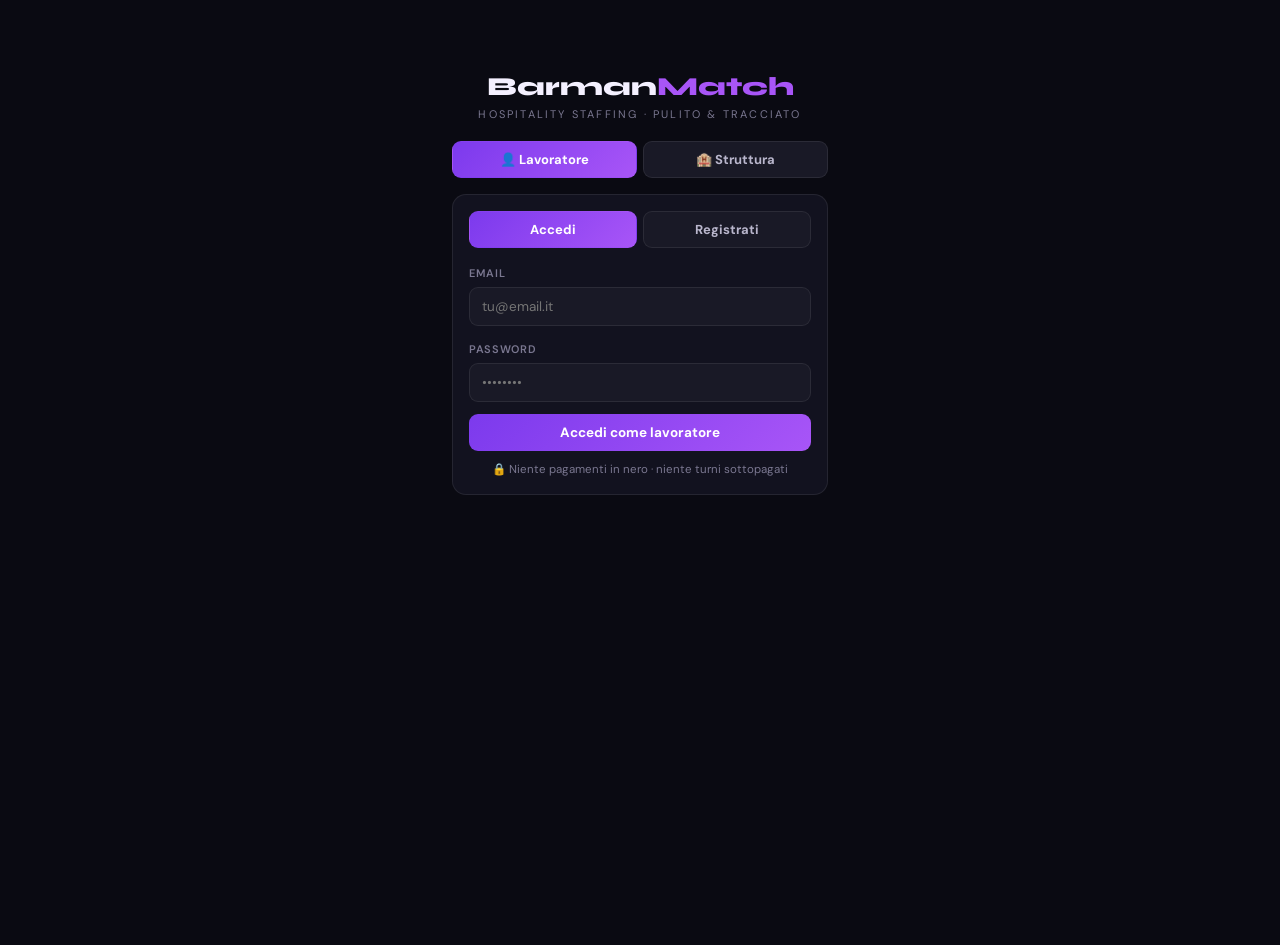
<file: BARMANMATCH_APP/frontend/index.html>
<!DOCTYPE html>
<html lang="it">
<head>
<meta charset="UTF-8">
<meta name="viewport" content="width=device-width, initial-scale=1.0">
<title>BarmanMatch</title>
<meta http-equiv="refresh" content="0; url=app.html">
<link rel="canonical" href="app.html">
<style>body{background:#0a0a12;color:#f4f0ff;font-family:system-ui,sans-serif;display:grid;place-items:center;min-height:100dvh;text-align:center}a{color:#a855f7}</style>
</head>
<body>
<p>BarmanMatch… <a href="app.html">Entra nella piattaforma</a></p>
</body>
</html>
</file>
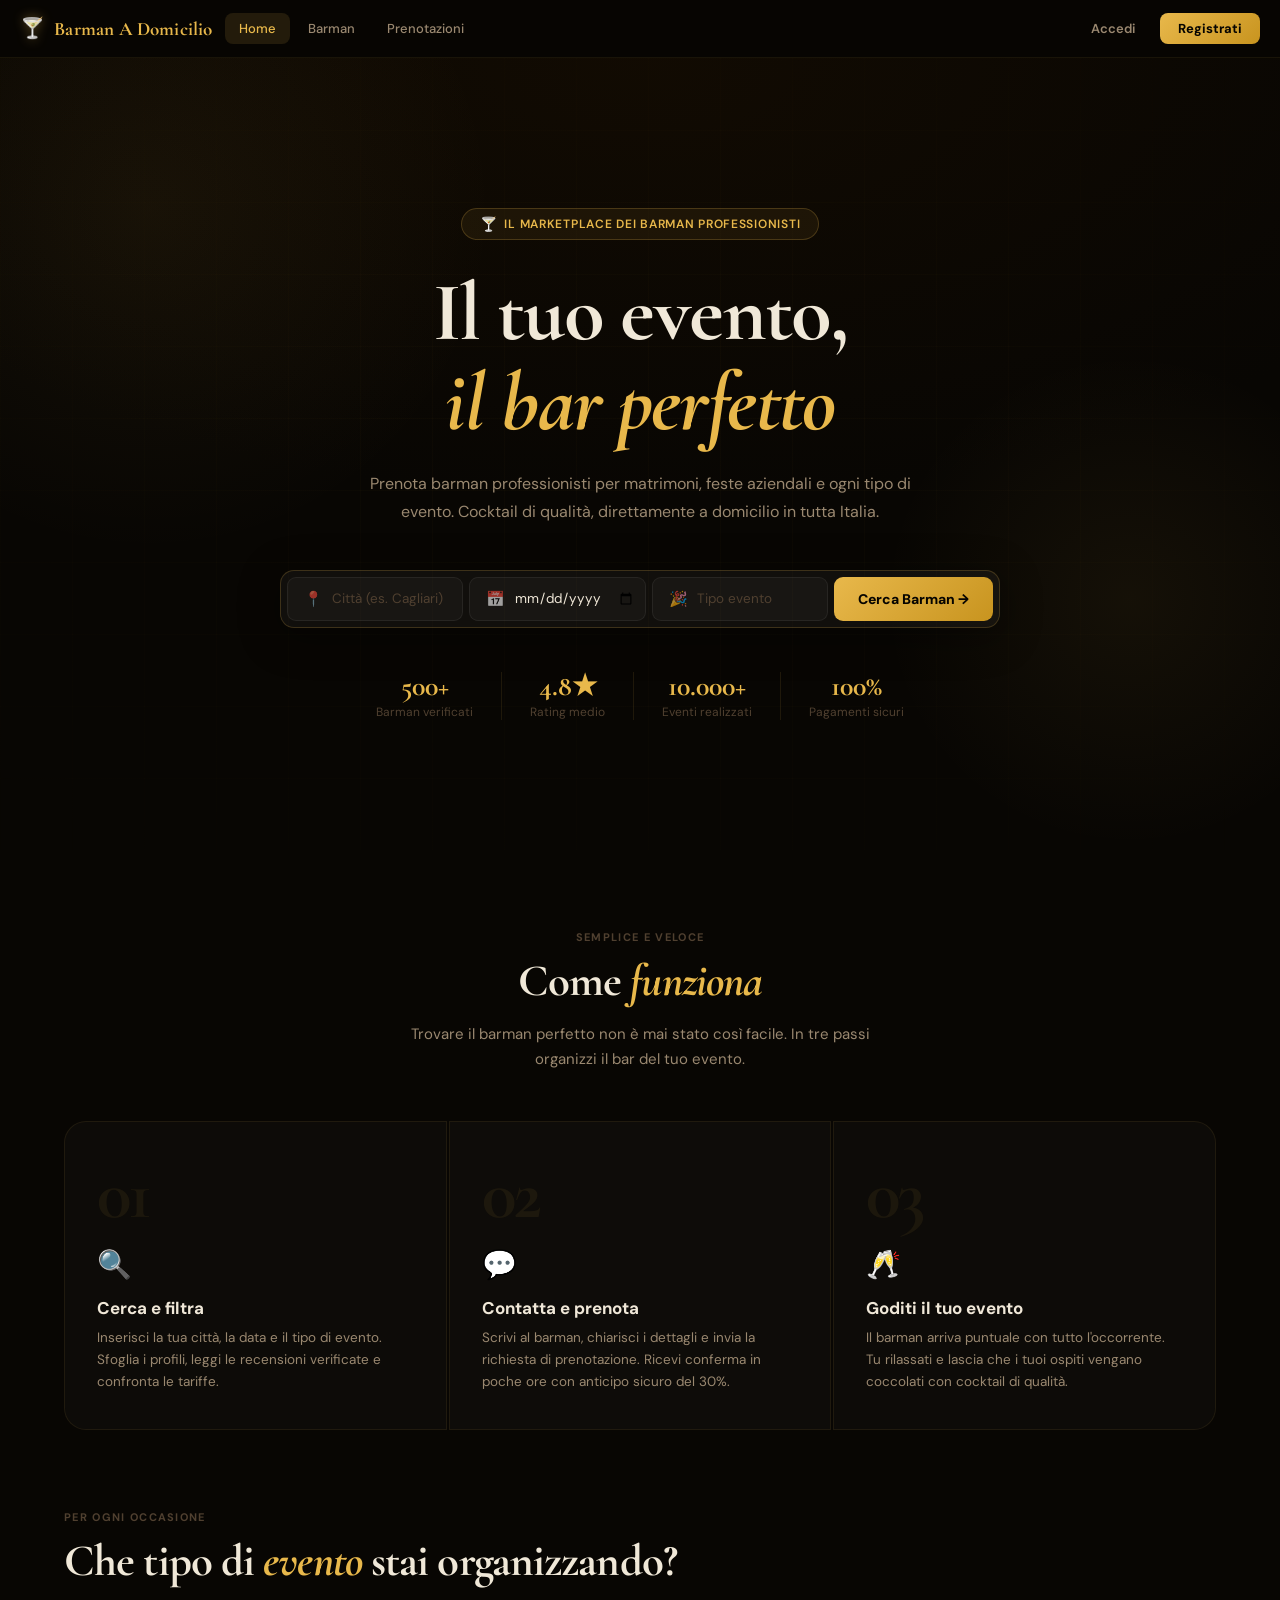
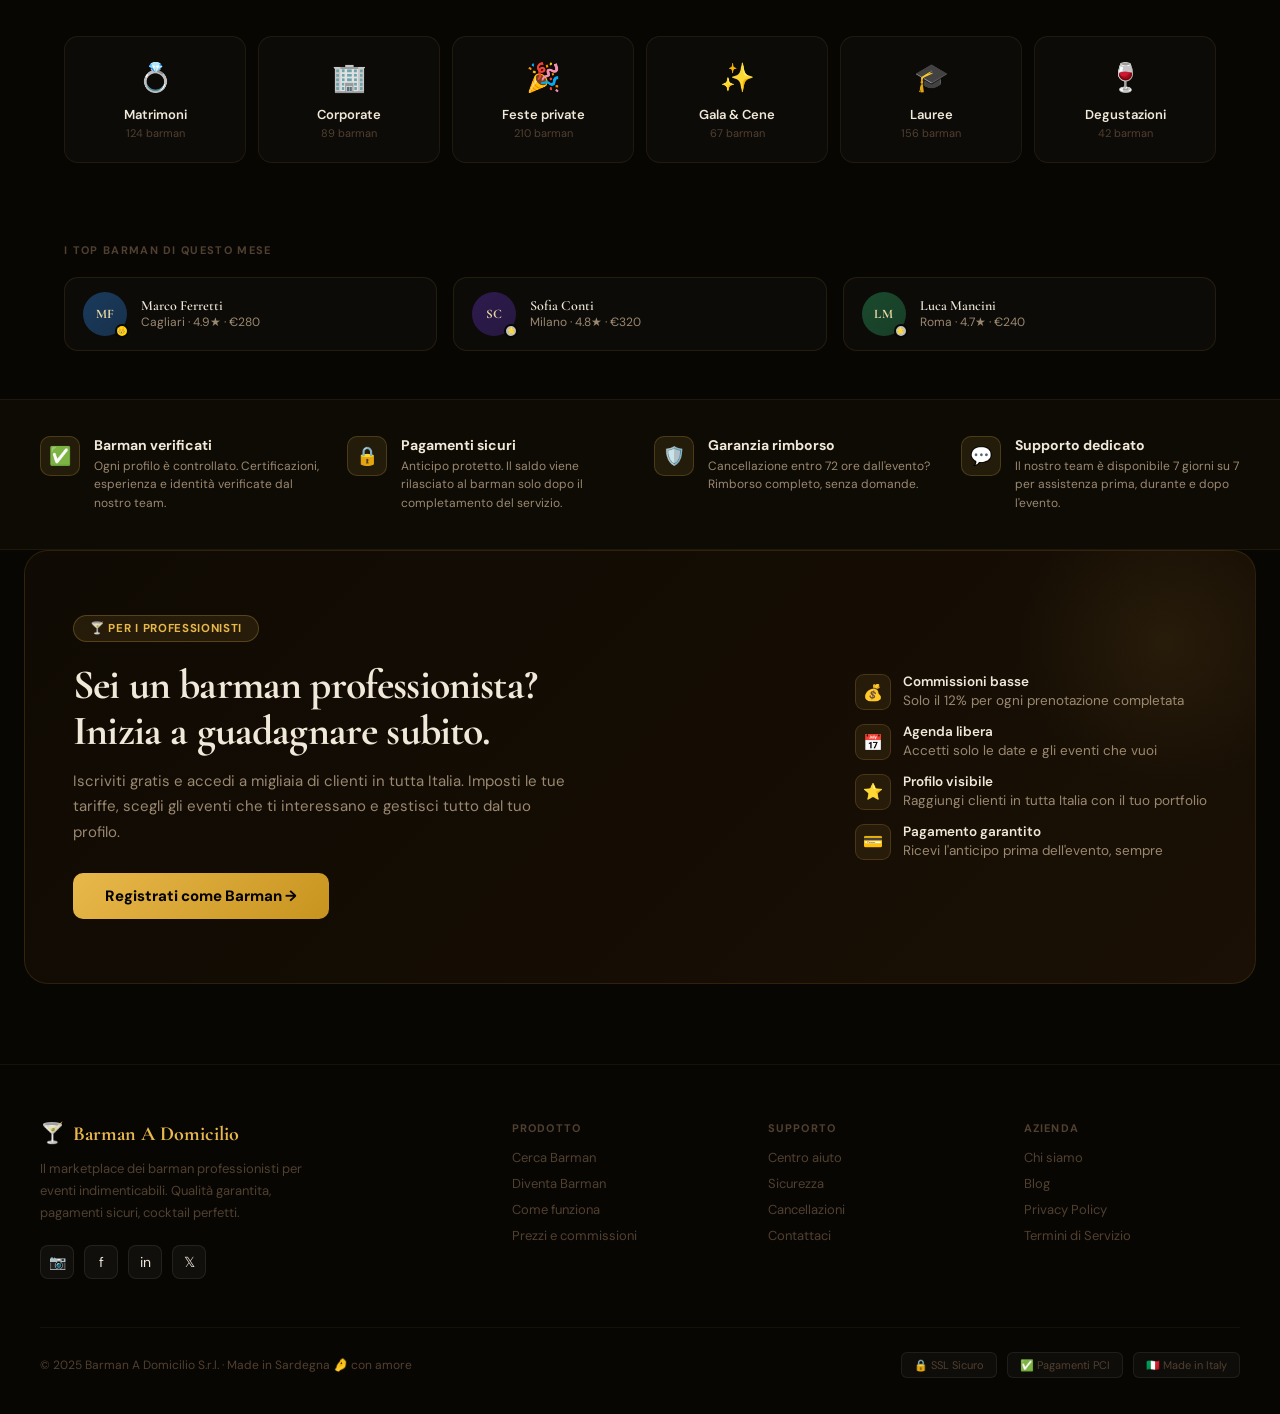
<file: barman_sellable.html>
<!DOCTYPE html>
<html lang="it">
<head>
<meta charset="UTF-8">
<meta name="viewport" content="width=device-width, initial-scale=1.0">
<title>Barman A Domicilio — Il Marketplace dei Barman Professionisti</title>
<link rel="preconnect" href="https://fonts.googleapis.com">
<link href="https://fonts.googleapis.com/css2?family=Cormorant+Garamond:ital,wght@0,400;0,600;0,700;1,400;1,600&family=DM+Sans:ital,opsz,wght@0,9..40,300;0,9..40,400;0,9..40,500;0,9..40,600;0,9..40,700;1,9..40,400&family=Lora:ital,wght@0,400;0,600;1,400&display=swap" rel="stylesheet">
<style>
:root {
  --bg:         #080603;
  --bg2:        #0e0b07;
  --bg3:        #151008;
  --surface:    rgba(255,255,255,.025);
  --surface2:   rgba(255,255,255,.04);
  --gold:       #E8B84B;
  --gold2:      #c8941f;
  --gold-dim:   rgba(232,184,75,.12);
  --gold-border:rgba(232,184,75,.18);
  --text:       #f0e8d8;
  --text2:      #9a8870;
  --text3:      #504030;
  --teal:       #14b8a0;
  --green:      #22c55e;
  --red:        #e03e50;
  --r:          16px;
  --r-sm:       10px;
  --r-lg:       22px;
}

*{margin:0;padding:0;box-sizing:border-box}
html{scroll-behavior:smooth}
body{font-family:'DM Sans',sans-serif;background:var(--bg);color:var(--text);-webkit-font-smoothing:antialiased;overflow-x:hidden}
button{border:none;cursor:pointer;font-family:inherit}
input,select,textarea{font-family:inherit;color:inherit;outline:none}
a{color:inherit;text-decoration:none}
img{max-width:100%}
::-webkit-scrollbar{width:5px}
::-webkit-scrollbar-track{background:var(--bg)}
::-webkit-scrollbar-thumb{background:#2a1f0e;border-radius:3px}

/* ══ ANIMATIONS ══════════════════════════════ */
@keyframes fadeUp{from{opacity:0;transform:translateY(24px)}to{opacity:1;transform:none}}
@keyframes pulse{0%,100%{opacity:1}50%{opacity:.5}}
@keyframes shimmer{0%{transform:translateX(-100%)}100%{transform:translateX(100%)}}
@keyframes spin{to{transform:rotate(360deg)}}
@keyframes glow{0%,100%{box-shadow:0 0 20px rgba(232,184,75,.1)}50%{box-shadow:0 0 40px rgba(232,184,75,.25)}}
.anim-fadeup{animation:fadeUp .55s cubic-bezier(.22,1,.36,1) both}
.anim-d1{animation-delay:.1s}.anim-d2{animation-delay:.2s}.anim-d3{animation-delay:.3s}.anim-d4{animation-delay:.4s}

/* ══ NAV ══════════════════════════════════════ */
#bmp-nav{
  position:sticky;top:0;z-index:200;
  display:flex;align-items:center;gap:4px;
  padding:0 20px;height:58px;
  background:rgba(8,6,3,.9);
  border-bottom:1px solid rgba(232,184,75,.08);
  backdrop-filter:blur(20px);
}
.nav-logo{
  display:flex;align-items:center;gap:9px;
  font-family:'Cormorant Garamond',serif;
  font-size:19px;font-weight:700;color:var(--gold);
  letter-spacing:.01em;margin-right:8px;white-space:nowrap;
  flex-shrink:0;
}
.nav-logo .logo-icon{font-size:20px;filter:drop-shadow(0 0 6px rgba(232,184,75,.4))}
.bmp-navbtn{
  padding:7px 14px;border-radius:8px;
  font-size:13px;font-weight:500;
  color:var(--text2);background:transparent;
  transition:all .15s;white-space:nowrap;
}
.bmp-navbtn:hover{color:var(--text);background:var(--gold-dim)}
.bmp-navbtn.active{color:var(--gold);background:var(--gold-dim)}
.nav-spacer{flex:1}
#bmp-auth-btns,#bmp-user-btns{display:flex;align-items:center;gap:8px;flex-shrink:0}
.btn-nav-ghost{
  padding:7px 16px;border-radius:8px;
  font-size:13px;font-weight:600;color:var(--text2);
  background:transparent;border:1px solid transparent;
  transition:all .15s;
}
.btn-nav-ghost:hover{color:var(--text);border-color:rgba(255,255,255,.1)}
.btn-nav-primary{
  padding:7px 18px;border-radius:8px;
  font-size:13px;font-weight:700;
  background:linear-gradient(135deg,var(--gold),var(--gold2));
  color:#060400;transition:all .15s;
}
.btn-nav-primary:hover{transform:translateY(-1px);box-shadow:0 4px 16px rgba(232,184,75,.3)}

/* ══ PAGES ════════════════════════════════════ */
.bmp-page{display:none}
.bmp-page.active{display:block}

/* ══ HERO ════════════════════════════════════ */
.hero{
  position:relative;min-height:88vh;
  display:flex;align-items:center;justify-content:center;
  overflow:hidden;
  background:radial-gradient(ellipse 100% 80% at 50% 0%, rgba(20,12,2,.8) 0%, var(--bg) 70%);
}
.hero-canvas{
  position:absolute;inset:0;overflow:hidden;pointer-events:none;
}
.hero-orb{
  position:absolute;border-radius:50%;
  background:radial-gradient(circle, rgba(232,184,75,.06) 0%, transparent 70%);
  animation:glow 6s ease-in-out infinite;
}
.hero-orb.o1{width:700px;height:700px;left:-200px;top:-200px}
.hero-orb.o2{width:500px;height:500px;right:-100px;bottom:0;animation-delay:3s}
.hero-grid{
  position:absolute;inset:0;
  background-image:
    linear-gradient(rgba(232,184,75,.025) 1px, transparent 1px),
    linear-gradient(90deg, rgba(232,184,75,.025) 1px, transparent 1px);
  background-size:72px 72px;
  mask-image:radial-gradient(ellipse 80% 80% at 50% 50%, black 20%, transparent 100%);
}
.hero-content{
  position:relative;z-index:2;
  text-align:center;padding:100px 24px 80px;
  max-width:820px;margin:0 auto;
}
.hero-pill{
  display:inline-flex;align-items:center;gap:7px;
  background:rgba(232,184,75,.07);
  border:1px solid rgba(232,184,75,.22);
  border-radius:99px;padding:6px 18px;
  font-size:12px;font-weight:600;color:var(--gold);
  letter-spacing:.06em;text-transform:uppercase;
  margin-bottom:28px;
}
.hero-pill span{font-size:14px}
.hero-h1{
  font-family:'Cormorant Garamond',serif;
  font-size:clamp(2.8rem,7vw,5.2rem);
  font-weight:700;color:var(--text);
  line-height:1.08;margin-bottom:22px;
  letter-spacing:-.02em;
}
.hero-h1 em{font-style:italic;color:var(--gold)}
.hero-sub{
  font-size:16px;color:var(--text2);line-height:1.75;
  margin-bottom:44px;max-width:580px;margin-left:auto;margin-right:auto;
}
/* Search bar */
.hero-search{
  display:flex;gap:0;
  background:rgba(255,255,255,.04);
  border:1px solid rgba(232,184,75,.2);
  border-radius:14px;padding:6px;
  max-width:720px;margin:0 auto 44px;
  box-shadow:0 8px 40px rgba(0,0,0,.4);
  flex-wrap:wrap;gap:6px;
}
.hero-field{
  display:flex;align-items:center;gap:9px;
  background:rgba(255,255,255,.03);
  border:1px solid rgba(255,255,255,.06);
  border-radius:9px;padding:11px 16px;
  flex:1;min-width:140px;
}
.hero-field .fi{font-size:15px;flex-shrink:0;opacity:.6}
.hero-field input{
  background:none;border:none;outline:none;
  color:var(--text);font-size:13.5px;width:100%;
}
.hero-field input::placeholder{color:var(--text3)}
.btn-search{
  background:linear-gradient(135deg,var(--gold),var(--gold2));
  border:none;border-radius:9px;
  padding:11px 24px;color:#060400;
  font-weight:800;font-size:14px;
  white-space:nowrap;flex-shrink:0;
  transition:all .15s;font-family:'DM Sans',sans-serif;
}
.btn-search:hover{transform:translateY(-1px);box-shadow:0 6px 20px rgba(232,184,75,.35)}
/* Stats */
.hero-stats{
  display:flex;gap:0;justify-content:center;flex-wrap:wrap;
}
.hstat{
  padding:0 28px;
  border-right:1px solid rgba(232,184,75,.1);
}
.hstat:last-child{border-right:none}
.hstat-n{
  font-family:'Cormorant Garamond',serif;
  font-size:28px;font-weight:700;color:var(--gold);
  line-height:1;
}
.hstat-l{font-size:12px;color:var(--text3);margin-top:4px}

/* ══ SECTION HELPERS ═════════════════════════ */
.section{padding:80px 24px;max-width:1200px;margin:0 auto}
.section-sm{padding:48px 24px;max-width:1200px;margin:0 auto}
.section-label{
  font-size:11px;font-weight:700;color:var(--text3);
  letter-spacing:.12em;text-transform:uppercase;margin-bottom:12px;
}
.section-title{
  font-family:'Cormorant Garamond',serif;
  font-size:clamp(1.8rem,4vw,2.8rem);
  font-weight:700;color:var(--text);
  line-height:1.15;margin-bottom:14px;
  letter-spacing:-.02em;
}
.section-title em{color:var(--gold);font-style:italic}
.section-sub{font-size:15px;color:var(--text2);line-height:1.7;max-width:520px}
.section-head{margin-bottom:48px}
.section-head.center{text-align:center}
.section-head.center .section-sub{margin:0 auto}

/* ══ HOW IT WORKS ════════════════════════════ */
.how-grid{
  display:grid;grid-template-columns:repeat(3,1fr);gap:2px;
}
@media(max-width:700px){.how-grid{grid-template-columns:1fr}}
.how-card{
  position:relative;padding:36px 32px;
  background:var(--surface);
  border:1px solid rgba(232,184,75,.08);
  transition:all .2s;
}
.how-card:first-child{border-radius:var(--r-lg) 0 0 var(--r-lg)}
.how-card:last-child{border-radius:0 var(--r-lg) var(--r-lg) 0}
.how-card:hover{background:rgba(232,184,75,.04);border-color:rgba(232,184,75,.18);z-index:1}
.how-num{
  font-family:'Cormorant Garamond',serif;
  font-size:72px;font-weight:700;
  color:rgba(232,184,75,.07);
  line-height:1;margin-bottom:16px;
  letter-spacing:-.04em;
}
.how-icon{font-size:28px;margin-bottom:14px}
.how-title{font-size:17px;font-weight:700;color:var(--text);margin-bottom:8px}
.how-desc{font-size:13.5px;color:var(--text2);line-height:1.65}

/* ══ CATEGORIES ══════════════════════════════ */
.cat-grid{
  display:grid;grid-template-columns:repeat(auto-fill,minmax(160px,1fr));gap:12px;
}
.cat-card{
  position:relative;overflow:hidden;
  background:var(--surface);
  border:1px solid rgba(232,184,75,.08);
  border-radius:14px;padding:22px 18px;
  cursor:pointer;transition:all .2s;text-align:center;
}
.cat-card::after{
  content:'';position:absolute;inset:0;
  background:radial-gradient(circle at 50% 0%, rgba(232,184,75,.08), transparent 70%);
  opacity:0;transition:opacity .2s;
}
.cat-card:hover{border-color:rgba(232,184,75,.3);transform:translateY(-3px);box-shadow:0 12px 32px rgba(0,0,0,.35)}
.cat-card:hover::after{opacity:1}
.cat-icon{font-size:28px;margin-bottom:10px}
.cat-name{font-size:13px;font-weight:600;color:var(--text);margin-bottom:3px}
.cat-count{font-size:11px;color:var(--text3)}

/* ══ FEATURED BARMAN CARDS ═══════════════════ */
.featured-grid{
  display:grid;grid-template-columns:repeat(auto-fill,minmax(300px,1fr));gap:16px;
}

/* ══ BARMAN CARDS ════════════════════════════ */
.bmp-barman-card{
  position:relative;overflow:hidden;
  background:var(--surface);
  border:1px solid rgba(232,184,75,.1);
  border-radius:18px;padding:22px;
  cursor:pointer;transition:all .22s;
}
.bmp-barman-card::before{
  content:'';position:absolute;top:0;left:0;right:0;height:1px;
  background:linear-gradient(90deg,transparent,rgba(232,184,75,.3),transparent);
  opacity:0;transition:opacity .2s;
}
.bmp-barman-card:hover{
  border-color:rgba(232,184,75,.28);
  transform:translateY(-3px);
  box-shadow:0 16px 48px rgba(0,0,0,.45);
  background:rgba(255,255,255,.035);
}
.bmp-barman-card:hover::before{opacity:1}
.card-top{display:flex;align-items:flex-start;gap:14px;margin-bottom:16px}
.card-meta{flex:1;min-width:0}
.card-name{
  font-family:'Cormorant Garamond',serif;
  font-size:18px;font-weight:700;color:var(--text);
  margin-bottom:4px;line-height:1.2;
}
.card-location{color:var(--text2);font-size:12.5px;margin-bottom:8px}
.card-rating{display:flex;align-items:center;gap:5px}
.card-resp{color:var(--text3);font-size:11.5px;margin-top:3px}
.card-styles{display:flex;gap:6px;flex-wrap:wrap;margin-bottom:16px}
.card-style-tag{
  background:rgba(232,184,75,.06);
  border:1px solid rgba(232,184,75,.15);
  border-radius:20px;padding:3px 11px;
  font-size:11px;color:#8a7060;
}
.card-bottom{display:flex;align-items:center;justify-content:space-between}
.card-price{
  font-family:'Cormorant Garamond',serif;
  font-size:22px;font-weight:700;color:var(--text);
}
.card-price span{font-family:'DM Sans',sans-serif;font-size:12px;color:var(--text3);font-weight:400}

/* Mini card for featured */
.mini-card{
  display:flex;align-items:center;gap:14px;
  background:var(--surface);
  border:1px solid rgba(232,184,75,.1);
  border-radius:14px;padding:14px 18px;cursor:pointer;
  transition:all .18s;
}
.mini-card:hover{border-color:rgba(232,184,75,.28);background:rgba(232,184,75,.04);transform:translateY(-1px)}
.mini-card-name{font-size:14px;font-weight:600;color:var(--text);font-family:'Cormorant Garamond',serif}
.mini-card-meta{font-size:12px;color:var(--text2)}

/* ══ GUARANTEES BAND ═════════════════════════ */
.guarantee-band{
  border-top:1px solid rgba(232,184,75,.07);
  border-bottom:1px solid rgba(232,184,75,.07);
  background:rgba(232,184,75,.025);
  padding:36px 24px;
}
.guarantee-inner{
  max-width:1200px;margin:0 auto;
  display:grid;grid-template-columns:repeat(auto-fit,minmax(220px,1fr));gap:28px;
}
.guarantee-item{display:flex;align-items:flex-start;gap:14px}
.guarantee-icon{
  width:40px;height:40px;flex-shrink:0;
  border-radius:10px;background:rgba(232,184,75,.1);
  border:1px solid rgba(232,184,75,.2);
  display:flex;align-items:center;justify-content:center;
  font-size:18px;
}
.guarantee-title{font-size:14px;font-weight:700;color:var(--text);margin-bottom:3px}
.guarantee-desc{font-size:12px;color:var(--text2);line-height:1.55}

/* ══ JOIN BARMAN SECTION ══════════════════════ */
.join-section{
  position:relative;overflow:hidden;
  background:linear-gradient(135deg,#0f0a03 0%,#1a1005 100%);
  border:1px solid rgba(232,184,75,.12);
  border-radius:24px;margin:0 24px 80px;
  padding:64px 48px;
  display:flex;align-items:center;justify-content:space-between;
  gap:40px;flex-wrap:wrap;
}
.join-section::before{
  content:'';position:absolute;right:-60px;top:-60px;
  width:300px;height:300px;border-radius:50%;
  background:radial-gradient(circle,rgba(232,184,75,.08),transparent 70%);
  pointer-events:none;
}
.join-left{max-width:500px}
.join-badge{
  display:inline-flex;align-items:center;gap:8px;
  background:rgba(232,184,75,.1);border:1px solid rgba(232,184,75,.25);
  border-radius:99px;padding:5px 16px;
  font-size:11.5px;font-weight:700;color:var(--gold);
  letter-spacing:.06em;text-transform:uppercase;
  margin-bottom:20px;
}
.join-title{
  font-family:'Cormorant Garamond',serif;
  font-size:clamp(1.8rem,3.5vw,2.6rem);
  font-weight:700;color:var(--text);
  line-height:1.12;margin-bottom:14px;
  letter-spacing:-.02em;
}
.join-desc{font-size:15px;color:var(--text2);line-height:1.7}
.join-perks{
  display:flex;flex-direction:column;gap:12px;
  min-width:240px;
}
.join-perk{display:flex;align-items:center;gap:12px}
.jp-icon{
  width:36px;height:36px;border-radius:9px;flex-shrink:0;
  background:rgba(232,184,75,.08);border:1px solid rgba(232,184,75,.18);
  display:flex;align-items:center;justify-content:center;font-size:16px;
}
.jp-text{font-size:13.5px;color:var(--text2);line-height:1.4}
.jp-text strong{color:var(--text);font-weight:600}

/* ══ SEARCH PAGE ════════════════════════════ */
.search-wrap{max-width:1200px;margin:0 auto;padding:40px 24px}
.search-header{margin-bottom:28px}
.search-title{
  font-family:'Cormorant Garamond',serif;
  font-size:2.2rem;font-weight:700;color:var(--text);
  margin-bottom:6px;
}
.search-filters{
  display:flex;gap:10px;flex-wrap:wrap;margin-bottom:28px;align-items:center;
}
.filter-input{
  background:var(--surface);
  border:1px solid rgba(255,255,255,.07);
  border-radius:9px;padding:9px 14px;
  font-size:13px;color:var(--text);flex:1;min-width:150px;
  transition:border-color .15s;
}
.filter-input:focus{border-color:rgba(232,184,75,.4)}
.filter-input::placeholder{color:var(--text3)}
.filter-toggle{
  font-size:13px;color:var(--text2);
  display:flex;align-items:center;gap:7px;cursor:pointer;
  padding:9px 14px;border-radius:9px;
  border:1px solid rgba(255,255,255,.07);
  background:var(--surface);white-space:nowrap;
}
.filter-toggle input{
  width:16px;height:16px;accent-color:var(--gold);
  flex-shrink:0;
}

/* ══ BUTTONS ═════════════════════════════════ */
.btn-gold{
  background:linear-gradient(135deg,var(--gold),var(--gold2));
  border:none;border-radius:10px;
  padding:12px 24px;color:#060400;
  font-weight:800;font-size:14px;
  cursor:pointer;white-space:nowrap;
  font-family:'DM Sans',sans-serif;
  transition:all .15s;flex-shrink:0;
}
.btn-gold:hover{transform:translateY(-1px);box-shadow:0 6px 20px rgba(232,184,75,.3)}
.btn-gold:disabled{background:rgba(255,255,255,.08);color:var(--text3);cursor:not-allowed;transform:none;box-shadow:none}
.btn-outline-gold{
  background:rgba(232,184,75,.08);
  border:1px solid rgba(232,184,75,.22);
  border-radius:10px;padding:11px 22px;color:var(--gold);
  font-weight:700;font-size:13px;cursor:pointer;
  font-family:'DM Sans',sans-serif;transition:all .15s;
}
.btn-outline-gold:hover{background:rgba(232,184,75,.14);border-color:rgba(232,184,75,.4)}
.btn-ghost{
  background:var(--surface);
  border:1px solid rgba(255,255,255,.09);
  border-radius:10px;padding:11px 22px;
  color:var(--text2);font-weight:600;font-size:13.5px;
  cursor:pointer;font-family:'DM Sans',sans-serif;transition:all .15s;
}
.btn-ghost:hover{border-color:rgba(255,255,255,.2);color:var(--text)}

/* ══ AVAILABILITY BADGES ══════════════════════ */
.avail-on{
  font-size:12px;font-weight:600;color:var(--green);
  background:rgba(34,197,94,.1);border:1px solid rgba(34,197,94,.22);
  border-radius:99px;padding:3px 10px;white-space:nowrap;
}
.avail-off{
  font-size:12px;font-weight:600;color:var(--text3);
  background:rgba(90,74,58,.1);border:1px solid rgba(90,74,58,.2);
  border-radius:99px;padding:3px 10px;white-space:nowrap;
}

/* ══ STARS ════════════════════════════════════ */
.stars{color:var(--gold);letter-spacing:1px;font-size:13px}

/* ══ BADGE PILL ══════════════════════════════ */
.badge-pill{
  display:inline-flex;align-items:center;gap:4px;
  padding:3px 10px;border-radius:99px;
  font-size:11px;font-weight:700;border:1px solid;white-space:nowrap;
}

/* ══ TAGS ════════════════════════════════════ */
.tag{
  display:inline-block;background:rgba(232,184,75,.07);
  border:1px solid rgba(232,184,75,.18);border-radius:20px;
  padding:4px 12px;font-size:12px;color:#8a7060;margin:3px 4px 3px 0;
}
.event-tag{
  display:inline-block;background:rgba(20,184,160,.06);
  border:1px solid rgba(20,184,160,.2);border-radius:20px;
  padding:4px 12px;font-size:12px;color:var(--teal);margin:3px 4px 3px 0;
}

/* ══ PROFILE PAGE ════════════════════════════ */
.profile-wrap{max-width:1000px;margin:0 auto;padding:40px 24px}
.profile-header{
  display:flex;gap:28px;align-items:flex-start;flex-wrap:wrap;
  background:var(--surface);border:1px solid rgba(232,184,75,.12);
  border-radius:20px;padding:32px;margin-bottom:28px;
}
.profile-stats{display:flex;gap:12px;flex-wrap:wrap;margin-top:14px}
.stat-box{
  background:rgba(232,184,75,.05);border:1px solid rgba(232,184,75,.12);
  border-radius:10px;padding:10px 16px;text-align:center;min-width:72px;
}
.stat-val{font-size:19px;font-weight:700;color:var(--gold);font-family:'Cormorant Garamond',serif}
.stat-label{font-size:10.5px;color:var(--text3);margin-top:2px}
/* Tab bar */
.tab-bar{
  display:flex;gap:4px;background:rgba(255,255,255,.025);
  border:1px solid rgba(232,184,75,.1);border-radius:11px;
  padding:4px;margin-bottom:24px;flex-wrap:wrap;
}
.tab-item{
  flex:1;min-width:100px;padding:9px 14px;border:1px solid transparent;
  border-radius:8px;font-size:13px;font-weight:600;color:var(--text3);
  background:transparent;cursor:pointer;font-family:'DM Sans',sans-serif;
  transition:all .15s;text-align:center;
}
.tab-item:hover{color:var(--text)}
.tab-item.active{background:var(--gold-dim);border-color:rgba(232,184,75,.25);color:var(--gold)}
.tab-content{
  background:var(--surface);border:1px solid rgba(232,184,75,.08);
  border-radius:14px;padding:24px;min-height:180px;
}

/* ══ REVIEW ITEM ══════════════════════════════ */
.review-item{padding:18px 0;border-bottom:1px solid rgba(232,184,75,.07)}
.review-item:last-child{border-bottom:none}

/* ══ CHAT ════════════════════════════════════ */
.bmp-chat-wrap{max-width:800px;margin:0 auto;padding:24px}
.chat-shell{
  border:1px solid rgba(232,184,75,.12);border-radius:18px;overflow:hidden;
}
.chat-header{
  display:flex;align-items:center;gap:14px;
  padding:16px 20px;border-bottom:1px solid rgba(232,184,75,.1);
  background:rgba(255,255,255,.02);
}
.bmp-messages{
  flex:1;padding:20px;overflow-y:auto;
  display:flex;flex-direction:column;gap:12px;
  min-height:340px;max-height:500px;
  background:rgba(255,255,255,.01);
}
.bmp-msg-wrap{display:flex;align-items:flex-end;gap:0}
.bmp-msg-wrap.user{justify-content:flex-end}
.bmp-msg-wrap.barman{justify-content:flex-start}
.bmp-msg{max-width:70%;padding:10px 14px;font-size:13.5px;line-height:1.55;word-break:break-word}
.bmp-msg.user{
  background:linear-gradient(135deg,var(--gold),var(--gold2));color:#060400;
  border-radius:14px 14px 0 14px;font-weight:500;
}
.bmp-msg.barman{
  background:rgba(255,255,255,.06);color:#e0d0b0;
  border:1px solid rgba(232,184,75,.1);border-radius:14px 14px 14px 0;
}
.bmp-msg-time{font-size:10.5px;color:var(--text3);margin-top:4px}
.chat-footer{
  display:flex;gap:10px;padding:14px 18px;
  border-top:1px solid rgba(232,184,75,.1);background:rgba(255,255,255,.02);
}
.chat-input{
  flex:1;background:rgba(255,255,255,.04);
  border:1px solid rgba(255,255,255,.08);
  border-radius:10px;padding:10px 14px;font-size:13.5px;color:var(--text);
  transition:border-color .15s;
}
.chat-input:focus{border-color:rgba(232,184,75,.4)}
.chat-input::placeholder{color:var(--text3)}
.send-btn{
  background:linear-gradient(135deg,var(--gold),var(--gold2));
  border:none;border-radius:10px;
  width:42px;height:42px;font-size:18px;font-weight:700;
  color:#060400;cursor:pointer;flex-shrink:0;
  display:flex;align-items:center;justify-content:center;
  transition:all .15s;
}
.send-btn:hover{transform:scale(1.06);box-shadow:0 4px 14px rgba(232,184,75,.3)}

/* ══ DASHBOARD ════════════════════════════════ */
.dash-wrap{max-width:1200px;margin:0 auto;padding:40px 24px}
.kpi-grid{display:grid;grid-template-columns:repeat(auto-fit,minmax(160px,1fr));gap:12px;margin-bottom:24px}
.kpi-card{
  background:var(--surface);border:1px solid rgba(232,184,75,.1);
  border-radius:13px;padding:18px 20px;text-align:center;
}
.kpi-val{
  font-size:26px;font-weight:800;color:var(--gold);
  font-family:'Cormorant Garamond',serif;
}
.kpi-lbl{font-size:11.5px;color:var(--text3);margin-top:4px}
.bookings-list{display:flex;flex-direction:column;gap:12px}
.booking-row{
  display:flex;align-items:center;gap:14px;flex-wrap:wrap;
  background:var(--surface);border:1px solid rgba(232,184,75,.08);
  border-radius:14px;padding:16px 20px;transition:border-color .15s;
}
.booking-row:hover{border-color:rgba(232,184,75,.22)}
.bmp-status{
  display:inline-block;border-radius:99px;padding:4px 12px;
  font-size:12px;font-weight:700;border:1px solid;white-space:nowrap;
}

/* ══ MODAL ════════════════════════════════════ */
.modal-overlay{
  position:fixed;inset:0;z-index:9000;
  background:rgba(0,0,0,.85);backdrop-filter:blur(10px);
  display:flex;align-items:center;justify-content:center;padding:20px;
}
.modal{
  background:var(--bg3);
  border:1px solid rgba(232,184,75,.22);
  border-radius:22px;max-width:560px;width:100%;
  max-height:92vh;overflow-y:auto;
  box-shadow:0 24px 80px rgba(0,0,0,.7);
  padding:32px;
}
.modal-step-bar{display:flex;gap:6px;margin-bottom:28px}
.modal-step{flex:1;height:3px;border-radius:2px;transition:background .3s}

/* ══ FORM FIELDS ══════════════════════════════ */
.field-label{
  font-size:10.5px;font-weight:700;color:var(--text3);
  letter-spacing:.07em;text-transform:uppercase;
  margin-bottom:5px;display:block;
}
.field-input{
  width:100%;background:rgba(255,255,255,.04);
  border:1px solid rgba(255,255,255,.08);
  border-radius:9px;padding:10px 14px;
  font-size:13.5px;color:var(--text);
  transition:border-color .15s;
}
.field-input:focus{border-color:rgba(232,184,75,.45);outline:none}
.field-input::placeholder{color:var(--text3)}

/* ══ AVATAR ══════════════════════════════════ */
.bmp-avatar{
  border-radius:50%;display:flex;align-items:center;justify-content:center;
  font-weight:700;color:#e8d5a3;position:relative;flex-shrink:0;
  font-family:'Cormorant Garamond',serif;letter-spacing:.02em;
}
.bmp-badge-dot{
  position:absolute;bottom:-2px;right:-2px;
  border-radius:50%;display:flex;align-items:center;justify-content:center;
  border:2px solid var(--bg);font-size:9px;
}

/* ══ AREA RISERVATA ══════════════════════════ */
.ar-wrap{max-width:1100px;margin:0 auto;padding:32px 20px 60px}
.ar-layout{display:flex;align-items:flex-start;gap:20px;flex-wrap:wrap}
.ar-sidebar{width:220px;flex-shrink:0}
.ar-profile-card{
  background:rgba(18,12,4,.9);border:1px solid rgba(232,184,75,.15);
  border-radius:16px;padding:22px;text-align:center;margin-bottom:12px;
}
.ar-menu{
  background:rgba(18,12,4,.8);border:1px solid rgba(232,184,75,.12);
  border-radius:12px;overflow:hidden;
}
.bmp-ar-menu-btn{
  padding:9px 14px;border-radius:0;
  font-size:13px;font-weight:600;color:var(--text2);
  background:transparent;border:none;cursor:pointer;
  font-family:'DM Sans',sans-serif;transition:all .15s;
  display:flex;align-items:center;gap:7px;width:100%;text-align:left;
  border-bottom:1px solid rgba(232,184,75,.05);
}
.bmp-ar-menu-btn:last-child{border-bottom:none}
.bmp-ar-menu-btn:hover{color:var(--text);background:rgba(232,184,75,.06)}
.bmp-ar-menu-btn.active{color:var(--gold);background:rgba(232,184,75,.1)}
.ar-content-area{flex:1;min-width:0}

/* ══ INBOX / MESSAGES ═════════════════════════ */
.inbox-row{
  display:flex;align-items:center;gap:12px;padding:14px 16px;
  border-bottom:1px solid rgba(232,184,75,.06);cursor:pointer;
  transition:background .15s;
}
.inbox-row:hover{background:rgba(232,184,75,.04)}
.inbox-row.active{background:rgba(232,184,75,.07)}
.inbox-name{font-size:13px;font-weight:700;color:var(--text)}
.inbox-row.unread .inbox-name{color:var(--gold)}
.inbox-time{font-size:11px;color:var(--text3)}
.inbox-preview{font-size:12px;color:var(--text3);white-space:nowrap;overflow:hidden;text-overflow:ellipsis;max-width:180px}

/* ══ KPI CARD ════════════════════════════════ */
.bmp-kpi-card{
  background:var(--surface);border:1px solid rgba(232,184,75,.1);
  border-radius:12px;padding:18px 20px;text-align:center;
}
.bmp-kpi-val{font-size:26px;font-weight:800;color:var(--gold);font-family:'Cormorant Garamond',serif}
.bmp-kpi-lbl{font-size:11.5px;color:var(--text3);margin-top:4px}

/* ══ LOGIN PAGE ════════════════════════════════ */
.login-wrap{
  min-height:80vh;display:flex;align-items:center;
  justify-content:center;padding:60px 20px;
  background:radial-gradient(ellipse 70% 60% at 50% 0%,rgba(20,12,2,.9),var(--bg));
}

/* ══ FOOTER ══════════════════════════════════ */
.footer{
  padding:56px 24px 36px;
  border-top:1px solid rgba(232,184,75,.07);
  margin-top:40px;
}
.footer-inner{max-width:1200px;margin:0 auto}
.footer-grid{
  display:grid;grid-template-columns:2fr 1fr 1fr 1fr;gap:40px;
  margin-bottom:48px;
}
.footer-brand{
  font-family:'Cormorant Garamond',serif;
  font-size:20px;font-weight:700;color:var(--gold);
  display:flex;align-items:center;gap:8px;margin-bottom:12px;
}
.footer-desc{font-size:13px;color:var(--text3);line-height:1.7;max-width:280px;margin-bottom:20px}
.footer-socials{display:flex;gap:10px}
.footer-social{
  width:34px;height:34px;border-radius:8px;
  background:rgba(255,255,255,.04);border:1px solid rgba(255,255,255,.08);
  display:flex;align-items:center;justify-content:center;
  font-size:14px;cursor:pointer;transition:all .15s;
}
.footer-social:hover{background:rgba(232,184,75,.1);border-color:rgba(232,184,75,.2)}
.footer-col-title{font-size:11px;font-weight:700;color:var(--text3);letter-spacing:.1em;text-transform:uppercase;margin-bottom:14px}
.footer-links{display:flex;flex-direction:column;gap:9px}
.footer-link{font-size:13px;color:var(--text3);cursor:pointer;transition:color .15s}
.footer-link:hover{color:var(--text2)}
.footer-bottom{
  display:flex;align-items:center;justify-content:space-between;flex-wrap:wrap;gap:12px;
  border-top:1px solid rgba(232,184,75,.06);padding-top:24px;
}
.footer-copy{font-size:12px;color:var(--text3)}
.footer-badges{display:flex;gap:10px;flex-wrap:wrap}
.footer-badge{
  background:rgba(255,255,255,.03);border:1px solid rgba(255,255,255,.07);
  border-radius:6px;padding:5px 12px;font-size:11px;color:var(--text3);
  display:flex;align-items:center;gap:5px;
}

/* ══ TOAST ════════════════════════════════════ */
#toast{
  position:fixed;bottom:28px;left:50%;
  transform:translateX(-50%) translateY(16px);
  background:rgba(22,160,80,.14);
  border:1px solid rgba(34,197,94,.28);
  color:var(--green);padding:11px 24px;border-radius:10px;
  font-size:14px;font-weight:600;z-index:9999;
  opacity:0;transition:all .3s;pointer-events:none;
  white-space:nowrap;backdrop-filter:blur(14px);
}
#toast.show{opacity:1;transform:translateX(-50%) translateY(0)}

/* ══ ACCESSIBILITY ════════════════════════════ */
button:focus-visible,input:focus-visible,select:focus-visible,textarea:focus-visible{
  outline:2px solid rgba(232,184,75,.5);outline-offset:2px;
}

/* ══ RESPONSIVE ════════════════════════════════ */
@media(max-width:900px){
  .footer-grid{grid-template-columns:1fr 1fr;gap:32px}
  .join-section{padding:40px 28px}
  .how-card:first-child{border-radius:var(--r-lg) var(--r-lg) 0 0}
  .how-card:last-child{border-radius:0 0 var(--r-lg) var(--r-lg)}
}
@media(max-width:640px){
  .hero-content{padding:70px 16px 50px}
  .hero-search{padding:8px;gap:8px}
  .hstat{padding:0 16px}
  .hstat-n{font-size:22px}
  .profile-header{padding:20px}
  .modal{padding:22px}
  .tab-item{font-size:12px;padding:8px 10px;min-width:80px}
  .bmp-messages{min-height:260px;max-height:340px}
  .footer-grid{grid-template-columns:1fr}
  .ar-sidebar{width:100%}
  .join-section{padding:32px 24px}
}
</style>
</head>
<body>
<div id="page-barman-wrapper">
<div class="bmp-root">

  <!-- ═══ NAVBAR ═══════════════════════════════════════ -->
  <div id="bmp-nav">
    <div class="nav-logo">
      <span class="logo-icon">🍸</span>
      Barman A Domicilio
    </div>
    <button class="bmp-navbtn active" data-bmppage="home" onclick="bmpNavigate('home')">Home</button>
    <button class="bmp-navbtn" data-bmppage="search" onclick="bmpNavigate('search')">Barman</button>
    <button class="bmp-navbtn" data-bmppage="dashboard" onclick="bmpNavigate('dashboard')">Prenotazioni</button>
    <button class="bmp-navbtn" id="bmp-msg-navbtn" data-bmppage="area-riservata" onclick="bmpNavigate('area-riservata')" style="display:none">
      Messaggi <span id="bmp-unread-badge" style="display:none;background:#e03e50;color:#fff;border-radius:99px;padding:1px 7px;font-size:10px;margin-left:4px">3</span>
    </button>
    <div class="nav-spacer"></div>
    <div id="bmp-auth-btns">
      <button class="btn-nav-ghost" onclick="bmpNavigate('login')">Accedi</button>
      <button class="btn-nav-primary" onclick="bmpNavigate('login','register')">Registrati</button>
    </div>
    <div id="bmp-user-btns" style="display:none;align-items:center;gap:10px">
      <div style="display:flex;align-items:center;gap:8px;background:rgba(232,184,75,.07);border:1px solid rgba(232,184,75,.14);border-radius:9px;padding:6px 12px">
        <div id="bmp-user-avatar-mini" style="width:28px;height:28px;border-radius:50%;background:linear-gradient(135deg,#1a3a5c,#0d1e30);display:flex;align-items:center;justify-content:center;font-size:11px;color:#e8d5a3;font-weight:700;font-family:'Cormorant Garamond',serif;border:1px solid rgba(232,184,75,.3)">TU</div>
        <span id="bmp-user-name-mini" style="color:var(--text);font-size:13px;font-weight:600"></span>
      </div>
      <button onclick="bmpNavigate('area-riservata')" class="btn-outline-gold" style="padding:7px 14px;font-size:13px">Area Riservata</button>
      <button onclick="bmpLogout()" class="btn-ghost" style="padding:7px 12px;font-size:13px">Esci</button>
    </div>
  </div>

  <!-- ═══ PAGES ═══════════════════════════════════════ -->
  <div id="bmp-pages">

    <!-- ───── HOME PAGE ──────────────────────────────── -->
    <div class="bmp-page active" id="bmppage-home">

      <!-- Hero -->
      <div class="hero">
        <div class="hero-canvas">
          <div class="hero-orb o1"></div>
          <div class="hero-orb o2"></div>
          <div class="hero-grid"></div>
        </div>
        <div class="hero-content anim-fadeup">
          <div class="hero-pill"><span>🍸</span> Il Marketplace dei Barman Professionisti</div>
          <h1 class="hero-h1">Il tuo evento,<br><em>il bar perfetto</em></h1>
          <p class="hero-sub">Prenota barman professionisti per matrimoni, feste aziendali e ogni tipo di evento. Cocktail di qualità, direttamente a domicilio in tutta Italia.</p>
          <div class="hero-search">
            <div class="hero-field"><span class="fi">📍</span><input type="text" id="hero-city" placeholder="Città (es. Cagliari)"></div>
            <div class="hero-field"><span class="fi">📅</span><input type="date" id="hero-date"></div>
            <div class="hero-field"><span class="fi">🎉</span><input type="text" id="hero-event" placeholder="Tipo evento"></div>
            <button class="btn-search" onclick="bmpNavigate('search',{city:document.getElementById('hero-city').value,date:document.getElementById('hero-date').value,eventType:document.getElementById('hero-event').value})">Cerca Barman →</button>
          </div>
          <div class="hero-stats">
            <div class="hstat"><div class="hstat-n">500+</div><div class="hstat-l">Barman verificati</div></div>
            <div class="hstat"><div class="hstat-n">4.8★</div><div class="hstat-l">Rating medio</div></div>
            <div class="hstat"><div class="hstat-n">10.000+</div><div class="hstat-l">Eventi realizzati</div></div>
            <div class="hstat"><div class="hstat-n">100%</div><div class="hstat-l">Pagamenti sicuri</div></div>
          </div>
        </div>
      </div>

      <!-- Come funziona -->
      <div class="section">
        <div class="section-head center">
          <div class="section-label">Semplice e veloce</div>
          <h2 class="section-title">Come <em>funziona</em></h2>
          <p class="section-sub">Trovare il barman perfetto non è mai stato così facile. In tre passi organizzi il bar del tuo evento.</p>
        </div>
        <div class="how-grid">
          <div class="how-card">
            <div class="how-num">01</div>
            <div class="how-icon">🔍</div>
            <div class="how-title">Cerca e filtra</div>
            <div class="how-desc">Inserisci la tua città, la data e il tipo di evento. Sfoglia i profili, leggi le recensioni verificate e confronta le tariffe.</div>
          </div>
          <div class="how-card">
            <div class="how-num">02</div>
            <div class="how-icon">💬</div>
            <div class="how-title">Contatta e prenota</div>
            <div class="how-desc">Scrivi al barman, chiarisci i dettagli e invia la richiesta di prenotazione. Ricevi conferma in poche ore con anticipo sicuro del 30%.</div>
          </div>
          <div class="how-card">
            <div class="how-num">03</div>
            <div class="how-icon">🥂</div>
            <div class="how-title">Goditi il tuo evento</div>
            <div class="how-desc">Il barman arriva puntuale con tutto l'occorrente. Tu rilassati e lascia che i tuoi ospiti vengano coccolati con cocktail di qualità.</div>
          </div>
        </div>
      </div>

      <!-- Categorie evento -->
      <div class="section" style="padding-top:0">
        <div class="section-head">
          <div class="section-label">Per ogni occasione</div>
          <h2 class="section-title">Che tipo di <em>evento</em> stai organizzando?</h2>
        </div>
        <div class="cat-grid">
          <div class="cat-card" onclick="bmpNavigate('search',{eventType:'Matrimonio'})">
            <div class="cat-icon">💍</div>
            <div class="cat-name">Matrimoni</div>
            <div class="cat-count">124 barman</div>
          </div>
          <div class="cat-card" onclick="bmpNavigate('search',{eventType:'Corporate'})">
            <div class="cat-icon">🏢</div>
            <div class="cat-name">Corporate</div>
            <div class="cat-count">89 barman</div>
          </div>
          <div class="cat-card" onclick="bmpNavigate('search',{eventType:'Privato'})">
            <div class="cat-icon">🎉</div>
            <div class="cat-name">Feste private</div>
            <div class="cat-count">210 barman</div>
          </div>
          <div class="cat-card" onclick="bmpNavigate('search',{eventType:'Gala'})">
            <div class="cat-icon">✨</div>
            <div class="cat-name">Gala & Cene</div>
            <div class="cat-count">67 barman</div>
          </div>
          <div class="cat-card" onclick="bmpNavigate('search',{eventType:'Laurea'})">
            <div class="cat-icon">🎓</div>
            <div class="cat-name">Lauree</div>
            <div class="cat-count">156 barman</div>
          </div>
          <div class="cat-card" onclick="bmpNavigate('search',{eventType:'Degustazione'})">
            <div class="cat-icon">🍷</div>
            <div class="cat-name">Degustazioni</div>
            <div class="cat-count">42 barman</div>
          </div>
        </div>
      </div>

      <!-- Featured barman -->
      <div class="section-sm" style="padding-top:0">
        <div class="section-label" style="margin-bottom:20px">I Top Barman di questo mese</div>
        <div class="featured-grid" id="bmp-featured-cards"></div>
      </div>

      <!-- Garanzie -->
      <div class="guarantee-band">
        <div class="guarantee-inner">
          <div class="guarantee-item">
            <div class="guarantee-icon">✅</div>
            <div><div class="guarantee-title">Barman verificati</div><div class="guarantee-desc">Ogni profilo è controllato. Certificazioni, esperienza e identità verificate dal nostro team.</div></div>
          </div>
          <div class="guarantee-item">
            <div class="guarantee-icon">🔒</div>
            <div><div class="guarantee-title">Pagamenti sicuri</div><div class="guarantee-desc">Anticipo protetto. Il saldo viene rilasciato al barman solo dopo il completamento del servizio.</div></div>
          </div>
          <div class="guarantee-item">
            <div class="guarantee-icon">🛡️</div>
            <div><div class="guarantee-title">Garanzia rimborso</div><div class="guarantee-desc">Cancellazione entro 72 ore dall'evento? Rimborso completo, senza domande.</div></div>
          </div>
          <div class="guarantee-item">
            <div class="guarantee-icon">💬</div>
            <div><div class="guarantee-title">Supporto dedicato</div><div class="guarantee-desc">Il nostro team è disponibile 7 giorni su 7 per assistenza prima, durante e dopo l'evento.</div></div>
          </div>
        </div>
      </div>

      <!-- Join as barman -->
      <div class="join-section">
        <div class="join-left">
          <div class="join-badge">🍸 Per i Professionisti</div>
          <h2 class="join-title">Sei un barman professionista?<br>Inizia a guadagnare subito.</h2>
          <p class="join-desc" style="margin-bottom:28px">Iscriviti gratis e accedi a migliaia di clienti in tutta Italia. Imposti le tue tariffe, scegli gli eventi che ti interessano e gestisci tutto dal tuo profilo.</p>
          <button class="btn-gold" style="padding:13px 32px;font-size:15px" onclick="bmpNavigate('login','register')">Registrati come Barman →</button>
        </div>
        <div class="join-perks">
          <div class="join-perk"><div class="jp-icon">💰</div><div class="jp-text"><strong>Commissioni basse</strong><br>Solo il 12% per ogni prenotazione completata</div></div>
          <div class="join-perk"><div class="jp-icon">📅</div><div class="jp-text"><strong>Agenda libera</strong><br>Accetti solo le date e gli eventi che vuoi</div></div>
          <div class="join-perk"><div class="jp-icon">⭐</div><div class="jp-text"><strong>Profilo visibile</strong><br>Raggiungi clienti in tutta Italia con il tuo portfolio</div></div>
          <div class="join-perk"><div class="jp-icon">💳</div><div class="jp-text"><strong>Pagamento garantito</strong><br>Ricevi l'anticipo prima dell'evento, sempre</div></div>
        </div>
      </div>

    </div><!-- /home -->

    <!-- ───── SEARCH PAGE ─────────────────────────────── -->
    <div class="bmp-page" id="bmppage-search">
      <div class="search-wrap">
        <div class="search-header">
          <h2 class="search-title">Trova il tuo Barman</h2>
          <p id="bmp-result-count" style="color:var(--text3)"></p>
        </div>
        <div class="search-filters">
          <input type="text" class="filter-input" id="bmp-search-q" placeholder="🔍  Cerca per città o nome..." oninput="bmpRenderSearch()">
          <select class="filter-input" id="bmp-badge-filter" onchange="bmpRenderSearch()" style="min-width:160px">
            <option value="">Tutti i livelli</option>
            <option>Elite</option><option>Top Barman</option><option>Verified Pro</option>
          </select>
          <select class="filter-input" id="bmp-sort" onchange="bmpRenderSearch()" style="min-width:170px">
            <option value="rating">Ordina: Rating</option>
            <option value="reviews">Ordina: Recensioni</option>
            <option value="price_asc">Prezzo: crescente</option>
            <option value="price_desc">Prezzo: decrescente</option>
          </select>
          <label class="filter-toggle"><input type="checkbox" id="bmp-only-avail" onchange="bmpRenderSearch()">Solo disponibili</label>
        </div>
        <div style="display:grid;grid-template-columns:repeat(auto-fill,minmax(300px,1fr));gap:16px" id="bmp-barmen-grid"></div>
      </div>
    </div>

    <!-- ───── PROFILE PAGE ────────────────────────────── -->
    <div class="bmp-page" id="bmppage-profile">
      <div class="profile-wrap" id="bmp-profile-content"></div>
    </div>

    <!-- ───── CHAT PAGE ───────────────────────────────── -->
    <div class="bmp-page" id="bmppage-chat">
      <div class="bmp-chat-wrap" id="bmp-chat-content"></div>
    </div>

    <!-- ───── DASHBOARD PAGE ─────────────────────────── -->
    <div class="bmp-page" id="bmppage-dashboard">
      <div class="dash-wrap">
        <h2 style="font-family:'Cormorant Garamond',serif;font-size:2rem;color:var(--text);margin-bottom:28px">Le mie prenotazioni</h2>
        <div class="kpi-grid">
          <div class="kpi-card"><div class="kpi-val">3</div><div class="kpi-lbl">Prenotazioni totali</div></div>
          <div class="kpi-card"><div class="kpi-val">€950</div><div class="kpi-lbl">Spesa totale</div></div>
          <div class="kpi-card"><div class="kpi-val">1</div><div class="kpi-lbl">In corso</div></div>
          <div class="kpi-card"><div class="kpi-val">4.8★</div><div class="kpi-lbl">Rating medio</div></div>
        </div>
        <div class="bookings-list" id="bmp-bookings-list"></div>
      </div>
    </div>

    <!-- ───── LOGIN PAGE ─────────────────────────────── -->
    <div class="bmp-page" id="bmppage-login">
      <div class="login-wrap">
        <div style="position:relative;z-index:1;width:100%;max-width:460px">
          <div style="text-align:center;margin-bottom:32px">
            <div style="font-size:38px;margin-bottom:10px;filter:drop-shadow(0 0 12px rgba(232,184,75,.3))">🍸</div>
            <div style="font-family:'Cormorant Garamond',serif;font-size:26px;color:var(--gold);font-weight:700">Barman A Domicilio</div>
            <div style="color:var(--text3);font-size:13px;margin-top:6px">Il marketplace dei barman professionisti</div>
          </div>
          <div style="background:rgba(18,12,4,.95);border:1px solid rgba(232,184,75,.2);border-radius:22px;padding:36px;backdrop-filter:blur(24px);box-shadow:0 28px 80px rgba(0,0,0,.6)">
            <div id="bmp-login-tabs" style="display:flex;background:rgba(255,255,255,.03);border:1px solid rgba(232,184,75,.1);border-radius:10px;padding:4px;margin-bottom:28px">
              <button id="btn-tab-login" onclick="bmpSetAuthTab('login')" style="flex:1;background:var(--gold-dim);border:1px solid rgba(232,184,75,.25);border-radius:7px;padding:9px;color:var(--gold);font-weight:700;font-size:13px;cursor:pointer;font-family:'DM Sans',sans-serif;transition:all .2s">Accedi</button>
              <button id="btn-tab-register" onclick="bmpSetAuthTab('register')" style="flex:1;background:transparent;border:1px solid transparent;border-radius:7px;padding:9px;color:var(--text3);font-weight:700;font-size:13px;cursor:pointer;font-family:'DM Sans',sans-serif;transition:all .2s">Registrati</button>
            </div>
            <div id="bmp-login-form">
              <div style="margin-bottom:16px"><label class="field-label">Email</label><input type="email" id="bmp-login-email" class="field-input" placeholder="tua@email.com"></div>
              <div style="margin-bottom:8px">
                <label class="field-label">Password</label>
                <div style="position:relative">
                  <input type="password" id="bmp-login-pwd" class="field-input" placeholder="••••••••" style="padding-right:44px">
                  <button onclick="bmpTogglePwd('bmp-login-pwd',this)" style="position:absolute;right:12px;top:50%;transform:translateY(-50%);background:none;border:none;color:var(--text3);cursor:pointer;font-size:16px">👁</button>
                </div>
              </div>
              <div style="text-align:right;margin-bottom:24px"><span style="color:var(--gold);font-size:12px;cursor:pointer" onclick="bmpShowForgot()">Password dimenticata?</span></div>
              <div id="bmp-login-err" style="display:none;background:rgba(224,62,80,.08);border:1px solid rgba(224,62,80,.2);border-radius:8px;padding:10px 14px;color:var(--red);font-size:13px;margin-bottom:16px"></div>
              <button class="btn-gold" style="width:100%;padding:14px;font-size:15px" onclick="bmpDoLogin()">Accedi →</button>
              <div style="text-align:center;margin-top:20px">
                <div style="display:flex;align-items:center;gap:12px;margin-bottom:16px">
                  <div style="flex:1;height:1px;background:rgba(232,184,75,.1)"></div>
                  <span style="color:var(--text3);font-size:12px">oppure</span>
                  <div style="flex:1;height:1px;background:rgba(232,184,75,.1)"></div>
                </div>
                <button onclick="bmpDoSocialLogin('Google')" style="width:100%;background:rgba(255,255,255,.05);border:1px solid rgba(255,255,255,.1);border-radius:10px;padding:11px;color:var(--text);font-size:13px;cursor:pointer;font-family:'DM Sans',sans-serif;margin-bottom:8px">🔵 Continua con Google</button>
                <button onclick="bmpDoSocialLogin('Facebook')" style="width:100%;background:rgba(255,255,255,.05);border:1px solid rgba(255,255,255,.1);border-radius:10px;padding:11px;color:var(--text);font-size:13px;cursor:pointer;font-family:'DM Sans',sans-serif">🔷 Continua con Facebook</button>
              </div>
              <div style="text-align:center;margin-top:20px;color:var(--text3);font-size:12px">
                Demo: <span style="color:var(--gold);cursor:pointer" onclick="document.getElementById('bmp-login-email').value='demo@barman.it';document.getElementById('bmp-login-pwd').value='demo1234'">demo@barman.it / demo1234</span>
              </div>
            </div>
            <div id="bmp-register-form" style="display:none">
              <div style="margin-bottom:20px">
                <label class="field-label">Sei un...</label>
                <div style="display:flex;gap:10px">
                  <label id="role-client-lbl" onclick="bmpSetRole('client')" style="flex:1;background:var(--gold-dim);border:1px solid rgba(232,184,75,.3);border-radius:10px;padding:14px;text-align:center;cursor:pointer;transition:all .2s">
                    <div style="font-size:24px;margin-bottom:6px">👤</div>
                    <div style="color:var(--gold);font-weight:700;font-size:13px">Cliente</div>
                    <div style="color:var(--text3);font-size:11px;margin-top:3px">Cerco un barman</div>
                  </label>
                  <label id="role-barman-lbl" onclick="bmpSetRole('barman')" style="flex:1;background:var(--surface);border:1px solid rgba(232,184,75,.1);border-radius:10px;padding:14px;text-align:center;cursor:pointer;transition:all .2s">
                    <div style="font-size:24px;margin-bottom:6px">🍸</div>
                    <div style="color:var(--text2);font-weight:700;font-size:13px">Barman Pro</div>
                    <div style="color:var(--text3);font-size:11px;margin-top:3px">Offro il mio servizio</div>
                  </label>
                </div>
              </div>
              <div style="display:grid;grid-template-columns:1fr 1fr;gap:12px;margin-bottom:14px">
                <div><label class="field-label">Nome</label><input type="text" id="bmp-reg-nome" class="field-input" placeholder="Mario"></div>
                <div><label class="field-label">Cognome</label><input type="text" id="bmp-reg-cognome" class="field-input" placeholder="Rossi"></div>
              </div>
              <div style="margin-bottom:14px"><label class="field-label">Email</label><input type="email" id="bmp-reg-email" class="field-input" placeholder="mario@email.com"></div>
              <div style="margin-bottom:14px"><label class="field-label">Telefono</label><input type="tel" id="bmp-reg-tel" class="field-input" placeholder="+39 333 000 0000"></div>
              <div id="bmp-barman-fields" style="display:none">
                <div style="margin-bottom:14px"><label class="field-label">Città di operatività</label><input type="text" id="bmp-reg-city" class="field-input" placeholder="Es. Cagliari"></div>
                <div style="margin-bottom:14px"><label class="field-label">Anni di esperienza</label><input type="number" id="bmp-reg-exp" class="field-input" placeholder="5"></div>
              </div>
              <div style="margin-bottom:14px">
                <label class="field-label">Password</label>
                <div style="position:relative">
                  <input type="password" id="bmp-reg-pwd" class="field-input" placeholder="Min. 8 caratteri" oninput="bmpCheckPwdStrength(this.value)" style="padding-right:44px">
                  <button onclick="bmpTogglePwd('bmp-reg-pwd',this)" style="position:absolute;right:12px;top:50%;transform:translateY(-50%);background:none;border:none;color:var(--text3);cursor:pointer;font-size:16px">👁</button>
                </div>
                <div id="bmp-pwd-strength" style="margin-top:8px;display:flex;gap:4px">
                  <div style="flex:1;height:3px;border-radius:2px;background:rgba(255,255,255,.08)"></div>
                  <div style="flex:1;height:3px;border-radius:2px;background:rgba(255,255,255,.08)"></div>
                  <div style="flex:1;height:3px;border-radius:2px;background:rgba(255,255,255,.08)"></div>
                  <div style="flex:1;height:3px;border-radius:2px;background:rgba(255,255,255,.08)"></div>
                </div>
              </div>
              <div style="margin-bottom:20px"><label class="field-label">Conferma Password</label><input type="password" id="bmp-reg-pwd2" class="field-input" placeholder="Ripeti la password"></div>
              <label style="display:flex;gap:10px;align-items:flex-start;color:var(--text3);font-size:12px;margin-bottom:20px;cursor:pointer;line-height:1.5">
                <input type="checkbox" id="bmp-reg-terms" style="accent-color:var(--gold);margin-top:2px;flex-shrink:0">
                Accetto i <span style="color:var(--gold);cursor:pointer">&nbsp;Termini di Servizio</span>&nbsp;e la&nbsp;<span style="color:var(--gold);cursor:pointer">Privacy Policy</span>
              </label>
              <div id="bmp-reg-err" style="display:none;background:rgba(224,62,80,.08);border:1px solid rgba(224,62,80,.2);border-radius:8px;padding:10px 14px;color:var(--red);font-size:13px;margin-bottom:16px"></div>
              <button class="btn-gold" style="width:100%;padding:14px;font-size:15px" onclick="bmpDoRegister()">Crea account →</button>
            </div>
          </div>
        </div>
      </div>
    </div>

    <!-- ───── AREA RISERVATA PAGE ─────────────────────── -->
    <div class="bmp-page" id="bmppage-area-riservata">
      <div class="ar-wrap">
        <div class="ar-layout">
          <div class="ar-sidebar">
            <div class="ar-profile-card">
              <div id="bmp-ar-avatar" style="width:70px;height:70px;border-radius:50%;background:linear-gradient(135deg,#1a3a5c,#0d1e30);display:flex;align-items:center;justify-content:center;font-size:24px;color:#e8d5a3;font-weight:700;font-family:'Cormorant Garamond',serif;border:2px solid rgba(232,184,75,.4);margin:0 auto 14px"></div>
              <div id="bmp-ar-name" style="font-family:'Cormorant Garamond',serif;font-size:18px;color:var(--text);font-weight:700;margin-bottom:4px"></div>
              <div id="bmp-ar-role-badge" style="display:inline-block;border-radius:20px;padding:3px 12px;font-size:11px;font-weight:700;margin-bottom:10px"></div>
              <div id="bmp-ar-email" style="color:var(--text3);font-size:12px;margin-bottom:14px"></div>
              <div style="height:1px;background:rgba(232,184,75,.1);margin-bottom:14px"></div>
              <div style="display:flex;justify-content:space-around">
                <div style="text-align:center"><div style="color:var(--gold);font-family:'Cormorant Garamond',serif;font-weight:700;font-size:20px" id="bmp-ar-stat1">3</div><div style="color:var(--text3);font-size:11px">Prenotazioni</div></div>
                <div style="text-align:center"><div style="color:var(--gold);font-family:'Cormorant Garamond',serif;font-weight:700;font-size:20px" id="bmp-ar-stat2">7</div><div style="color:var(--text3);font-size:11px">Messaggi</div></div>
              </div>
            </div>
            <div class="ar-menu">
              <button class="bmp-ar-menu-btn active" onclick="bmpSetArTab('messaggi',this)">✉️ Messaggi <span style="background:#e03e50;color:#fff;border-radius:99px;padding:1px 7px;font-size:10px;margin-left:auto">3</span></button>
              <button class="bmp-ar-menu-btn" onclick="bmpSetArTab('prenotazioni',this)">📋 Prenotazioni</button>
              <button class="bmp-ar-menu-btn" onclick="bmpSetArTab('profilo',this)">👤 Il mio Profilo</button>
              <button class="bmp-ar-menu-btn" onclick="bmpSetArTab('notifiche',this)">🔔 Notifiche</button>
              <button class="bmp-ar-menu-btn" onclick="bmpSetArTab('sicurezza',this)">🔒 Sicurezza</button>
            </div>
          </div>
          <div class="ar-content-area" id="bmp-ar-content"></div>
        </div>
      </div>
    </div>

  </div><!-- /pages -->

  <!-- ═══ FOOTER ═══════════════════════════════════════ -->
  <div class="footer">
    <div class="footer-inner">
      <div class="footer-grid">
        <div>
          <div class="footer-brand"><span>🍸</span> Barman A Domicilio</div>
          <p class="footer-desc">Il marketplace dei barman professionisti per eventi indimenticabili. Qualità garantita, pagamenti sicuri, cocktail perfetti.</p>
          <div class="footer-socials">
            <div class="footer-social">📷</div>
            <div class="footer-social">f</div>
            <div class="footer-social">in</div>
            <div class="footer-social">𝕏</div>
          </div>
        </div>
        <div>
          <div class="footer-col-title">Prodotto</div>
          <div class="footer-links">
            <span class="footer-link" onclick="bmpNavigate('search')">Cerca Barman</span>
            <span class="footer-link" onclick="bmpNavigate('login','register')">Diventa Barman</span>
            <span class="footer-link">Come funziona</span>
            <span class="footer-link">Prezzi e commissioni</span>
          </div>
        </div>
        <div>
          <div class="footer-col-title">Supporto</div>
          <div class="footer-links">
            <span class="footer-link">Centro aiuto</span>
            <span class="footer-link">Sicurezza</span>
            <span class="footer-link">Cancellazioni</span>
            <span class="footer-link">Contattaci</span>
          </div>
        </div>
        <div>
          <div class="footer-col-title">Azienda</div>
          <div class="footer-links">
            <span class="footer-link">Chi siamo</span>
            <span class="footer-link">Blog</span>
            <span class="footer-link">Privacy Policy</span>
            <span class="footer-link">Termini di Servizio</span>
          </div>
        </div>
      </div>
      <div class="footer-bottom">
        <div class="footer-copy">© 2025 Barman A Domicilio S.r.l. · Made in Sardegna 🤌 con amore</div>
        <div class="footer-badges">
          <div class="footer-badge">🔒 SSL Sicuro</div>
          <div class="footer-badge">✅ Pagamenti PCI</div>
          <div class="footer-badge">🇮🇹 Made in Italy</div>
        </div>
      </div>
    </div>
  </div>

</div><!-- /bmp-root -->
</div><!-- /page-barman-wrapper -->

<!-- Booking Modal -->
<div id="bmp-booking-modal" style="display:none" class="modal-overlay" onclick="if(event.target===this)bmpCloseBooking()">
  <div class="modal" id="bmp-booking-modal-inner" onclick="event.stopPropagation()"></div>
</div>

<!-- Toast -->
<div id="toast"></div>

<script>
// ══ DATA ══════════════════════════════════════════════════════════════════════
const BMP_BARMEN = [
  { id:1, name:"Marco Ferretti", city:"Cagliari", region:"Sardegna", rating:4.9, reviews:63, price:280, badge:"Elite", styles:["Cocktail Classici","Flair Bartending","Aperitivo"], img:"MF", available:true, bio:"Campione regionale di flair bartending con 10+ anni di esperienza. Specializzato in matrimoni e eventi corporate.", events:["Matrimoni","Corporate","Privati"], response:"< 2 ore", completions:187 },
  { id:2, name:"Sofia Conti", city:"Milano", region:"Lombardia", rating:4.8, reviews:41, price:320, badge:"Top Barman", styles:["Molecular Mixology","Craft Cocktails","Wine Service"], img:"SC", available:true, bio:"Ex head bartender di un cocktail bar stellato. Porta l'alta mixology direttamente ai tuoi eventi.", events:["Matrimoni","Gala","Corporate"], response:"< 1 ora", completions:98 },
  { id:3, name:"Luca Mancini", city:"Roma", region:"Lazio", rating:4.7, reviews:29, price:240, badge:"Top Barman", styles:["Aperitivo Italiano","Cocktail Tropicali","Beer Service"], img:"LM", available:true, bio:"Bartender romano con specializzazione negli aperitivi e feste all'aperto. Ama portare allegria ad ogni evento.", events:["Feste","Compleanni","Lauree"], response:"< 4 ore", completions:71 },
  { id:4, name:"Giulia Esposito", city:"Napoli", region:"Campania", rating:4.6, reviews:18, price:200, badge:"Verified Pro", styles:["Cocktail Classici","Spritz & Aperol","Mocktails"], img:"GE", available:false, bio:"Specializzata in cerimonie e ricevimenti. Attenzione ai dettagli e cortesia impeccabile.", events:["Matrimoni","Battesimi","Comunioni"], response:"< 6 ore", completions:34 },
  { id:5, name:"Alessandro Ricci", city:"Firenze", region:"Toscana", rating:4.9, reviews:52, price:350, badge:"Elite", styles:["Wine & Spirits","Craft Cocktails","Whisky Tasting"], img:"AR", available:true, bio:"Sommelier e bartender. Porta l'eccellenza toscana nel tuo bicchiere con selezioni di vini e cocktail premium.", events:["Degustazioni","Corporate","Wedding"], response:"< 2 ore", completions:143 },
  { id:6, name:"Chiara Bianchi", city:"Torino", region:"Piemonte", rating:4.5, reviews:12, price:190, badge:"Verified Pro", styles:["Cocktail Moderni","Gin Tonic Bar","Birra Artigianale"], img:"CB", available:true, bio:"Giovane talento della scena cocktail torinese. Fresca di certificazione AIBES con grande passione.", events:["Feste","Compleanni","Privati"], response:"< 3 ore", completions:22 },
];

const BMP_REVIEWS = [
  { barmanId:1, author:"Elena M.", event:"Matrimonio", text:"Marco è stato straordinario! Ogni ospite ha adorato i suoi cocktail. Professionale e simpaticissimo.", rating:5, date:"15 Gen 2025" },
  { barmanId:1, author:"Roberto T.", event:"Corporate Party", text:"Ottimo servizio, puntuale e molto professionale. Tutti i colleghi hanno chiesto il suo contatto.", rating:5, date:"3 Nov 2024" },
  { barmanId:2, author:"Francesca V.", event:"Gala Dinner", text:"Sofia ha trasformato la serata in qualcosa di magico. La molecular mixology ha stupito tutti.", rating:5, date:"20 Feb 2025" },
  { barmanId:5, author:"Giovanni P.", event:"Degustazione", text:"Alessandro conosce ogni vino e cocktail alla perfezione. Una serata memorabile.", rating:5, date:"8 Dic 2024" },
];

const BMP_BADGE_CFG = {
  "Elite":      { color:"#FFD700", bg:"rgba(255,215,0,0.14)",  icon:"👑" },
  "Top Barman": { color:"#C0C0C0", bg:"rgba(192,192,192,0.14)", icon:"⭐" },
  "Verified Pro":{ color:"#CD7F32", bg:"rgba(205,127,50,0.14)", icon:"✓"  },
  "Standard":   { color:"#888",    bg:"rgba(136,136,136,0.14)", icon:"○"  }
};

const BMP_AVATAR_COLORS = { MF:"#1a3a5c", SC:"#2d1b4e", LM:"#1a4a2e", GE:"#4a1a2e", AR:"#3d2a00", CB:"#1a2d4a" };

const BMP_BOOKINGS = [
  { barman:BMP_BARMEN[0], date:"15 Mar 2025", event:"Matrimonio",     status:"confirmed", amount:280 },
  { barman:BMP_BARMEN[4], date:"22 Mar 2025", event:"Corporate Event",status:"pending",   amount:350 },
  { barman:BMP_BARMEN[1], date:"5 Apr 2025",  event:"Gala Dinner",   status:"completed", amount:320 },
];

let bmpCurrentBarman = null;
let bmpChatMessages  = [];
let bmpBookingStep   = 1;
let bmpBookingForm   = {};
let bmpBookingSubmitted = false;
let bmpProfileTab    = 'info';
let bmpInitialized   = false;

// ══ HELPERS ═══════════════════════════════════════════════════════════════════
function bmpStars(v) {
  return '<span class="stars">' + '★'.repeat(Math.floor(v)) + '☆'.repeat(5-Math.floor(v)) + '</span>';
}
function bmpAvatar(initials, size=56, badge=null) {
  const col = BMP_AVATAR_COLORS[initials] || '#222';
  const fs  = Math.round(size*.3);
  const bdS = Math.round(size*.32);
  const bdFS= Math.round(size*.16);
  const cfg = badge ? BMP_BADGE_CFG[badge] : null;
  return `<div class="bmp-avatar" style="width:${size}px;height:${size}px;background:linear-gradient(135deg,${col},${col}cc);font-size:${fs}px;flex-shrink:0">
    ${initials}
    ${cfg ? `<div class="bmp-badge-dot" style="background:${cfg.color};width:${bdS}px;height:${bdS}px;font-size:${bdFS}px">${cfg.icon}</div>` : ''}
  </div>`;
}
function bmpBadgePill(level) {
  const cfg = BMP_BADGE_CFG[level] || BMP_BADGE_CFG['Standard'];
  return `<span class="badge-pill" style="background:${cfg.bg};color:${cfg.color};border-color:${cfg.color}40">${cfg.icon} ${level}</span>`;
}
function bmpE(str) {
  return String(str).replace(/&/g,'&amp;').replace(/</g,'&lt;').replace(/>/g,'&gt;');
}

// ══ NAVIGATION ════════════════════════════════════════════════════════════════
function bmpNavigate(page, data=null) {
  document.querySelectorAll('.bmp-page').forEach(p=>{ p.classList.remove('active'); p.style.display='none'; });
  document.querySelectorAll('.bmp-navbtn').forEach(b=>b.classList.toggle('active', b.dataset.bmppage===page));
  const target = document.getElementById('bmppage-'+page);
  if (target) { target.classList.add('active'); target.style.display='block'; }
  if (page==='home')    bmpRenderHome();
  if (page==='search')  bmpRenderSearch(data);
  if (page==='profile' && data) { bmpCurrentBarman=data; bmpRenderProfile(); }
  if (page==='chat' && data)    { bmpCurrentBarman=data; bmpRenderChat(); }
  if (page==='dashboard') bmpRenderDashboard();
  if (page==='login')   setTimeout(()=>bmpSetAuthTab(data==='register'?'register':'login'),50);
  if (page==='area-riservata') { if (!bmpCurrentUser) { bmpNavigate('login'); return; } bmpRenderAreaRiservata(); }
  document.getElementById('page-barman-wrapper').scrollIntoView({behavior:'smooth'});
}

// ══ HOME ══════════════════════════════════════════════════════════════════════
function bmpRenderHome() {
  const featured = BMP_BARMEN.filter(b=>b.badge==='Elite'||b.badge==='Top Barman').slice(0,3);
  document.getElementById('bmp-featured-cards').innerHTML = featured.map(b=>`
    <div class="mini-card" onclick="bmpNavigate('profile',BMP_BARMEN.find(x=>x.id===${b.id}))">
      ${bmpAvatar(b.img,44,b.badge)}
      <div>
        <div class="mini-card-name">${bmpE(b.name)}</div>
        <div class="mini-card-meta">${bmpE(b.city)} · ${b.rating}★ · €${b.price}</div>
      </div>
    </div>`).join('');
}

// ══ SEARCH ════════════════════════════════════════════════════════════════════
function bmpRenderSearch(filters) {
  if (filters) { if(filters.city) document.getElementById('bmp-search-q').value=filters.city; }
  const q         = (document.getElementById('bmp-search-q')?.value||'').toLowerCase();
  const badge     = document.getElementById('bmp-badge-filter')?.value||'';
  const sort      = document.getElementById('bmp-sort')?.value||'rating';
  const onlyAvail = document.getElementById('bmp-only-avail')?.checked||false;

  let list = BMP_BARMEN.filter(b=>{
    if (q && !b.city.toLowerCase().includes(q) && !b.name.toLowerCase().includes(q) && !b.region.toLowerCase().includes(q)) return false;
    if (badge && b.badge!==badge) return false;
    if (onlyAvail && !b.available) return false;
    return true;
  }).sort((a,b)=>{
    if(sort==='rating')     return b.rating-a.rating;
    if(sort==='price_asc')  return a.price-b.price;
    if(sort==='price_desc') return b.price-a.price;
    if(sort==='reviews')    return b.reviews-a.reviews;
    return 0;
  });

  document.getElementById('bmp-result-count').textContent = list.length+' professionisti disponibili';
  document.getElementById('bmp-barmen-grid').innerHTML = list.map(b=>`
    <div class="bmp-barman-card" onclick="bmpNavigate('profile',BMP_BARMEN.find(x=>x.id===${b.id}))">
      <div class="card-top">
        ${bmpAvatar(b.img,60,b.badge)}
        <div class="card-meta">
          <div style="display:flex;align-items:center;gap:8px;flex-wrap:wrap;margin-bottom:4px">
            <span class="card-name">${bmpE(b.name)}</span>
            ${bmpBadgePill(b.badge)}
          </div>
          <div class="card-location">📍 ${bmpE(b.city)}, ${bmpE(b.region)}</div>
          <div class="card-rating">
            ${bmpStars(b.rating)}
            <span style="color:var(--gold);font-weight:700;font-size:13px">${b.rating}</span>
            <span style="color:var(--text3);font-size:12px">(${b.reviews})</span>
          </div>
          <div class="card-resp">⚡ ${bmpE(b.response)}</div>
        </div>
      </div>
      <div class="card-styles">
        ${b.styles.slice(0,3).map(s=>`<span class="card-style-tag">${bmpE(s)}</span>`).join('')}
      </div>
      <div class="card-bottom">
        <div class="card-price">€${b.price}<span> / evento</span></div>
        <span class="${b.available?'avail-on':'avail-off'}">● ${b.available?'Disponibile':'Non disponibile'}</span>
      </div>
    </div>`).join('');
}

// ══ PROFILE ═══════════════════════════════════════════════════════════════════
function bmpRenderProfile() {
  const b = bmpCurrentBarman; if(!b) return;
  const revs = BMP_REVIEWS.filter(r=>r.barmanId===b.id);
  const container = document.getElementById('bmp-profile-content');
  container.innerHTML = `
    <button onclick="bmpNavigate('search')" style="background:none;border:none;color:var(--text3);font-size:14px;cursor:pointer;margin-bottom:24px;padding:0;font-family:'DM Sans',sans-serif">← Torna alla ricerca</button>
    <div class="profile-header">
      ${bmpAvatar(b.img,80,b.badge)}
      <div style="flex:1;min-width:200px">
        <div style="display:flex;align-items:center;gap:12px;flex-wrap:wrap;margin-bottom:8px">
          <h1 style="font-family:'Cormorant Garamond',serif;font-size:2rem;color:var(--text);margin:0">${bmpE(b.name)}</h1>
          ${bmpBadgePill(b.badge)}
          <span class="${b.available?'avail-on':'avail-off'}">● ${b.available?'Disponibile':'Non disponibile'}</span>
        </div>
        <div style="color:var(--text2);font-size:14px;margin-bottom:14px">📍 ${bmpE(b.city)}, ${bmpE(b.region)}</div>
        <div class="profile-stats">
          <div class="stat-box"><div class="stat-val">${b.rating}</div><div class="stat-label">Rating</div></div>
          <div class="stat-box"><div class="stat-val">${b.reviews}</div><div class="stat-label">Recensioni</div></div>
          <div class="stat-box"><div class="stat-val">${b.completions}</div><div class="stat-label">Servizi</div></div>
          <div class="stat-box"><div class="stat-val" style="font-size:13px">${bmpE(b.response)}</div><div class="stat-label">Risposta</div></div>
        </div>
      </div>
      <div style="text-align:center;min-width:160px">
        <div style="font-family:'Cormorant Garamond',serif;font-size:30px;font-weight:700;color:var(--text);margin-bottom:4px">€${b.price}</div>
        <div style="color:var(--text3);font-size:12px;margin-bottom:16px">a partire da / evento</div>
        <button onclick="bmpOpenBooking()" ${b.available?'':'disabled'} class="btn-gold" style="width:100%;padding:13px 28px;margin-bottom:8px;display:block">
          ${b.available?'Prenota ora':'Non disponibile'}
        </button>
        <button onclick="bmpNavigate('chat',bmpCurrentBarman)" class="btn-outline-gold" style="width:100%;padding:11px 28px;display:block;font-size:13px">
          💬 Messaggia
        </button>
      </div>
    </div>
    <div class="tab-bar">
      <button class="tab-item active" onclick="bmpSetProfileTab('info',this)">👤 Profilo</button>
      <button class="tab-item" onclick="bmpSetProfileTab('reviews',this)">⭐ Recensioni (${revs.length})</button>
      <button class="tab-item" onclick="bmpSetProfileTab('events',this)">🎉 Servizi</button>
    </div>
    <div class="tab-content" id="bmp-ptab-content"></div>`;
  bmpRenderProfileTab('info');
}

function bmpSetProfileTab(tab,btn) {
  document.querySelectorAll('.tab-item').forEach(b=>b.classList.remove('active'));
  btn.classList.add('active');
  bmpRenderProfileTab(tab);
}

function bmpRenderProfileTab(tab) {
  const b = bmpCurrentBarman; if(!b) return;
  const revs = BMP_REVIEWS.filter(r=>r.barmanId===b.id);
  const el = document.getElementById('bmp-ptab-content'); if(!el) return;
  if (tab==='info') {
    el.innerHTML = `
      <h3 style="color:var(--text);font-family:'Cormorant Garamond',serif;margin-bottom:12px;font-size:1.2rem">Bio</h3>
      <p style="color:var(--text2);line-height:1.7;margin-bottom:24px">${bmpE(b.bio)}</p>
      <h3 style="color:var(--text);font-family:'Cormorant Garamond',serif;margin-bottom:12px;font-size:1.2rem">Specializzazioni</h3>
      <div style="margin-bottom:24px">${b.styles.map(s=>`<span class="tag">${bmpE(s)}</span>`).join('')}</div>
      <h3 style="color:var(--text);font-family:'Cormorant Garamond',serif;margin-bottom:12px;font-size:1.2rem">Tipi di evento</h3>
      <div>${b.events.map(e=>`<span class="event-tag">${bmpE(e)}</span>`).join('')}</div>`;
  } else if (tab==='reviews') {
    el.innerHTML = revs.length===0
      ? '<div style="color:var(--text3);text-align:center;padding:40px 0">Nessuna recensione ancora</div>'
      : revs.map(r=>`
        <div class="review-item">
          <div style="display:flex;justify-content:space-between;margin-bottom:8px;flex-wrap:wrap;gap:8px">
            <div><span style="color:var(--text);font-weight:700">${bmpE(r.author)}</span> <span style="color:var(--text3);font-size:12px;margin-left:8px">${bmpE(r.event)}</span></div>
            <div style="display:flex;align-items:center;gap:6px">${bmpStars(r.rating)}<span style="color:var(--text3);font-size:12px">${bmpE(r.date)}</span></div>
          </div>
          <p style="color:var(--text2);line-height:1.6;margin:0">${bmpE(r.text)}</p>
        </div>`).join('');
  } else if (tab==='events') {
    el.innerHTML = b.events.map(e=>`
      <div style="display:flex;justify-content:space-between;align-items:center;padding:14px 0;border-bottom:1px solid rgba(232,184,75,.06);flex-wrap:wrap;gap:10px">
        <div>
          <div style="color:var(--text);font-weight:600">${bmpE(e)}</div>
          <div style="color:var(--text3);font-size:13px">Preventivo personalizzato disponibile</div>
        </div>
        <button onclick="bmpOpenBooking()" class="btn-outline-gold" style="padding:8px 16px;font-size:13px">Richiedi preventivo</button>
      </div>`).join('');
  }
}

// ══ BOOKING MODAL ════════════════════════════════════════════════════════════
function bmpOpenBooking() {
  bmpBookingStep=1; bmpBookingForm={date:'',time:'',guests:'',eventType:'',address:'',notes:''}; bmpBookingSubmitted=false;
  document.getElementById('bmp-booking-modal').style.display='flex';
  bmpRenderBooking();
}
function bmpCloseBooking() { document.getElementById('bmp-booking-modal').style.display='none'; }

function bmpRenderBooking() {
  const b = bmpCurrentBarman; if(!b) return;
  const modal = document.getElementById('bmp-booking-modal-inner');
  const total   = b.price;
  const deposit = Math.round(total*.3);

  if (bmpBookingSubmitted) {
    modal.innerHTML = `
      <div style="text-align:center;padding:20px 0">
        <div style="font-size:64px;margin-bottom:20px">🎉</div>
        <h2 style="font-family:'Cormorant Garamond',serif;color:var(--text);margin-bottom:12px;font-size:1.8rem">Richiesta inviata!</h2>
        <p style="color:var(--text2);line-height:1.7;margin-bottom:28px">La tua richiesta è stata inviata a <strong style="color:var(--gold)">${bmpE(b.name)}</strong>. Risponderà entro ${bmpE(b.response)}.</p>
        <button onclick="bmpCloseBooking();bmpNavigate('dashboard')" class="btn-gold" style="padding:13px 40px">Vai alle prenotazioni</button>
      </div>`;
    return;
  }

  const stepBar = [1,2,3].map(s=>`<div class="modal-step" style="background:${s<=bmpBookingStep?'var(--gold)':'rgba(232,184,75,.15)'}"></div>`).join('');
  let content='';

  if (bmpBookingStep===1) {
    content=`
      <h3 style="color:var(--text);margin-bottom:20px;font-family:'Cormorant Garamond',serif;font-size:1.3rem">Dettagli evento</h3>
      ${[['Data','date','date'],['Orario','time','time'],['Numero ospiti','guests','number'],['Tipo evento','eventType','text'],['Indirizzo','address','text']].map(([lbl,key,type])=>`
        <div style="margin-bottom:14px">
          <label class="field-label">${lbl}</label>
          <input type="${type}" class="field-input" id="bf-${key}" value="${bmpE(bmpBookingForm[key]||'')}" oninput="bmpBookingForm['${key}']=this.value">
        </div>`).join('')}
      <div style="margin-bottom:20px">
        <label class="field-label">Note aggiuntive</label>
        <textarea class="field-input" rows="3" id="bf-notes" oninput="bmpBookingForm.notes=this.value" style="resize:vertical">${bmpE(bmpBookingForm.notes||'')}</textarea>
      </div>
      <button class="btn-gold" style="width:100%;padding:13px" onclick="bmpBookingStep=2;bmpRenderBooking()">Continua →</button>`;
  } else if (bmpBookingStep===2) {
    content=`
      <h3 style="color:var(--text);margin-bottom:20px;font-family:'Cormorant Garamond',serif;font-size:1.3rem">Riepilogo e Pagamento</h3>
      <div style="background:rgba(232,184,75,.04);border:1px solid rgba(232,184,75,.1);border-radius:12px;padding:18px;margin-bottom:20px">
        ${[['Barman',b.name],['Città',b.city],['Data',bmpBookingForm.date||'—'],['Ospiti',bmpBookingForm.guests||'—'],['Tipo evento',bmpBookingForm.eventType||'—']].map(([k,v])=>`
          <div style="display:flex;justify-content:space-between;padding-bottom:8px;margin-bottom:8px;border-bottom:1px solid rgba(232,184,75,.06)">
            <span style="color:var(--text3);font-size:13px">${k}</span>
            <span style="color:var(--text);font-size:13px">${bmpE(v)}</span>
          </div>`).join('')}
        <div style="display:flex;justify-content:space-between;padding-top:4px">
          <span style="color:var(--gold);font-weight:700">Totale stimato</span>
          <span style="color:var(--gold);font-weight:700;font-size:20px;font-family:'Cormorant Garamond',serif">€${total}</span>
        </div>
      </div>
      <div style="background:rgba(34,197,94,.05);border:1px solid rgba(34,197,94,.15);border-radius:12px;padding:16px;margin-bottom:20px">
        <div style="color:var(--green);font-weight:700;font-size:14px;margin-bottom:6px">🔒 Pagamento Sicuro</div>
        <div style="color:var(--text2);font-size:13px">Anticipo del 30% oggi (€${deposit}). Il saldo di €${total-deposit} viene rilasciato solo dopo il servizio.</div>
      </div>
      <div style="display:flex;gap:10px">
        <button class="btn-ghost" style="padding:13px 20px;flex:1" onclick="bmpBookingStep=1;bmpRenderBooking()">← Indietro</button>
        <button class="btn-gold" style="padding:13px 20px;flex:2" onclick="bmpBookingStep=3;bmpRenderBooking()">Procedi al pagamento →</button>
      </div>`;
  } else if (bmpBookingStep===3) {
    content=`
      <h3 style="color:var(--text);margin-bottom:20px;font-family:'Cormorant Garamond',serif;font-size:1.3rem">Inserisci i dati di pagamento</h3>
      <div style="background:rgba(232,184,75,.04);border:1px solid rgba(232,184,75,.1);border-radius:12px;padding:16px;margin-bottom:20px;display:flex;justify-content:space-between;align-items:center">
        <div>
          <div style="color:var(--text3);font-size:12px;margin-bottom:2px">Anticipo da pagare ora</div>
          <div style="color:var(--gold);font-family:'Cormorant Garamond',serif;font-size:24px;font-weight:700">€${deposit}</div>
        </div>
        <div style="background:rgba(232,184,75,.08);border:1px solid rgba(232,184,75,.15);border-radius:8px;padding:8px 14px;font-size:12px;color:var(--gold)">🔒 Sicuro</div>
      </div>
      ${[['Numero carta','1234 5678 9012 3456','text'],['Nome sul carta','Mario Rossi','text']].map(([lbl,ph,type])=>`
        <div style="margin-bottom:14px">
          <label class="field-label">${lbl}</label>
          <input type="${type}" class="field-input" placeholder="${ph}">
        </div>`).join('')}
      <div style="display:grid;grid-template-columns:1fr 1fr;gap:12px;margin-bottom:20px">
        <div><label class="field-label">Scadenza</label><input type="text" class="field-input" placeholder="MM/AA"></div>
        <div><label class="field-label">CVC</label><input type="text" class="field-input" placeholder="•••"></div>
      </div>
      <div style="display:flex;gap:10px">
        <button class="btn-ghost" style="padding:13px 20px;flex:1" onclick="bmpBookingStep=2;bmpRenderBooking()">← Indietro</button>
        <button class="btn-gold" style="padding:13px 20px;flex:2" onclick="bmpBookingSubmitted=true;bmpRenderBooking()">Conferma e paga €${deposit} →</button>
      </div>`;
  }

  modal.innerHTML = `
    <div style="display:flex;align-items:center;justify-content:space-between;margin-bottom:24px">
      <div>
        <div style="display:flex;align-items:center;gap:10px;margin-bottom:4px">
          ${bmpAvatar(b.img,36,b.badge)}
          <div style="color:var(--text);font-weight:700;font-family:'Cormorant Garamond',serif;font-size:1.1rem">${bmpE(b.name)}</div>
        </div>
        <div style="color:var(--text3);font-size:12px">Passo ${bmpBookingStep} di 3</div>
      </div>
      <button onclick="bmpCloseBooking()" style="background:rgba(255,255,255,.06);border:1px solid rgba(255,255,255,.1);border-radius:8px;width:34px;height:34px;color:var(--text2);font-size:18px;display:flex;align-items:center;justify-content:center;cursor:pointer">×</button>
    </div>
    <div class="modal-step-bar">${stepBar}</div>
    ${content}`;
}

// ══ CHAT ══════════════════════════════════════════════════════════════════════
function bmpRenderChat() {
  const b = bmpCurrentBarman; if(!b) return;
  if (!bmpChatMessages.length || bmpChatMessages[0].barmanId!==b.id) {
    bmpChatMessages=[{from:'barman',text:`Ciao! Sono ${b.name}. Come posso aiutarti?`,time:bmpNow(),barmanId:b.id}];
  }
  const container = document.getElementById('bmp-chat-content');
  container.innerHTML = `
    <div class="chat-shell">
      <div class="chat-header">
        <button onclick="bmpNavigate('profile',bmpCurrentBarman)" style="background:none;border:none;color:var(--text3);cursor:pointer;font-size:20px;line-height:1">←</button>
        ${bmpAvatar(b.img,44,b.badge)}
        <div>
          <div style="color:var(--text);font-weight:700;font-family:'Cormorant Garamond',serif">${bmpE(b.name)}</div>
          <div style="color:var(--green);font-size:12px">● Online</div>
        </div>
        <div style="margin-left:auto">
          <button onclick="bmpOpenBooking()" class="btn-gold" style="padding:8px 18px;font-size:13px">Prenota ora</button>
        </div>
      </div>
      <div class="bmp-messages" id="bmp-messages-list">
        ${bmpChatMessages.map(m=>`
          <div class="bmp-msg-wrap ${m.from}">
            ${m.from==='barman'?bmpAvatar(b.img,32)+'<div style="margin-left:8px">':'<div>'}
              <div class="bmp-msg ${m.from}">${bmpE(m.text)}</div>
              <div class="bmp-msg-time" style="text-align:${m.from==='user'?'right':'left'}">${m.time}</div>
            </div>
          </div>`).join('')}
      </div>
      <div class="chat-footer">
        <input class="chat-input" id="bmp-chat-input" placeholder="Scrivi un messaggio..." onkeydown="if(event.key==='Enter')bmpSendChat()">
        <button class="send-btn" onclick="bmpSendChat()">→</button>
      </div>
    </div>`;
  bmpScrollChat();
}

function bmpNow() { const d=new Date(); return d.getHours()+':'+String(d.getMinutes()).padStart(2,'0'); }
function bmpScrollChat() { const l=document.getElementById('bmp-messages-list'); if(l) l.scrollTop=l.scrollHeight; }

function bmpSendChat() {
  const inp=document.getElementById('bmp-chat-input'); if(!inp) return;
  const text=inp.value.trim(); if(!text) return;
  bmpChatMessages.push({from:'user',text,time:bmpNow(),barmanId:bmpCurrentBarman?.id});
  inp.value='';
  bmpRenderChatMessages();
  setTimeout(()=>{
    const replies=["Certo! Sono disponibile per quella data.","Fammi sapere i dettagli dell'evento e ti preparo un preventivo.","Ottimo! Posso portare tutto l'occorrente.","Perfetto, possiamo organizzare qualcosa di speciale!"];
    bmpChatMessages.push({from:'barman',text:replies[Math.floor(Math.random()*replies.length)],time:bmpNow(),barmanId:bmpCurrentBarman?.id});
    bmpRenderChatMessages();
  },1000);
}

function bmpRenderChatMessages() {
  const b=bmpCurrentBarman; if(!b) return;
  const list=document.getElementById('bmp-messages-list'); if(!list) return;
  list.innerHTML=bmpChatMessages.map(m=>`
    <div class="bmp-msg-wrap ${m.from}">
      ${m.from==='barman'?bmpAvatar(b.img,32)+'<div style="margin-left:8px">':'<div>'}
        <div class="bmp-msg ${m.from}">${bmpE(m.text)}</div>
        <div class="bmp-msg-time" style="text-align:${m.from==='user'?'right':'left'}">${m.time}</div>
      </div>
    </div>`).join('');
  bmpScrollChat();
}

// ══ DASHBOARD ════════════════════════════════════════════════════════════════
function bmpRenderDashboard() {
  const statusColor={confirmed:"var(--green)",pending:"var(--gold)",completed:"var(--text3)"};
  const statusLabel={confirmed:"Confermato",pending:"In attesa",completed:"Completato"};
  document.getElementById('bmp-bookings-list').innerHTML = BMP_BOOKINGS.map(bk=>`
    <div class="booking-row">
      ${bmpAvatar(bk.barman.img,48,bk.barman.badge)}
      <div style="flex:1;min-width:160px">
        <div style="color:var(--text);font-weight:700;font-family:'Cormorant Garamond',serif">${bmpE(bk.barman.name)}</div>
        <div style="color:var(--text3);font-size:13px">${bmpE(bk.event)} · ${bmpE(bk.date)}</div>
      </div>
      <div style="color:var(--gold);font-family:'Cormorant Garamond',serif;font-weight:700;font-size:20px">€${bk.amount}</div>
      <span class="bmp-status" style="background:rgba(${bk.status==='confirmed'?'34,197,94':bk.status==='pending'?'232,184,75':'90,74,58'},0.1);border-color:${statusColor[bk.status]}40;color:${statusColor[bk.status]}">${statusLabel[bk.status]}</span>
      <button onclick="bmpNavigate('profile',BMP_BARMEN.find(x=>x.id===${bk.barman.id}))" class="btn-outline-gold" style="padding:8px 16px;font-size:13px">Dettagli</button>
    </div>`).join('');
}

// ══ AUTH STATE ════════════════════════════════════════════════════════════════
let bmpCurrentUser   = null;
let bmpSelectedRole  = 'client';

const BMP_DEMO_USERS = [
  { email:'demo@barman.it',   password:'demo1234',   nome:'Luca',  cognome:'Demo',     role:'client', initials:'LD' },
  { email:'barman@barman.it', password:'barman1234', nome:'Marco', cognome:'Ferretti', role:'barman', initials:'MF' },
];

const BMP_CONVERSATIONS = [
  { id:1, barmanId:1, barmanName:'Marco Ferretti', barmanImg:'MF', lastMsg:'Sono disponibile per quella data, ottimo!', time:'Oggi 10:42', unread:2, messages:[
    {from:'barman',text:'Ciao! Sono Marco Ferretti. Come posso aiutarti?',time:'10:30'},
    {from:'user',text:'Ciao Marco, ho bisogno di un barman per il 15 marzo, matrimonio a Cagliari.',time:'10:35'},
    {from:'barman',text:'Perfetto! Quanti ospiti prevedi?',time:'10:38'},
    {from:'user',text:'Circa 150 ospiti, buffet apericena dalle 18 alle 23.',time:'10:40'},
    {from:'barman',text:'Sono disponibile per quella data, ottimo!',time:'10:42'},
  ]},
  { id:2, barmanId:5, barmanName:'Alessandro Ricci', barmanImg:'AR', lastMsg:'Ti mando il preventivo entro stasera.', time:'Ieri', unread:1, messages:[
    {from:'barman',text:'Buongiorno! Alessandro Ricci, specializzato in wine & spirits.',time:'Ieri 14:10'},
    {from:'user',text:'Cerco qualcuno per una degustazione wine pairing, 30 persone.',time:'Ieri 14:20'},
    {from:'barman',text:'Interessante! Ti mando il preventivo entro stasera.',time:'Ieri 14:35'},
  ]},
  { id:3, barmanId:2, barmanName:'Sofia Conti', barmanImg:'SC', lastMsg:'Grazie per la fiducia, a presto!', time:'3 giorni fa', unread:0, messages:[
    {from:'barman',text:'Ciao! Sono Sofia Conti, specializzata in molecular mixology.',time:'3g fa'},
    {from:'user',text:'Perfetta per il nostro gala dinner!',time:'3g fa'},
    {from:'barman',text:'Grazie per la fiducia, a presto!',time:'3g fa'},
  ]},
];

let bmpActiveConvId = 1;
let bmpConvMessages = JSON.parse(JSON.stringify(BMP_CONVERSATIONS));

// ── AUTH FUNCTIONS ────────────────────────────────────────────────────────────
function bmpSetAuthTab(tab) {
  const lForm=document.getElementById('bmp-login-form');
  const rForm=document.getElementById('bmp-register-form');
  const btnL=document.getElementById('btn-tab-login');
  const btnR=document.getElementById('btn-tab-register');
  if(!lForm||!rForm) return;
  const on ='rgba(232,184,75,.12)';const off='transparent';const onB='rgba(232,184,75,.25)';const onC='var(--gold)';const offC='var(--text3)';
  if(tab==='login'){
    lForm.style.display='block';rForm.style.display='none';
    btnL.style.background=on;btnL.style.borderColor=onB;btnL.style.color=onC;
    btnR.style.background=off;btnR.style.borderColor=off;btnR.style.color=offC;
  } else {
    lForm.style.display='none';rForm.style.display='block';
    btnR.style.background=on;btnR.style.borderColor=onB;btnR.style.color=onC;
    btnL.style.background=off;btnL.style.borderColor=off;btnL.style.color=offC;
  }
}

function bmpSetRole(role) {
  bmpSelectedRole=role;
  const cl=document.getElementById('role-client-lbl');
  const bl=document.getElementById('role-barman-lbl');
  const bf=document.getElementById('bmp-barman-fields');
  if(!cl) return;
  if(role==='client'){
    cl.style.background='rgba(232,184,75,.12)';cl.style.borderColor='rgba(232,184,75,.3)';cl.querySelector('div:nth-child(2)').style.color='var(--gold)';
    bl.style.background='rgba(255,255,255,.03)';bl.style.borderColor='rgba(232,184,75,.1)';bl.querySelector('div:nth-child(2)').style.color='var(--text2)';
    if(bf) bf.style.display='none';
  } else {
    bl.style.background='rgba(232,184,75,.12)';bl.style.borderColor='rgba(232,184,75,.3)';bl.querySelector('div:nth-child(2)').style.color='var(--gold)';
    cl.style.background='rgba(255,255,255,.03)';cl.style.borderColor='rgba(232,184,75,.1)';cl.querySelector('div:nth-child(2)').style.color='var(--text2)';
    if(bf) bf.style.display='block';
  }
}

function bmpTogglePwd(id,btn) {
  const inp=document.getElementById(id);if(!inp) return;
  inp.type=inp.type==='password'?'text':'password';
  btn.textContent=inp.type==='password'?'👁':'🙈';
}

function bmpCheckPwdStrength(val) {
  const bars=document.querySelectorAll('#bmp-pwd-strength > div');
  if(!bars.length) return;
  let score=0;
  if(val.length>=8) score++;
  if(/[A-Z]/.test(val)) score++;
  if(/[0-9]/.test(val)) score++;
  if(/[^A-Za-z0-9]/.test(val)) score++;
  const colors=['#e03e50','#e8a830','#4a90e8','#22c97a'];
  bars.forEach((b,i)=>{b.style.background=i<score?colors[score-1]:'rgba(255,255,255,.08)';});
}

function bmpShowForgot() {
  const err=document.getElementById('bmp-login-err');
  if(err){err.style.display='block';err.style.background='rgba(20,184,160,.08)';err.style.borderColor='rgba(20,184,160,.2)';err.style.color='var(--teal)';err.textContent="✓ Se l'email è registrata, riceverai le istruzioni entro pochi minuti.";}
}

function bmpDoLogin() {
  const email=document.getElementById('bmp-login-email')?.value?.trim();
  const pwd=document.getElementById('bmp-login-pwd')?.value;
  const err=document.getElementById('bmp-login-err');
  if(!email||!pwd){if(err){err.style.display='block';err.textContent='Compila tutti i campi.';}return;}
  const user=BMP_DEMO_USERS.find(u=>u.email===email&&u.password===pwd);
  if(!user){if(err){err.style.display='block';err.textContent='❌ Credenziali non corrette. Prova demo@barman.it / demo1234';}return;}
  bmpLoginSuccess(user);
}

function bmpDoSocialLogin(provider) {
  bmpLoginSuccess({email:'social@barman.it',nome:'Utente',cognome:provider,role:'client',initials:'US'});
}

function bmpDoRegister() {
  const nome=document.getElementById('bmp-reg-nome')?.value?.trim();
  const cognome=document.getElementById('bmp-reg-cognome')?.value?.trim();
  const email=document.getElementById('bmp-reg-email')?.value?.trim();
  const pwd=document.getElementById('bmp-reg-pwd')?.value;
  const pwd2=document.getElementById('bmp-reg-pwd2')?.value;
  const terms=document.getElementById('bmp-reg-terms')?.checked;
  const err=document.getElementById('bmp-reg-err');
  if(!nome||!cognome||!email||!pwd){if(err){err.style.display='block';err.textContent='Compila tutti i campi obbligatori.';}return;}
  if(pwd!==pwd2){if(err){err.style.display='block';err.textContent='Le password non coincidono.';}return;}
  if(pwd.length<8){if(err){err.style.display='block';err.textContent='La password deve avere almeno 8 caratteri.';}return;}
  if(!terms){if(err){err.style.display='block';err.textContent='Devi accettare i Termini di Servizio.';}return;}
  bmpLoginSuccess({email,nome,cognome,role:bmpSelectedRole,initials:(nome[0]+cognome[0]).toUpperCase()});
}

function bmpLoginSuccess(user) { bmpCurrentUser=user; bmpUpdateAuthUI(); bmpNavigate('area-riservata'); }
function bmpLogout() { bmpCurrentUser=null; bmpUpdateAuthUI(); bmpNavigate('home'); }

function bmpUpdateAuthUI() {
  const aB=document.getElementById('bmp-auth-btns');
  const uB=document.getElementById('bmp-user-btns');
  const mN=document.getElementById('bmp-msg-navbtn');
  if(!aB||!uB) return;
  if(bmpCurrentUser){
    aB.style.display='none';uB.style.display='flex';
    if(mN) mN.style.display='flex';
    const nm=document.getElementById('bmp-user-name-mini');
    const av=document.getElementById('bmp-user-avatar-mini');
    if(nm) nm.textContent=bmpCurrentUser.nome;
    if(av) av.textContent=bmpCurrentUser.initials;
  } else {
    aB.style.display='flex';uB.style.display='none';
    if(mN) mN.style.display='none';
  }
}

// ══ AREA RISERVATA ════════════════════════════════════════════════════════════
function bmpRenderAreaRiservata() {
  if(!bmpCurrentUser){bmpNavigate('login');return;}
  const u=bmpCurrentUser;
  const el=id=>document.getElementById(id);
  if(el('bmp-ar-avatar')) el('bmp-ar-avatar').textContent=u.initials;
  if(el('bmp-ar-name'))   el('bmp-ar-name').textContent=u.nome+' '+u.cognome;
  if(el('bmp-ar-email'))  el('bmp-ar-email').textContent=u.email;
  if(el('bmp-ar-role-badge')){
    const isB=u.role==='barman';
    el('bmp-ar-role-badge').textContent=isB?'🍸 Barman Pro':'👤 Cliente';
    el('bmp-ar-role-badge').style.cssText=`display:inline-block;border-radius:20px;padding:3px 12px;font-size:11px;font-weight:700;background:${isB?'rgba(232,184,75,.12)':'rgba(20,184,160,.12)'};color:${isB?'var(--gold)':'var(--teal)'};border:1px solid ${isB?'rgba(232,184,75,.25)':'rgba(20,184,160,.25)'}`;
  }
  bmpSetArTab('messaggi',document.querySelector('.bmp-ar-menu-btn'));
}

function bmpSetArTab(tab,btn) {
  document.querySelectorAll('.bmp-ar-menu-btn').forEach(b=>b.classList.remove('active'));
  if(btn) btn.classList.add('active');
  const c=document.getElementById('bmp-ar-content');if(!c) return;
  if(tab==='messaggi')     bmpRenderInbox(c);
  else if(tab==='prenotazioni') bmpRenderArBookings(c);
  else if(tab==='profilo')      bmpRenderArProfile(c);
  else if(tab==='notifiche')    bmpRenderArNotifiche(c);
  else if(tab==='sicurezza')    bmpRenderArSicurezza(c);
}

// ── INBOX ──────────────────────────────────────────────────────────────────
function bmpRenderInbox(container) {
  const conv=bmpConvMessages;
  const active=conv.find(c=>c.id===bmpActiveConvId)||conv[0];
  container.innerHTML=`
    <div style="display:flex;gap:0;background:rgba(18,12,4,.85);border:1px solid rgba(232,184,75,.12);border-radius:14px;overflow:hidden;min-height:540px">
      <div style="width:270px;flex-shrink:0;border-right:1px solid rgba(232,184,75,.08);display:flex;flex-direction:column">
        <div style="padding:16px;border-bottom:1px solid rgba(232,184,75,.08);display:flex;align-items:center;justify-content:space-between">
          <span style="color:var(--text);font-family:'Cormorant Garamond',serif;font-size:16px;font-weight:700">Messaggi</span>
          <span style="background:rgba(224,62,80,.12);color:var(--red);border:1px solid rgba(224,62,80,.2);border-radius:99px;padding:2px 8px;font-size:11px;font-weight:700">${conv.filter(c=>c.unread>0).length} nuovi</span>
        </div>
        <div style="flex:1;overflow-y:auto">
          ${conv.map(c=>`
            <div class="inbox-row ${c.unread>0?'unread':''} ${c.id===bmpActiveConvId?'active':''}" onclick="bmpSelectConv(${c.id})">
              ${bmpAvatar(c.barmanImg,40)}
              <div style="flex:1;min-width:0">
                <div style="display:flex;align-items:center;justify-content:space-between;margin-bottom:2px">
                  <span class="inbox-name">${bmpE(c.barmanName)}</span>
                  <span class="inbox-time">${bmpE(c.time)}</span>
                </div>
                <div class="inbox-preview">${bmpE(c.lastMsg)}</div>
              </div>
              ${c.unread>0?`<div style="width:8px;height:8px;border-radius:50%;background:var(--gold);flex-shrink:0;margin-left:4px;margin-top:4px"></div>`:''}
            </div>`).join('')}
        </div>
        <div style="padding:12px;border-top:1px solid rgba(232,184,75,.08)">
          <button class="btn-gold" style="width:100%;padding:10px;font-size:13px" onclick="bmpNavigate('search')">+ Nuovo Contatto</button>
        </div>
      </div>
      <div style="flex:1;display:flex;flex-direction:column" id="bmp-conv-area">
        ${active?bmpBuildConvHTML(active):'<div style="flex:1;display:flex;align-items:center;justify-content:center;color:var(--text3)">Seleziona una conversazione</div>'}
      </div>
    </div>`;
  if(active){const c=bmpConvMessages.find(x=>x.id===bmpActiveConvId);if(c) c.unread=0;}
}

function bmpBuildConvHTML(conv) {
  const barman=BMP_BARMEN.find(b=>b.id===conv.barmanId);
  return `
    <div style="display:flex;align-items:center;gap:12px;padding:14px 18px;border-bottom:1px solid rgba(232,184,75,.08)">
      ${bmpAvatar(conv.barmanImg,40,barman?.badge)}
      <div style="flex:1">
        <div style="color:var(--text);font-weight:700;font-family:'Cormorant Garamond',serif">${bmpE(conv.barmanName)}</div>
        <div style="color:var(--green);font-size:12px">● Online</div>
      </div>
      <button onclick="bmpNavigate('profile',BMP_BARMEN.find(b=>b.id===${conv.barmanId}))" class="btn-outline-gold" style="padding:7px 14px;font-size:12px">Vedi Profilo</button>
      <button onclick="bmpOpenBookingFromInbox(${conv.barmanId})" class="btn-gold" style="padding:7px 14px;font-size:12px">Prenota</button>
    </div>
    <div id="bmp-msg-body" style="flex:1;padding:16px;overflow-y:auto;display:flex;flex-direction:column;gap:10px;max-height:380px">
      ${conv.messages.map(m=>`
        <div style="display:flex;justify-content:${m.from==='user'?'flex-end':'flex-start'}">
          ${m.from==='barman'?bmpAvatar(conv.barmanImg,30)+'<div style="margin-left:8px">':'<div>'}
            <div style="max-width:70%;padding:10px 14px;font-size:13px;line-height:1.5;border-radius:${m.from==='user'?'14px 14px 0 14px':'14px 14px 14px 0'};background:${m.from==='user'?'linear-gradient(135deg,var(--gold),var(--gold2))':'rgba(255,255,255,.05)'};${m.from==='user'?'color:#060400':'color:#e0d0b0;border:1px solid rgba(232,184,75,.1)'}">${bmpE(m.text)}</div>
            <div style="font-size:11px;color:var(--text3);margin-top:3px;text-align:${m.from==='user'?'right':'left'}">${bmpE(m.time)}</div>
          </div>
        </div>`).join('')}
    </div>
    <div style="padding:12px 16px;border-top:1px solid rgba(232,184,75,.08);display:flex;gap:10px">
      <input id="bmp-inbox-input" class="chat-input" placeholder="Scrivi un messaggio..." onkeydown="if(event.key==='Enter')bmpSendInboxMsg(${conv.id})">
      <button class="send-btn" onclick="bmpSendInboxMsg(${conv.id})">→</button>
    </div>`;
}

function bmpSelectConv(id) {
  bmpActiveConvId=id;
  const c=document.getElementById('bmp-ar-content');if(!c) return;
  bmpRenderInbox(c);
  setTimeout(()=>{const b=document.getElementById('bmp-msg-body');if(b) b.scrollTop=b.scrollHeight;},50);
}

function bmpSendInboxMsg(convId) {
  const inp=document.getElementById('bmp-inbox-input');if(!inp) return;
  const text=inp.value.trim();if(!text) return;
  const conv=bmpConvMessages.find(c=>c.id===convId);if(!conv) return;
  conv.messages.push({from:'user',text,time:bmpNow()});
  conv.lastMsg=text;conv.time='Ora';inp.value='';
  const area=document.getElementById('bmp-conv-area');
  if(area) area.innerHTML=bmpBuildConvHTML(conv);
  setTimeout(()=>{
    const replies=['Certo, lo verifico subito!','Ottima scelta, possiamo organizzarci così.','Ti mando i dettagli entro breve.','Perfetto, confirmiamo la data?'];
    conv.messages.push({from:'barman',text:replies[Math.floor(Math.random()*replies.length)],time:bmpNow()});
    conv.lastMsg=conv.messages[conv.messages.length-1].text;
    const area2=document.getElementById('bmp-conv-area');
    if(area2) area2.innerHTML=bmpBuildConvHTML(conv);
    setTimeout(()=>{const b=document.getElementById('bmp-msg-body');if(b) b.scrollTop=b.scrollHeight;},30);
  },1000);
}

function bmpOpenBookingFromInbox(barmanId) {
  const b=BMP_BARMEN.find(x=>x.id===barmanId);if(!b) return;
  bmpCurrentBarman=b;bmpOpenBooking();
}

// ── AREA RISERVATA SECTIONS ──────────────────────────────────────────────────
function bmpRenderArBookings(container) {
  const statusColor={confirmed:'var(--green)',pending:'var(--gold)',completed:'var(--text3)'};
  const statusLabel={confirmed:'Confermato',pending:'In attesa',completed:'Completato'};
  container.innerHTML=`
    <h3 style="font-family:'Cormorant Garamond',serif;color:var(--text);font-size:1.5rem;margin-bottom:20px">Le mie Prenotazioni</h3>
    <div style="display:grid;grid-template-columns:repeat(auto-fill,minmax(160px,1fr));gap:12px;margin-bottom:24px">
      <div class="bmp-kpi-card"><div class="bmp-kpi-val">3</div><div class="bmp-kpi-lbl">Totali</div></div>
      <div class="bmp-kpi-card"><div class="bmp-kpi-val">€950</div><div class="bmp-kpi-lbl">Spesa</div></div>
      <div class="bmp-kpi-card"><div class="bmp-kpi-val">1</div><div class="bmp-kpi-lbl">Attive</div></div>
      <div class="bmp-kpi-card"><div class="bmp-kpi-val">4.8★</div><div class="bmp-kpi-lbl">Rating medio</div></div>
    </div>
    <div style="display:flex;flex-direction:column;gap:12px">
      ${BMP_BOOKINGS.map(bk=>`
        <div class="booking-row">
          ${bmpAvatar(bk.barman.img,48,bk.barman.badge)}
          <div style="flex:1;min-width:0">
            <div style="color:var(--text);font-weight:700;font-family:'Cormorant Garamond',serif">${bmpE(bk.barman.name)}</div>
            <div style="color:var(--text3);font-size:13px">${bmpE(bk.event)} · ${bmpE(bk.date)}</div>
          </div>
          <div style="color:var(--gold);font-family:'Cormorant Garamond',serif;font-weight:700;font-size:20px">€${bk.amount}</div>
          <span class="bmp-status" style="background:rgba(${bk.status==='confirmed'?'34,197,94':bk.status==='pending'?'232,184,75':'90,74,58'},0.1);border-color:${statusColor[bk.status]}40;color:${statusColor[bk.status]}">${statusLabel[bk.status]}</span>
          <button onclick="bmpSelectConv(${bk.barman.id});(function(){var btns=document.querySelectorAll('.bmp-ar-menu-btn');var mb=Array.from(btns).find(b=>b.textContent.includes('Messaggi'));bmpSetArTab('messaggi',mb||btns[0]);})()" class="btn-outline-gold" style="padding:7px 14px;font-size:12px">💬 Messaggia</button>
        </div>`).join('')}
    </div>`;
}

function bmpRenderArProfile(container) {
  const u=bmpCurrentUser;if(!u) return;
  container.innerHTML=`
    <h3 style="font-family:'Cormorant Garamond',serif;color:var(--text);font-size:1.5rem;margin-bottom:20px">Il mio Profilo</h3>
    <div style="background:rgba(18,12,4,.8);border:1px solid rgba(232,184,75,.12);border-radius:14px;padding:24px;margin-bottom:16px">
      <div style="display:grid;grid-template-columns:1fr 1fr;gap:16px">
        <div><label class="field-label">Nome</label><input class="field-input" value="${bmpE(u.nome)}" id="pr-nome"></div>
        <div><label class="field-label">Cognome</label><input class="field-input" value="${bmpE(u.cognome)}" id="pr-cognome"></div>
        <div style="grid-column:1/-1"><label class="field-label">Email</label><input class="field-input" type="email" value="${bmpE(u.email)}" id="pr-email"></div>
        <div style="grid-column:1/-1"><label class="field-label">Telefono</label><input class="field-input" type="tel" placeholder="+39 333 000 0000" id="pr-tel"></div>
        ${u.role==='barman'?`
        <div style="grid-column:1/-1"><label class="field-label">Bio / Presentazione</label><textarea class="field-input" rows="3" id="pr-bio" placeholder="Raccontati ai tuoi clienti...">${bmpE(u.bio||'')}</textarea></div>
        <div><label class="field-label">Città operatività</label><input class="field-input" value="${bmpE(u.city||u.cognome)}" id="pr-city"></div>
        <div><label class="field-label">Tariffa oraria (€)</label><input class="field-input" type="number" placeholder="25" id="pr-rate"></div>`:''}
      </div>
    </div>
    <div style="text-align:right">
      <button class="btn-gold" style="padding:11px 28px" onclick="bmpSaveProfile()">Salva modifiche</button>
    </div>`;
}

function bmpSaveProfile() {
  const u=bmpCurrentUser;if(!u) return;
  const nome=document.getElementById('pr-nome')?.value?.trim();
  const cognome=document.getElementById('pr-cognome')?.value?.trim();
  if(nome) u.nome=nome;
  if(cognome) u.cognome=cognome;
  if(nome&&cognome) u.initials=(nome[0]+cognome[0]).toUpperCase();
  bmpUpdateAuthUI();bmpRenderAreaRiservata();
  const t=document.getElementById('toast');
  if(t){t.textContent='✓ Profilo aggiornato!';t.className='show';setTimeout(()=>t.className='',2500);}
}

function bmpRenderArNotifiche(container) {
  const notifs=[
    {icon:'🎉',title:'Prenotazione confermata',desc:'Marco Ferretti ha confermato per il 15 Mar 2025',time:'2 ore fa',read:false},
    {icon:'💬',title:'Nuovo messaggio',desc:'Alessandro Ricci: "Ti mando il preventivo entro stasera."',time:'Ieri',read:false},
    {icon:'⭐',title:'Lascia una recensione',desc:'Il tuo evento con Sofia Conti è terminato. Come è andata?',time:'3 giorni fa',read:false},
    {icon:'📋',title:'Promemoria evento',desc:'Matrimonio con Marco Ferretti tra 7 giorni — 15 Marzo',time:'4 giorni fa',read:true},
    {icon:'✅',title:'Pagamento ricevuto',desc:'Anticipo di €84 ricevuto per il Gala Dinner',time:'1 settimana fa',read:true},
  ];
  container.innerHTML=`
    <div style="display:flex;align-items:center;justify-content:space-between;margin-bottom:20px">
      <h3 style="font-family:'Cormorant Garamond',serif;color:var(--text);font-size:1.5rem">Notifiche</h3>
      <button style="background:none;border:none;color:var(--gold);font-size:13px;cursor:pointer">Segna tutte come lette</button>
    </div>
    <div style="background:rgba(18,12,4,.8);border:1px solid rgba(232,184,75,.12);border-radius:14px;overflow:hidden">
      ${notifs.map(n=>`
        <div style="display:flex;gap:14px;padding:16px 20px;border-bottom:1px solid rgba(232,184,75,.06);background:${n.read?'transparent':'rgba(232,184,75,.03)'};align-items:flex-start">
          <div style="width:40px;height:40px;border-radius:50%;background:${n.read?'rgba(255,255,255,.04)':'rgba(232,184,75,.1)'};display:flex;align-items:center;justify-content:center;font-size:18px;flex-shrink:0">${n.icon}</div>
          <div style="flex:1">
            <div style="color:${n.read?'var(--text2)':'var(--text)'};font-weight:${n.read?'400':'700'};font-size:14px;margin-bottom:3px">${bmpE(n.title)}</div>
            <div style="color:var(--text3);font-size:12px;line-height:1.5">${bmpE(n.desc)}</div>
          </div>
          <div style="color:var(--text3);font-size:11px;white-space:nowrap;flex-shrink:0">${bmpE(n.time)}</div>
          ${!n.read?'<div style="width:8px;height:8px;border-radius:50%;background:var(--gold);flex-shrink:0;margin-top:6px"></div>':''}
        </div>`).join('')}
    </div>`;
}

function bmpRenderArSicurezza(container) {
  container.innerHTML=`
    <h3 style="font-family:'Cormorant Garamond',serif;color:var(--text);font-size:1.5rem;margin-bottom:20px">Sicurezza</h3>
    <div style="background:rgba(18,12,4,.8);border:1px solid rgba(232,184,75,.12);border-radius:14px;padding:24px;margin-bottom:16px">
      <div style="font-size:15px;font-weight:600;color:var(--text);margin-bottom:16px">Cambia Password</div>
      <div style="display:flex;flex-direction:column;gap:14px;max-width:400px">
        <div><label class="field-label">Password attuale</label><input type="password" class="field-input" placeholder="••••••••"></div>
        <div><label class="field-label">Nuova password</label><input type="password" class="field-input" placeholder="Min. 8 caratteri"></div>
        <div><label class="field-label">Conferma nuova password</label><input type="password" class="field-input" placeholder="Ripeti la nuova password"></div>
      </div>
      <button class="btn-gold" style="margin-top:20px;padding:11px 28px">Aggiorna password</button>
    </div>
    <div style="background:rgba(18,12,4,.8);border:1px solid rgba(232,184,75,.12);border-radius:14px;padding:24px;margin-bottom:16px">
      <div style="font-size:15px;font-weight:600;color:var(--text);margin-bottom:8px">Autenticazione a due fattori</div>
      <div style="color:var(--text3);font-size:13px;margin-bottom:16px">Aumenta la sicurezza del tuo account con una verifica aggiuntiva al login.</div>
      <button style="background:rgba(20,184,160,.1);border:1px solid rgba(20,184,160,.2);border-radius:8px;padding:10px 20px;color:var(--teal);font-size:13px;cursor:pointer;font-family:'DM Sans',sans-serif;font-weight:600">Attiva 2FA</button>
    </div>
    <div style="background:rgba(224,62,80,.04);border:1px solid rgba(224,62,80,.15);border-radius:14px;padding:24px">
      <div style="font-size:15px;font-weight:600;color:var(--red);margin-bottom:8px">Zona pericolosa</div>
      <div style="color:var(--text3);font-size:13px;margin-bottom:16px">L'eliminazione dell'account è permanente e irreversibile.</div>
      <button style="background:rgba(224,62,80,.1);border:1px solid rgba(224,62,80,.25);border-radius:8px;padding:10px 20px;color:var(--red);font-size:13px;cursor:pointer;font-family:'DM Sans',sans-serif;font-weight:600">Elimina account</button>
    </div>`;
}

// ══ INIT ══════════════════════════════════════════════════════════════════════
function bmpInit() {
  if(!bmpInitialized) bmpInitialized=true;
  bmpUpdateAuthUI();
  bmpNavigate('home');
}

document.addEventListener('DOMContentLoaded',function(){
  if(typeof bmpInit==='function') bmpInit();
});
</script>
</body>
</html>
</file>
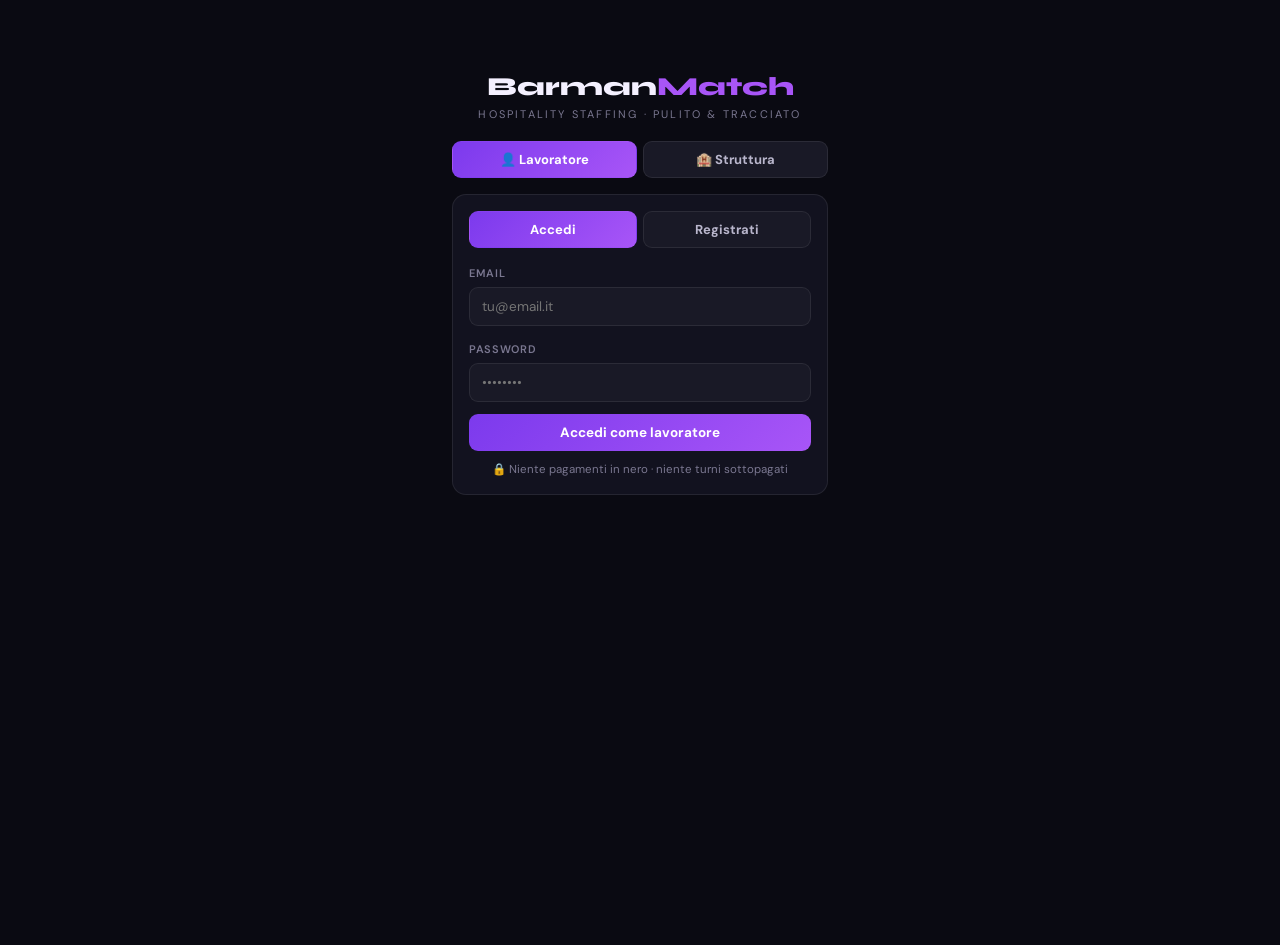
<file: BARMANMATCH_APP/frontend/app.html>
<!DOCTYPE html>
<html lang="it">
<head>
<meta charset="UTF-8">
<meta name="viewport" content="width=device-width, initial-scale=1.0">
<title>BarmanMatch — Piattaforma</title>
<link rel="preconnect" href="https://fonts.googleapis.com">
<link href="https://fonts.googleapis.com/css2?family=Syne:wght@700;800&family=DM+Sans:wght@400;500;600;700&display=swap" rel="stylesheet">
<style>
:root{--bg:#0a0a12;--bg2:#12121f;--bg3:#191926;--line:rgba(255,255,255,.08);--txt:#f4f0ff;--txt2:#b9b6cc;--txt3:#7a7790;
--vl:#a855f7;--vd:#7c3aed;--gl:#e0b84c;--teal:#0e9aa7;--green:#34d399;--red:#f87171;--orange:#fb923c}
*{box-sizing:border-box;margin:0;padding:0}
body{font-family:'DM Sans',system-ui,sans-serif;background:var(--bg);color:var(--txt);font-size:14px;line-height:1.5;min-height:100dvh}
h1,h2,h3,.syne{font-family:'Syne',sans-serif}
a{color:var(--vl)}
button{font-family:inherit;cursor:pointer;border:none;transition:all .15s}
input,select,textarea{font-family:inherit;width:100%;background:var(--bg3);border:1px solid var(--line);border-radius:9px;padding:10px 12px;color:var(--txt);font-size:13.5px;outline:none;margin-top:4px}
input:focus,select:focus,textarea:focus{border-color:var(--vd)}
label{font-size:11px;color:var(--txt3);text-transform:uppercase;letter-spacing:.06em;font-weight:600}
.field{margin-bottom:12px}
.btn{background:linear-gradient(135deg,var(--vd),var(--vl));color:#fff;border-radius:9px;padding:10px 18px;font-weight:700;font-size:13.5px}
.btn:hover{opacity:.9}.btn.sm{padding:6px 12px;font-size:12px}
.btn.g{background:linear-gradient(135deg,#0e7490,#0e9aa7)}
.btn.gold{background:linear-gradient(135deg,#a98314,var(--gl));color:#1a1408}
.btn.ghost{background:transparent;border:1px solid var(--line);color:var(--txt2)}
.btn.ghost:hover{border-color:var(--vd);color:var(--txt)}
.btn.danger{background:transparent;border:1px solid rgba(248,113,113,.4);color:var(--red)}
.row{display:flex;gap:10px;flex-wrap:wrap}
.muted{color:var(--txt3);font-size:12.5px}
.card{background:var(--bg2);border:1px solid var(--line);border-radius:14px;padding:16px;margin-bottom:12px}
.pill{display:inline-flex;align-items:center;gap:5px;padding:3px 9px;border-radius:99px;font-size:11px;font-weight:700;border:1px solid}
.p-vl{background:rgba(168,85,247,.12);color:#c4a3f5;border-color:rgba(168,85,247,.3)}
.p-green{background:rgba(52,211,153,.12);color:var(--green);border-color:rgba(52,211,153,.3)}
.p-red{background:rgba(248,113,113,.12);color:var(--red);border-color:rgba(248,113,113,.3)}
.p-orange{background:rgba(251,146,60,.12);color:var(--orange);border-color:rgba(251,146,60,.3)}
.p-dim{background:var(--bg3);color:var(--txt3);border-color:var(--line)}
.p-gold{background:rgba(224,184,76,.12);color:var(--gl);border-color:rgba(224,184,76,.3)}
/* topbar */
.tb{position:sticky;top:0;z-index:30;display:flex;align-items:center;gap:12px;padding:12px 18px;background:rgba(10,10,18,.85);backdrop-filter:blur(10px);border-bottom:1px solid var(--line)}
.tb .brand{font-family:'Syne';font-weight:800;font-size:18px}
.tb .brand b{color:var(--vl)}
.tb .sp{flex:1}
.clean{font-size:10.5px}
.nav{display:flex;gap:4px;padding:10px 14px;overflow-x:auto;border-bottom:1px solid var(--line);background:var(--bg2);position:sticky;top:53px;z-index:20}
.nav button{background:transparent;color:var(--txt2);border:1px solid transparent;border-radius:8px;padding:7px 13px;font-size:12.5px;font-weight:600;white-space:nowrap}
.nav button.on{background:rgba(168,85,247,.14);color:#c4a3f5;border-color:rgba(168,85,247,.3)}
.wrap{max-width:920px;margin:0 auto;padding:18px}
.auth{max-width:420px;margin:5vh auto;padding:22px}
.tabs{display:flex;gap:6px;margin-bottom:16px}
.tabs button{flex:1;background:var(--bg3);border:1px solid var(--line);border-radius:9px;padding:9px;color:var(--txt2);font-weight:700;font-size:13px}
.tabs button.on{background:linear-gradient(135deg,var(--vd),var(--vl));color:#fff;border-color:transparent}
.score{font-family:'Syne';font-weight:800;font-size:20px}
.err{color:var(--red);font-size:12.5px;margin:6px 0}
.empty{text-align:center;color:var(--txt3);padding:30px;font-size:13px}
.hd{display:flex;align-items:center;justify-content:space-between;gap:10px;flex-wrap:wrap;margin-bottom:8px}
.grid2{display:grid;grid-template-columns:1fr 1fr;gap:10px}
#toast{position:fixed;bottom:20px;left:50%;transform:translateX(-50%) translateY(10px);background:var(--bg3);border:1px solid var(--vd);color:var(--txt);padding:10px 18px;border-radius:10px;font-size:13px;font-weight:600;z-index:9999;opacity:0;transition:all .25s;pointer-events:none;max-width:90vw;text-align:center}
@media(max-width:560px){.grid2{grid-template-columns:1fr}}
</style>
</head>
<body>
<div id="app"></div>
<div id="toast"></div>

<script>
//──────────────── infra ────────────────
const API = window.BMM_API || (location.protocol==='file:' ? 'http://localhost:8000'
  : (location.hostname==='localhost'||location.hostname==='127.0.0.1') ? 'http://'+location.hostname+':8000' : '');
const LS='bmm_session';
function session(){ try{return JSON.parse(localStorage.getItem(LS));}catch(e){return null;} }
function setSession(s){ localStorage.setItem(LS, JSON.stringify(s)); }
function logout(){ localStorage.removeItem(LS); BILLING=null; location.hash=''; render(); }
function esc(s){ return (s==null?'':String(s)).replace(/&/g,'&amp;').replace(/</g,'&lt;').replace(/>/g,'&gt;'); }
function toast(m){ var t=document.getElementById('toast'); t.textContent=m; t.style.opacity='1'; t.style.transform='translateX(-50%) translateY(0)'; clearTimeout(t._t); t._t=setTimeout(function(){t.style.opacity='0';t.style.transform='translateX(-50%) translateY(10px)';},3200); }
function csv(s){ return (s||'').split(',').map(function(x){return x.trim();}).filter(Boolean); }
function eur(n){ return '€'+(Number(n)||0).toLocaleString('it-IT',{minimumFractionDigits:2,maximumFractionDigits:2}); }
function dt(d){ return d? new Date(d).toLocaleDateString('it-IT'):'—'; }
function hhmm(t){ return t? String(t).slice(0,5):'—'; }

async function api(path, opts){
  opts=opts||{}; var s=session();
  opts.headers=Object.assign({'Content-Type':'application/json'}, opts.headers||{});
  if(s&&s.token) opts.headers['Authorization']='Bearer '+s.token;
  var r=await fetch(API+path, opts);
  var data=null; try{ data=await r.json(); }catch(e){}
  return {ok:r.ok, status:r.status, data:data};
}
function val(id){ var e=document.getElementById(id); return e?e.value.trim():''; }
function chk(id){ var e=document.getElementById(id); return !!(e&&e.checked); }

var WAGE=null;
async function loadWage(){ if(WAGE) return WAGE; var r=await api('/api/policy/wage-floor'); WAGE=r.ok?r.data:{min_hourly:{},default:8.5}; return WAGE; }

// estrae un messaggio leggibile anche quando detail e' un oggetto (es. 402 abbonamento)
function errMsg(r){
  var d=r&&r.data&&r.data.detail;
  if(d&&typeof d==='object') return d.message||d.code||'Operazione non consentita';
  return d || (r&&r.data&&r.data.message) || 'Errore';
}

// stato abbonamento (cache di sessione): worker=gratis, venue=entitlement, admin=bypass
var BILLING=null;
async function loadBilling(force){ if(BILLING&&!force) return BILLING; var r=await api('/api/billing/status'); BILLING=r.ok?r.data:null; return BILLING; }
function billingBanner(b){
  if(!b||b.role!=='venue') return '';
  if(b.active && b.status==='trialing'){
    var d=(b.days_left!=null)?(b.days_left+' giorni rimanenti'):'attiva';
    return '<div class="card" style="border-color:rgba(251,146,60,.4);background:rgba(251,146,60,.08)">'
      +'<b>⏳ Prova gratuita</b> · '+d+'. Poi serve un abbonamento per pubblicare turni e assumere.'
      +' <button id="bill-up" class="btn ghost sm" style="margin-left:8px">Attiva piano</button></div>';
  }
  if(!b.active){
    return '<div class="card" style="border-color:rgba(248,113,113,.45);background:rgba(248,113,113,.08)">'
      +'<b>🔒 Abbonamento struttura non attivo.</b> Puoi navigare, ma non puoi <b>pubblicare turni</b> ne <b>assumere</b> finche il piano non e attivo.'
      +' <button id="bill-up" class="btn sm" style="margin-left:8px">Attiva piano</button></div>';
  }
  return '';
}
function wireBillingBanner(){
  var u=document.getElementById('bill-up');
  if(u) u.onclick=async function(){
    var r=await api('/api/billing/checkout',{method:'POST'});
    if(r.ok && r.data && r.data.url){ location.href=r.data.url; return; }
    toast(errMsg(r));  // 501 finche Stripe non e configurato: "contatta l'amministratore"
  };
}

//──────────────── auth ────────────────
function renderAuth(){
  var role=(location.hash.replace('#','')||'worker'); if(role!=='venue') role='worker';
  var app=document.getElementById('app');
  app.innerHTML=
   '<div class="auth">'
   +'<div style="text-align:center;margin-bottom:18px"><div class="syne" style="font-weight:800;font-size:26px">Barman<span style="color:var(--vl)">Match</span></div>'
   +'<div class="muted" style="font-size:11px;letter-spacing:.2em;text-transform:uppercase">Hospitality Staffing · pulito & tracciato</div></div>'
   +'<div class="tabs"><button id="t-w" class="'+(role==='worker'?'on':'')+'">👤 Lavoratore</button><button id="t-v" class="'+(role==='venue'?'on':'')+'">🏨 Struttura</button></div>'
   +'<div class="card">'
   +'<div class="tabs" style="margin-bottom:14px"><button id="m-login" class="on">Accedi</button><button id="m-reg">Registrati</button></div>'
   +'<div class="field"><label>Email</label><input id="a-email" type="email" placeholder="tu@email.it"></div>'
   +'<div class="field"><label>Password</label><input id="a-pwd" type="password" placeholder="••••••••"></div>'
   +'<div id="a-err" class="err" style="display:none"></div>'
   +'<button id="a-go" class="btn" style="width:100%">Accedi come '+(role==='venue'?'struttura':'lavoratore')+'</button>'
   +'<div class="muted" style="text-align:center;margin-top:10px;font-size:11.5px">🔒 Niente pagamenti in nero · niente turni sottopagati</div>'
   +'</div></div>';
  var mode='login';
  document.getElementById('t-w').onclick=function(){location.hash='worker';};
  document.getElementById('t-v').onclick=function(){location.hash='venue';};
  function setMode(m){ mode=m; document.getElementById('m-login').classList.toggle('on',m==='login'); document.getElementById('m-reg').classList.toggle('on',m==='register'); document.getElementById('a-go').textContent=(m==='login'?'Accedi':'Registrati')+' come '+(role==='venue'?'struttura':'lavoratore'); }
  document.getElementById('m-login').onclick=function(){setMode('login');};
  document.getElementById('m-reg').onclick=function(){setMode('register');};
  document.getElementById('a-go').onclick=async function(){
    var em=val('a-email'), pw=val('a-pwd'), err=document.getElementById('a-err');
    err.style.display='none';
    if(!em||!pw){ err.textContent='Inserisci email e password'; err.style.display='block'; return; }
    var path=mode==='login'?'/api/auth/login':'/api/auth/register';
    var r=await api(path,{method:'POST',body:JSON.stringify({email:em,password:pw,role:role})});
    if(!r.ok){ err.textContent=(r.data&&(r.data.detail||r.data.message))||'Errore'; err.style.display='block'; return; }
    if(mode==='register'){ toast('✅ Registrato! Ora accedi.'); setMode('login'); return; }
    setSession({token:r.data.access_token, user_id:r.data.user_id, role:r.data.role||role, email:em});
    location.hash=''; render();
  };
}

//──────────────── shell ────────────────
function shell(role, navHTML, bodyHTML){
  var s=session();
  return '<div class="tb"><div class="brand">Barman<b>Match</b></div>'
    +'<span class="pill p-green clean">🔒 piattaforma pulita</span><div class="sp"></div>'
    +'<span class="pill '+(role==='venue'?'p-gold':'p-vl')+'">'+(role==='venue'?'🏨 Struttura':'👤 Lavoratore')+'</span>'
    +'<span class="muted" style="font-size:11.5px">'+esc((s&&s.email)||'')+'</span>'
    +((BILLING&&BILLING.is_admin)?'<a href="#admin" class="btn ghost sm" title="Pannello admin abbonamenti" style="text-decoration:none">⚙︎ Admin</a>':'')
    +'<a href="../../../SKILLSOLUTIONS.COM/index.html" class="btn ghost sm" title="Torna all\'ecosistema SkillSolutions" style="text-decoration:none">✦ Hub</a>'
    +'<button class="btn ghost sm" id="logout">Esci</button></div>'
    +'<div class="nav">'+navHTML+'</div><div class="wrap">'+bodyHTML+'</div>';
}
function wireShell(){ var l=document.getElementById('logout'); if(l) l.onclick=logout; }
var TAB={worker:'shifts', venue:'shifts'};

//──────────────── render router ────────────────
async function render(){
  var s=session();
  if(!s){ renderAuth(); return; }
  var b=await loadBilling();
  if(location.hash==='#admin' && b && b.is_admin){ await renderAdmin(); wireShell(); return; }
  if(s.role==='venue') await renderVenue(); else await renderWorker();
  wireShell();
}
window.addEventListener('hashchange', function(){ if(!session()){ renderAuth(); return; } render(); });

//──────────────── WORKER ────────────────
async function renderWorker(){
  var prof=await api('/api/workers/profile/me');
  if(prof.status===404){ return renderWorkerOnboard(); }
  var tab=TAB.worker;
  var nav=['shifts|🎯 Turni per te','apps|📨 Candidature','contracts|📑 Contratti','profile|👤 Profilo']
    .map(function(x){var p=x.split('|');return '<button data-tab="'+p[0]+'" class="'+(tab===p[0]?'on':'')+'">'+p[1]+'</button>';}).join('');
  var body='<div id="tabbody"><div class="empty">Carico…</div></div>';
  document.getElementById('app').innerHTML=shell('worker',nav,body);
  document.querySelectorAll('.nav [data-tab]').forEach(function(b){ b.onclick=function(){ TAB.worker=b.dataset.tab; render(); }; });
  if(tab==='shifts') workerShifts();
  else if(tab==='apps') workerApps();
  else if(tab==='contracts') workerContracts(prof.data);
  else workerProfile(prof.data);
}
function renderWorkerOnboard(){
  document.getElementById('app').innerHTML=shell('worker','<button class="on">👤 Crea profilo</button>',
    '<div class="card"><h2 style="margin-bottom:4px">Crea il tuo profilo</h2><p class="muted" style="margin-bottom:14px">Così i locali ti trovano e il matching funziona.</p>'
    +'<div class="field"><label>Nome e cognome *</label><input id="w-name"></div>'
    +'<div class="grid2"><div class="field"><label>Città *</label><input id="w-city" placeholder="Cagliari"></div><div class="field"><label>Telefono</label><input id="w-phone"></div></div>'
    +'<div class="field"><label>Ruoli * (separati da virgola)</label><input id="w-roles" placeholder="bartender, cameriere"></div>'
    +'<div class="field"><label>Competenze (virgola)</label><input id="w-skills" placeholder="cocktail, caffetteria, HACCP"></div>'
    +'<div class="grid2"><div class="field"><label>Anni esperienza</label><input id="w-exp" type="number" value="0"></div><div class="field"><label>Tariffa minima €/h</label><input id="w-rate" type="number" placeholder="10"></div></div>'
    +'<div class="field"><label>Bio</label><textarea id="w-bio" rows="2"></textarea></div>'
    +'<div id="w-err" class="err" style="display:none"></div><button id="w-save" class="btn">Salva profilo</button></div>');
  wireShell();
  document.getElementById('w-save').onclick=async function(){
    var err=document.getElementById('w-err'); err.style.display='none';
    if(!val('w-name')||!val('w-city')||!val('w-roles')){ err.textContent='Nome, città e almeno un ruolo sono obbligatori'; err.style.display='block'; return; }
    var b={full_name:val('w-name'),city:val('w-city'),phone:val('w-phone')||null,roles:csv(val('w-roles')),skills:csv(val('w-skills')),certifications:[],years_experience:parseInt(val('w-exp'))||0,bio:val('w-bio')||null,hourly_rate_min:parseFloat(val('w-rate'))||null};
    var r=await api('/api/workers/profile',{method:'POST',body:JSON.stringify(b)});
    if(r.ok){ toast('✅ Profilo creato'); render(); } else { err.textContent=(r.data&&r.data.detail)||'Errore'; err.style.display='block'; }
  };
}
var WS_ROWS=[];
async function workerShifts(){
  var box=document.getElementById('tabbody');
  var r=await api('/api/matching/worker/shifts');
  if(!r.ok){ box.innerHTML='<div class="empty">Errore nel caricamento.</div>'; return; }
  WS_ROWS=r.data||[];
  box.innerHTML=
    '<div class="card" style="position:sticky;top:98px;z-index:10"><div class="row">'
    +'<input id="f-city" placeholder="📍 Città" style="flex:1;min-width:110px">'
    +'<input id="f-role" placeholder="🔎 Ruolo" style="flex:1;min-width:110px">'
    +'<select id="f-sort" style="flex:1;min-width:140px"><option value="match">Ordina: Miglior match</option><option value="pay">Paga più alta</option><option value="date">Data più vicina</option></select>'
    +'</div><div class="muted" id="f-count" style="margin-top:6px"></div></div>'
    +'<div id="ws-list"></div>';
  ['f-city','f-role'].forEach(function(id){ document.getElementById(id).addEventListener('input',wsRender); });
  document.getElementById('f-sort').addEventListener('change',wsRender);
  wsRender();
}
function wsRender(){
  var city=(val('f-city')||'').toLowerCase(), role=(val('f-role')||'').toLowerCase(), sort=val('f-sort')||'match';
  var rows=WS_ROWS.filter(function(s){ return (!city||(s.city||'').toLowerCase().indexOf(city)>=0) && (!role||(s.role||'').toLowerCase().indexOf(role)>=0); });
  rows.sort(function(a,b){
    if(sort==='pay') return (b.hourly_rate||0)-(a.hourly_rate||0);
    if(sort==='date') return String(a.date||'').localeCompare(String(b.date||''));
    return (b.match_score||0)-(a.match_score||0);
  });
  var cnt=document.getElementById('f-count'); if(cnt) cnt.textContent=rows.length+' turni'+(WS_ROWS.length!==rows.length?(' su '+WS_ROWS.length):'')+' disponibili';
  var list=document.getElementById('ws-list');
  list.innerHTML = rows.length ? rows.map(bookingShiftCard).join('') : '<div class="empty">Nessun turno con questi filtri.</div>';
  list.querySelectorAll('[data-act="apply"]').forEach(function(b){ b.onclick=async function(){
    var r=await api('/api/shifts/'+b.dataset.id+'/apply',{method:'POST',body:JSON.stringify({contract_accepted:true})});
    if(r.ok){ toast('✅ Candidatura inviata'); workerShifts(); } else toast((r.data&&r.data.detail)||'Errore');
  };});
}
function scoreBadge(score){
  var s=Number(score)||0;
  var lbl=s>=85?'Ottimo match':s>=70?'Buon match':s>=50?'Discreto':'Base';
  var col=s>=85?'var(--green)':s>=70?'var(--teal)':s>=50?'var(--orange)':'var(--txt3)';
  return '<div style="display:flex;align-items:center;gap:8px"><div style="background:'+col+';color:#08121a;font-family:Syne;font-weight:800;font-size:15px;padding:6px 9px;border-radius:8px 8px 8px 2px;min-width:34px;text-align:center">'+s+'</div><div style="font-size:11px;color:'+col+';font-weight:700;line-height:1.2">'+lbl+'</div></div>';
}
function bookingShiftCard(s){
  var v=s.venue_profiles||{};
  var cues=[];
  if(s.is_urgent) cues.push('<span class="pill p-red">🔥 Urgente</span>');
  if((s.match_score||0)>=85) cues.push('<span class="pill p-gold">Molto richiesto</span>');
  cues.push('<span class="pill p-dim">'+(s.spots>1?(s.spots+' posti'):'1 posto')+'</span>');
  return '<div class="card"><div class="hd">'
    +'<div><b style="font-size:15px">'+esc(s.role)+'</b><div class="muted">'+esc(v.name||'Struttura')+' · 📍 '+esc(s.city)+'</div></div>'
    +scoreBadge(s.match_score)+'</div>'
    +'<div class="row" style="margin:8px 0">'+cues.join('')+'</div>'
    +'<div class="muted">📅 '+dt(s.date)+' · '+hhmm(s.start_time)+'–'+hhmm(s.end_time)+'</div>'
    +'<div style="font-family:Syne;font-weight:800;font-size:19px;margin:6px 0;color:var(--gl)">'+eur(s.hourly_rate)+'<span style="font-size:12px;color:var(--txt3);font-family:DM Sans">/ora</span></div>'
    +'<div class="muted" style="font-size:11.5px;color:var(--green)">🔒 pagamento garantito in escrow · ✓ tariffa a norma CCNL</div>'
    +(s.requirements&&s.requirements.length?'<div class="muted" style="margin-top:4px">Richiesto: '+s.requirements.map(esc).join(', ')+'</div>':'')
    +(s.description?'<div style="margin-top:6px">'+esc(s.description)+'</div>':'')
    +'<div class="row" style="margin-top:10px">'+(s.already_applied?'<span class="pill p-green">✓ Già candidato</span>':'<button class="btn" data-act="apply" data-id="'+s.id+'">Candidati ora</button>')+'</div></div>';
}
async function workerApps(){
  var box=document.getElementById('tabbody');
  var r=await api('/api/workers/applications'); var rows=r.ok?(r.data||[]):[];
  if(!rows.length){ box.innerHTML='<div class="empty">Nessuna candidatura.</div>'; return; }
  box.innerHTML=rows.map(function(a){
    var sh=a.shifts||{}, v=sh.venue_profiles||{};
    return '<div class="card"><div class="hd"><div><b>'+esc(sh.role||'')+'</b> · '+esc(v.name||'')+'</div>'+statusPill(a.status)+'</div>'
      +'<div class="muted">📅 '+dt(sh.date)+' · '+hhmm(sh.start_time)+'–'+hhmm(sh.end_time)+' · '+eur(sh.hourly_rate)+'/h</div></div>';
  }).join('');
}
async function workerContracts(prof){
  var box=document.getElementById('tabbody');
  var r=await api('/api/contracts/mine'); var rows=r.ok?(r.data||[]):[];
  rows=rows.filter(function(c){return c.worker_id===session().user_id;});
  if(!rows.length){ box.innerHTML='<div class="empty">Nessun contratto. Quando una struttura ti conferma, qui troverai il contratto da firmare.</div>'; return; }
  box.innerHTML=rows.map(contractCard.bind(null,'worker')).join('');
  bindContractActions(function(){ workerContracts(prof); });
}
function workerProfile(p){
  var box=document.getElementById('tabbody');
  box.innerHTML='<div class="card"><h2>'+esc(p.full_name)+'</h2>'
    +'<div class="muted">'+esc(p.city)+' · '+(p.roles||[]).map(esc).join(', ')+'</div>'
    +'<div class="row" style="margin-top:10px">'+ratingPills(p)+'</div>'
    +(p.bio?'<p style="margin-top:10px">'+esc(p.bio)+'</p>':'')
    +'<div class="muted" style="margin-top:10px">Competenze: '+((p.skills||[]).map(esc).join(', ')||'—')+'</div></div>'
    +'<div class="card"><div class="hd"><b>💳 Pagamenti</b></div><div id="pay-status" class="muted">Verifico…</div><button id="pay-onboard" class="btn g sm" style="margin-top:8px;display:none">Configura i pagamenti</button></div>';
  api('/api/payments/connect/status').then(function(r){
    var st=document.getElementById('pay-status'), bt=document.getElementById('pay-onboard'); if(!st) return;
    var d=r.data||{};
    if(!d.enabled){ st.innerHTML='Pagamenti gestiti in <b>escrow</b> dalla piattaforma: niente contante, compenso garantito a turno completato.'; return; }
    if(d.ready){ st.innerHTML='✅ Conto pagamenti collegato — pronto a ricevere i compensi.'; }
    else { st.innerHTML='⚠️ Collega il tuo conto per ricevere i compensi in modo tracciato e sicuro.'; if(bt) bt.style.display=''; }
  }).catch(function(){ var st=document.getElementById('pay-status'); if(st) st.textContent=''; });
  var btn=document.getElementById('pay-onboard'); if(btn) btn.onclick=async function(){
    var r=await api('/api/payments/connect/onboard',{method:'POST',body:JSON.stringify({})});
    if(r.ok && r.data && r.data.url){ location.href=r.data.url; } else toast((r.data&&r.data.detail)||'Pagamenti non attivi');
  };
}

//──────────────── VENUE ────────────────
async function renderVenue(){
  var prof=await api('/api/venues/profile/me');
  if(prof.status===404){ return renderVenueOnboard(); }
  var tab=TAB.venue;
  var bill=await loadBilling();
  var nav=['shifts|📋 Turni & candidature','new|➕ Nuovo turno','events|📅 Eventi','contracts|📑 Contratti','profile|🏨 Profilo']
    .map(function(x){var p=x.split('|');return '<button data-tab="'+p[0]+'" class="'+(tab===p[0]?'on':'')+'">'+p[1]+'</button>';}).join('');
  document.getElementById('app').innerHTML=shell('venue',nav,billingBanner(bill)+'<div id="tabbody"><div class="empty">Carico…</div></div>');
  document.querySelectorAll('.nav [data-tab]').forEach(function(b){ b.onclick=function(){ TAB.venue=b.dataset.tab; render(); }; });
  wireBillingBanner();
  if(tab==='shifts') venueShifts();
  else if(tab==='new') venueNewShift();
  else if(tab==='events') venueEvents();
  else if(tab==='contracts') venueContracts();
  else venueProfile(prof.data);
}
//──────────────── ADMIN · abbonamenti strutture ────────────────
async function renderAdmin(){
  var nav='<button class="on">⚙︎ Abbonamenti strutture</button>';
  document.getElementById('app').innerHTML=shell((session().role||'venue'),nav,'<div id="tabbody"><div class="empty">Carico…</div></div>');
  var box=document.getElementById('tabbody');
  var r=await api('/api/billing/admin/venues');
  if(!r.ok){ box.innerHTML='<div class="card"><div class="err">'+esc(errMsg(r))+'</div></div>'; return; }
  var rows=r.data||[];
  var head='<div class="card"><h2 style="margin-bottom:4px">⚙︎ Strutture & abbonamenti</h2>'
    +'<p class="muted">Sblocco manuale dell\'accesso alle azioni a pagamento (pubblicare turni, assumere). '
    +'Quando Stripe sara attivo, l\'attivazione sara automatica via abbonamento.</p></div>';
  if(!rows.length){ box.innerHTML=head+'<div class="empty">Nessuna struttura registrata.</div>'; return; }
  box.innerHTML=head + rows.map(function(v){
    var pill=v.active?'<span class="pill p-green">attivo · '+esc(v.status)+'</span>':'<span class="pill p-red">'+esc(v.status)+'</span>';
    var dl=(v.days_left!=null)?' <span class="muted">('+v.days_left+' gg)</span>':'';
    return '<div class="card"><div class="hd"><div><b>'+esc(v.name||v.venue_id)+'</b> '
      +'<span class="muted">'+esc(v.city||'')+(v.email?' · '+esc(v.email):'')+'</span></div>'+pill+dl+'</div>'
      +'<div style="display:flex;gap:8px;margin-top:10px">'
      +'<button class="btn sm" data-grant="'+esc(v.venue_id)+'">Attiva (Pro)</button>'
      +'<button class="btn ghost sm" data-revoke="'+esc(v.venue_id)+'">Disattiva</button>'
      +'</div></div>';
  }).join('');
  box.querySelectorAll('[data-grant]').forEach(function(b){ b.onclick=async function(){
    var r=await api('/api/billing/admin/grant',{method:'POST',body:JSON.stringify({venue_id:b.dataset.grant,plan:'pro'})});
    if(r.ok){ toast('✅ Struttura attivata'); renderAdmin(); } else toast(errMsg(r));
  };});
  box.querySelectorAll('[data-revoke]').forEach(function(b){ b.onclick=async function(){
    var r=await api('/api/billing/admin/revoke',{method:'POST',body:JSON.stringify({venue_id:b.dataset.revoke})});
    if(r.ok){ toast('Struttura disattivata'); renderAdmin(); } else toast(errMsg(r));
  };});
}
function renderVenueOnboard(){
  document.getElementById('app').innerHTML=shell('venue','<button class="on">🏨 Crea profilo</button>',
    '<div class="card"><h2 style="margin-bottom:4px">Profilo struttura</h2><p class="muted" style="margin-bottom:14px">Per pubblicare turni e trovare staff.</p>'
    +'<div class="field"><label>Nome struttura *</label><input id="v-name"></div>'
    +'<div class="grid2"><div class="field"><label>Città *</label><input id="v-city"></div><div class="field"><label>Tipo *</label><select id="v-type"><option value="bar">Bar</option><option value="ristorante">Ristorante</option><option value="hotel">Hotel</option><option value="resort">Resort</option><option value="catering">Catering</option><option value="event_venue">Event venue</option><option value="altro">Altro</option></select></div></div>'
    +'<div class="grid2"><div class="field"><label>Telefono</label><input id="v-phone"></div><div class="field"><label>Indirizzo</label><input id="v-addr"></div></div>'
    +'<div class="field"><label>Partita IVA <span class="muted">(verifica struttura)</span></label><input id="v-vat" placeholder="11 cifre"><div class="muted" style="margin-top:4px;font-size:11px">Con P.IVA valida la struttura risulta ✅ verificata. Niente lavoro in nero.</div></div>'
    +'<div class="field"><label>Descrizione</label><textarea id="v-desc" rows="2"></textarea></div>'
    +'<div id="v-err" class="err" style="display:none"></div><button id="v-save" class="btn gold">Salva profilo</button></div>');
  wireShell();
  document.getElementById('v-save').onclick=async function(){
    var err=document.getElementById('v-err'); err.style.display='none';
    if(!val('v-name')||!val('v-city')){ err.textContent='Nome e città obbligatori'; err.style.display='block'; return; }
    var b={name:val('v-name'),city:val('v-city'),venue_type:val('v-type'),phone:val('v-phone')||null,address:val('v-addr')||null,description:val('v-desc')||null,vat_number:val('v-vat')||null};
    var r=await api('/api/venues/profile',{method:'POST',body:JSON.stringify(b)});
    if(r.ok){ toast('✅ Profilo creato'); render(); } else { err.textContent=errMsg(r); err.style.display='block'; }
  };
}
async function venueNewShift(){
  var box=document.getElementById('tabbody'); await loadWage();
  box.innerHTML='<div class="card"><h2 style="margin-bottom:10px">Nuovo turno</h2>'
    +'<div class="grid2"><div class="field"><label>Ruolo *</label><input id="s-role" list="roles" placeholder="bartender"><datalist id="roles">'+Object.keys(WAGE.min_hourly||{}).map(function(r){return '<option value="'+r+'">';}).join('')+'</datalist></div>'
    +'<div class="field"><label>Città *</label><input id="s-city" value="'+esc((box._city)||'')+'"></div></div>'
    +'<div class="grid2"><div class="field"><label>Data *</label><input id="s-date" type="date"></div><div class="field"><label>Tariffa €/h *</label><input id="s-rate" type="number" step="0.5" placeholder="10"><div id="s-floor" class="muted" style="margin-top:4px"></div></div></div>'
    +'<div class="grid2"><div class="field"><label>Inizio *</label><input id="s-start" type="time"></div><div class="field"><label>Fine *</label><input id="s-end" type="time"></div></div>'
    +'<div class="grid2"><div class="field"><label>Posti</label><input id="s-spots" type="number" value="1"></div><div class="field"><label>Dress code</label><input id="s-dress"></div></div>'
    +'<div class="field"><label>Requisiti (virgola)</label><input id="s-req" placeholder="HACCP, esperienza eventi"></div>'
    +'<div class="field"><label>Descrizione</label><textarea id="s-desc" rows="2"></textarea></div>'
    +'<label style="display:flex;align-items:center;gap:8px;text-transform:none;margin:6px 0"><input type="checkbox" id="s-urg" style="width:auto;margin:0"> Turno urgente</label>'
    +'<div id="s-err" class="err" style="display:none"></div><button id="s-save" class="btn gold">Pubblica turno</button>'
    +'<div class="muted" style="margin-top:8px">🔒 Tariffe sotto il minimo CCNL vengono rifiutate — qui niente sottopagati.</div></div>';
  function floorMsg(){ var role=val('s-role').toLowerCase(); var f=(WAGE.min_hourly||{})[role]||WAGE.default; document.getElementById('s-floor').textContent='Minimo per "'+(role||'questo ruolo')+'": '+eur(f)+'/h'; }
  document.getElementById('s-role').addEventListener('input',floorMsg); floorMsg();
  document.getElementById('s-save').onclick=async function(){
    var err=document.getElementById('s-err'); err.style.display='none';
    var req=['s-role','s-city','s-date','s-rate','s-start','s-end'];
    for(var i=0;i<req.length;i++){ if(!val(req[i])){ err.textContent='Compila tutti i campi obbligatori (*)'; err.style.display='block'; return; } }
    var b={role:val('s-role'),city:val('s-city'),date:val('s-date'),hourly_rate:parseFloat(val('s-rate')),start_time:val('s-start'),end_time:val('s-end'),spots:parseInt(val('s-spots'))||1,dress_code:val('s-dress')||null,requirements:csv(val('s-req')),description:val('s-desc')||null,is_urgent:chk('s-urg')};
    var r=await api('/api/shifts',{method:'POST',body:JSON.stringify(b)});
    if(r.ok){ toast('✅ Turno pubblicato'); TAB.venue='shifts'; render(); }
    else if(r.status===402){ err.textContent='🔒 '+errMsg(r); err.style.display='block'; }
    else { err.textContent=errMsg(r); err.style.display='block'; }
  };
}
async function venueShifts(){
  var box=document.getElementById('tabbody');
  var r=await api('/api/shifts/mine'); var rows=r.ok?(r.data||[]):[];
  if(!rows.length){ box.innerHTML='<div class="empty">Nessun turno pubblicato. Usa <b>➕ Nuovo turno</b>.</div>'; return; }
  box.innerHTML=rows.map(function(s){
    var apps=s.shift_applications||[];
    var appsHTML=apps.length?apps.map(function(a){
      var w=a.worker_profiles||{};
      var actions='';
      if(a.status==='pending') actions='<button class="btn sm g" data-act="confirm" data-shift="'+s.id+'" data-app="'+a.id+'">Conferma</button> <button class="btn sm ghost" data-act="reject" data-app="'+a.id+'">Rifiuta</button>';
      else if(a.status==='confirmed') actions='<button class="btn sm" data-act="contract" data-app="'+a.id+'">📄 Genera contratto</button>';
      return '<div style="display:flex;align-items:center;justify-content:space-between;gap:8px;padding:8px 0;border-top:1px solid var(--line)"><div><b>'+esc(w.full_name||'Worker')+'</b> <span class="muted">'+esc(w.city||'')+' · ⭐'+(w.rating_avg||5)+'</span> '+statusPill(a.status)+'</div><div class="row">'+actions+'</div></div>';
    }).join(''):'<div class="muted" style="padding:8px 0;border-top:1px solid var(--line)">Ancora nessuna candidatura.</div>';
    return '<div class="card"><div class="hd"><div><b>'+esc(s.role)+'</b> <span class="muted">'+dt(s.date)+' · '+hhmm(s.start_time)+'–'+hhmm(s.end_time)+' · '+eur(s.hourly_rate)+'/h</span></div>'+statusPill(s.status)+'</div>'
      +'<div class="muted">Candidature: '+apps.length+'</div>'+appsHTML+'</div>';
  }).join('');
  bindVenueShiftActions();
}
function bindVenueShiftActions(){
  document.querySelectorAll('[data-act="confirm"]').forEach(function(b){ b.onclick=async function(){
    var r=await api('/api/shifts/'+b.dataset.shift+'/confirm',{method:'POST',body:JSON.stringify({application_id:b.dataset.app})});
    if(r.ok){ toast('✅ Lavoratore confermato — ora genera il contratto'); venueShifts(); } else toast((r.data&&r.data.detail)||'Errore');
  };});
  document.querySelectorAll('[data-act="reject"]').forEach(function(b){ b.onclick=async function(){
    var r=await api('/api/shifts/application/'+b.dataset.app,{method:'PATCH',body:JSON.stringify({status:'rejected'})});
    if(r.ok){ toast('Candidatura rifiutata'); venueShifts(); } else toast('Errore');
  };});
  document.querySelectorAll('[data-act="contract"]').forEach(function(b){ b.onclick=async function(){
    var r=await api('/api/contracts/from-application/'+b.dataset.app,{method:'POST',body:JSON.stringify({})});
    if(r.ok){ toast('📄 Contratto generato — vai in Contratti'); TAB.venue='contracts'; render(); }
    else toast((r.status===402?'🔒 ':'')+errMsg(r));
  };});
}
async function venueContracts(){
  var box=document.getElementById('tabbody');
  var r=await api('/api/contracts/mine'); var rows=r.ok?(r.data||[]):[];
  rows=rows.filter(function(c){return c.venue_id===session().user_id;});
  if(!rows.length){ box.innerHTML='<div class="empty">Nessun contratto. Conferma un candidato e genera il contratto.</div>'; return; }
  box.innerHTML=rows.map(contractCard.bind(null,'venue')).join('');
  bindContractActions(venueContracts);
}
function venueProfile(p){
  var verified=p.is_verified?'<span class="pill p-green">✅ Verificata</span>':'<span class="pill p-dim">non verificata</span>';
  var vatRow=p.vat_number
    ? '<div class="muted" style="margin-top:6px">P.IVA '+esc(p.vat_number)+'</div>'
    : '<div class="card" style="margin-top:10px;border-color:rgba(251,146,60,.4);background:rgba(251,146,60,.08)">Aggiungi la <b>Partita IVA</b> per verificare la struttura:'
      +'<div class="row" style="gap:8px;margin-top:8px"><input id="vp-vat" placeholder="11 cifre" style="flex:1"><button class="btn sm" id="vp-vat-save">Verifica</button></div></div>';
  document.getElementById('tabbody').innerHTML='<div class="card"><div class="hd"><div><h2 style="margin:0">'+esc(p.name)+'</h2><div class="muted">'+esc(p.venue_type)+' · '+esc(p.city)+'</div></div>'+verified+'</div>'
    +(p.description?'<p style="margin-top:8px">'+esc(p.description)+'</p>':'')+(p.address?'<div class="muted" style="margin-top:6px">📍 '+esc(p.address)+'</div>':'')+vatRow+'</div>';
  var sv=document.getElementById('vp-vat-save');
  if(sv) sv.onclick=async function(){
    var v=val('vp-vat'); if(!v){ toast('Inserisci la P.IVA'); return; }
    var r=await api('/api/venues/profile/me',{method:'PATCH',body:JSON.stringify({vat_number:v})});
    if(r.ok){ toast('✅ Struttura verificata'); render(); } else toast(errMsg(r));
  };
}

//──────────────── EVENTI + prelazione BAD ────────────────
async function venueEvents(){
  var box=document.getElementById('tabbody'); box.innerHTML='<div class="empty">Carico…</div>';
  var comp=await api('/api/companies/mine');
  var hasComp=comp.ok && comp.status!==404; var company=hasComp?comp.data:null;
  var bar = hasComp
    ? '<div class="card"><div class="hd"><div>🏢 <b>'+esc(company.name)+'</b> <span class="muted">'+esc(company.city||'')+'</span> '+(company.is_priority?'<span class="pill p-gold">⭐ Prelazione (BAD)</span>':'<span class="pill p-dim">azienda standard</span>')+'</div></div><div class="muted">Come azienda puoi <b>prendere</b> gli eventi disponibili. Le aziende prioritarie li vedono in anteprima.</div></div>'
    : '<div class="card"><div class="hd"><b>🏢 Diventa azienda</b></div><p class="muted" style="margin-bottom:8px">Registra la tua azienda per prendere e staffare gli eventi pubblicati.</p><div class="grid2"><div class="field"><label>Nome azienda</label><input id="co-name"></div><div class="field"><label>Città</label><input id="co-city"></div></div><button id="co-save" class="btn g sm">Registra azienda</button></div>';
  var form='<div class="card"><div class="hd"><b>📅 Pubblica un evento</b></div>'
    +'<div class="grid2"><div class="field"><label>Titolo *</label><input id="e-title" placeholder="Matrimonio Rossi"></div><div class="field"><label>Tipo</label><select id="e-type"><option value="matrimonio">Matrimonio</option><option value="aziendale">Aziendale</option><option value="privato">Privato</option><option value="catering">Catering</option><option value="altro">Altro</option></select></div></div>'
    +'<div class="grid2"><div class="field"><label>Data *</label><input id="e-date" type="date"></div><div class="field"><label>Città *</label><input id="e-city"></div></div>'
    +'<div class="grid2"><div class="field"><label>Inizio *</label><input id="e-start" type="time"></div><div class="field"><label>Fine *</label><input id="e-end" type="time"></div></div>'
    +'<div class="grid2"><div class="field"><label>Ospiti</label><input id="e-guests" type="number"></div><div class="field"><label>Budget €</label><input id="e-budget" type="number"></div></div>'
    +'<div class="field"><label>Finestra prelazione BAD (ore)</label><input id="e-prio" type="number" value="24"><div class="muted" style="margin-top:4px">Per N ore solo le aziende prioritarie (BAD) possono prenderlo. 0 = subito aperto a tutte.</div></div>'
    +'<div class="field"><label>Descrizione</label><textarea id="e-desc" rows="2"></textarea></div>'
    +'<div id="e-err" class="err" style="display:none"></div><button id="e-save" class="btn gold">Pubblica evento</button></div>';
  var mine=await api('/api/events/mine'); var mineRows=mine.ok?(mine.data||[]):[];
  var avail=await api('/api/events'); EV_AVAIL=avail.ok?(avail.data||[]):[]; EV_HASCOMP=hasComp;
  var claimedRows=[]; if(hasComp){ var cl=await api('/api/events/claimed'); claimedRows=cl.ok?(cl.data||[]):[]; }
  box.innerHTML=bar+form
    +'<h3 style="margin:16px 0 8px">I miei eventi</h3>'+(mineRows.length?mineRows.map(eventOwnerCard).join(''):'<div class="empty">Nessun evento pubblicato.</div>')
    +'<h3 style="margin:16px 0 8px">Eventi disponibili</h3>'
    +'<div class="card"><div class="row"><input id="ef-city" placeholder="📍 Città" style="flex:1;min-width:110px"><input id="ef-type" placeholder="🔎 Tipo (matrimonio…)" style="flex:1;min-width:120px"><select id="ef-sort" style="flex:1;min-width:150px"><option value="date">Ordina: Data più vicina</option><option value="prio">Prima quelli in prelazione</option></select></div></div><div id="ev-avail"></div>'
    +(hasComp?('<h3 style="margin:16px 0 8px">Eventi presi dalla tua azienda</h3>'+(claimedRows.length?claimedRows.map(eventClaimedCard).join(''):'<div class="empty">Nessun evento preso.</div>')):'');
  if(!hasComp){ var cs=document.getElementById('co-save'); if(cs) cs.onclick=async function(){ if(!val('co-name')){toast('Inserisci il nome azienda');return;} var r=await api('/api/companies',{method:'POST',body:JSON.stringify({name:val('co-name'),city:val('co-city')||null})}); if(r.ok){toast('✅ Azienda registrata');venueEvents();}else toast((r.data&&r.data.detail)||'Errore'); }; }
  document.getElementById('e-save').onclick=async function(){
    var err=document.getElementById('e-err'); err.style.display='none';
    var req=['e-title','e-date','e-city','e-start','e-end'];
    for(var i=0;i<req.length;i++){ if(!val(req[i])){ err.textContent='Compila i campi obbligatori (*)'; err.style.display='block'; return; } }
    var b={title:val('e-title'),event_type:val('e-type'),date:val('e-date'),city:val('e-city'),start_time:val('e-start'),end_time:val('e-end'),guests:parseInt(val('e-guests'))||null,budget:parseFloat(val('e-budget'))||null,priority_hours:parseInt(val('e-prio')),description:val('e-desc')||null};
    var r=await api('/api/events',{method:'POST',body:JSON.stringify(b)});
    if(r.ok){ toast('✅ Evento pubblicato'); venueEvents(); } else { err.textContent=(r.data&&r.data.detail)||'Errore'; err.style.display='block'; }
  };
  ['ef-city','ef-type'].forEach(function(id){ var e=document.getElementById(id); if(e) e.addEventListener('input',evAvailRender); });
  var es=document.getElementById('ef-sort'); if(es) es.addEventListener('change',evAvailRender);
  evAvailRender();
}
var EV_AVAIL=[], EV_HASCOMP=false;
function evAvailRender(){
  var city=(val('ef-city')||'').toLowerCase(), type=(val('ef-type')||'').toLowerCase(), sort=val('ef-sort')||'date';
  var rows=EV_AVAIL.filter(function(e){ return (!city||(e.city||'').toLowerCase().indexOf(city)>=0) && (!type||(e.event_type||'').toLowerCase().indexOf(type)>=0); });
  rows.sort(function(a,b){ if(sort==='prio') return (b.in_priority_window?1:0)-(a.in_priority_window?1:0); return String(a.date||'').localeCompare(String(b.date||'')); });
  var el=document.getElementById('ev-avail'); if(!el) return;
  el.innerHTML=rows.length?rows.map(function(e){return eventMarketCard(e,EV_HASCOMP);}).join(''):'<div class="empty">Nessun evento con questi filtri.</div>';
  bindEventActions();
}
function eventOwnerCard(e){
  var a=[];
  if(e.status==='open' && e.in_priority_window) a.push('<button class="btn sm ghost" data-eact="opennow" data-id="'+e.id+'">Apri a tutte ora</button>');
  if(e.status!=='completed' && e.status!=='cancelled'){ a.push('<button class="btn sm g" data-eact="complete" data-id="'+e.id+'">Completa</button>'); a.push('<button class="btn sm danger" data-eact="cancel" data-id="'+e.id+'">Annulla</button>'); }
  return '<div class="card"><div class="hd"><div><b>'+esc(e.title)+'</b> <span class="muted">'+esc(e.event_type)+' · '+dt(e.date)+' · '+hhmm(e.start_time)+'–'+hhmm(e.end_time)+' · '+esc(e.city)+'</span></div>'+statusPill(e.status)+'</div>'
    +'<div class="muted">'+(e.in_priority_window?('🔒 in prelazione BAD fino al '+dt(e.priority_until)):'aperto a tutte le aziende')+(e.claimed_by_company?' · preso ✓':'')+'</div>'
    +(a.length?'<div class="row" style="margin-top:10px">'+a.join('')+'</div>':'')+'</div>';
}
function eventMarketCard(e,hasComp){
  var btn;
  if(!hasComp) btn='<span class="pill p-dim">Registra un\'azienda per prendere</span>';
  else if(e.claimable_by_me) btn='<button class="btn sm gold" data-eact="claim" data-id="'+e.id+'">Prendi evento</button>';
  else btn='<span class="pill p-orange">🔒 In prelazione (riservato aziende prioritarie)</span>';
  return '<div class="card"><div class="hd"><div><b>'+esc(e.title)+'</b> <span class="muted">'+esc(e.event_type)+' · '+dt(e.date)+' · '+esc(e.city)+(e.guests?(' · '+e.guests+' ospiti'):'')+'</span></div>'+(e.in_priority_window?'<span class="pill p-gold">⭐ prelazione</span>':'<span class="pill p-green">aperto</span>')+'</div>'
    +(e.description?'<div style="margin-top:4px">'+esc(e.description)+'</div>':'')+'<div class="row" style="margin-top:10px">'+btn+'</div></div>';
}
function eventClaimedCard(e){
  return '<div class="card"><div class="hd"><div><b>'+esc(e.title)+'</b> <span class="muted">'+dt(e.date)+' · '+esc(e.city)+'</span></div>'+statusPill(e.status)+'</div><div class="muted">Preso dalla tua azienda — staffalo coi turni (in arrivo).</div></div>';
}
function bindEventActions(){
  function ev(name,path,ok){ document.querySelectorAll('[data-eact="'+name+'"]').forEach(function(b){ b.onclick=async function(){
    if(name==='cancel'&&!confirm('Annullare l\'evento?')) return;
    var r=await api(path(b.dataset.id),{method:'POST',body:JSON.stringify({})});
    if(r.ok){ toast(ok); venueEvents(); } else toast((r.data&&r.data.detail)||'Errore');
  };});}
  ev('claim', function(id){return '/api/events/'+id+'/claim';}, '✅ Evento preso!');
  ev('opennow', function(id){return '/api/events/'+id+'/open-now';}, 'Prelazione chiusa: aperto a tutte');
  ev('complete', function(id){return '/api/events/'+id+'/complete';}, 'Evento completato');
  ev('cancel', function(id){return '/api/events/'+id+'/cancel';}, 'Evento annullato');
}

//──────────────── contracts shared ────────────────
function payPill(ps){
  var m={pending:['p-orange','💳 da finanziare'],held:['p-vl','🔒 in escrow'],released:['p-green','✅ pagato'],refunded:['p-dim','↩ rimborsato']};
  var x=m[ps]||['p-dim',ps||'—']; return '<span class="pill '+x[0]+'">'+x[1]+'</span>';
}
function statusPill(s){
  var m={draft:['p-dim','bozza'],active:['p-vl','attivo'],completed:['p-green','completato'],cancelled:['p-red','annullato'],disputed:['p-red','contestato'],
    pending:['p-orange','in attesa'],confirmed:['p-green','confermato'],rejected:['p-red','rifiutato'],withdrawn:['p-dim','ritirato'],no_show:['p-red','no-show'],
    open:['p-vl','aperto'],filled:['p-green','completo']};
  var x=m[s]||['p-dim',s||'—']; return '<span class="pill '+x[0]+'">'+x[1]+'</span>';
}
function ratingPills(p){ return '<span class="pill p-gold">⭐ '+(p.rating_avg||5)+' ('+(p.rating_count||0)+')</span><span class="pill p-dim">✓ '+(p.completion_rate||100)+'% completati</span>'; }
function contractCard(side, c){
  var mySign = side==='worker' ? c.worker_signed : c.venue_signed;
  var canSign = c.status==='draft' && !mySign;
  var a=[];
  if(canSign) a.push('<button class="btn sm" data-act="sign" data-id="'+c.id+'">✍️ Firma</button>');
  if(side==='venue' && c.status==='active' && c.payment_status==='pending') a.push('<button class="btn sm g" data-act="fund" data-id="'+c.id+'">💳 Finanzia (escrow)</button>');
  if(side==='venue' && c.status==='active' && c.payment_status==='held') a.push('<button class="btn sm gold" data-act="complete" data-id="'+c.id+'">✅ Completa & paga</button>');
  a.push('<button class="btn sm ghost" data-act="chat" data-id="'+c.id+'">💬 Chat & contatti</button>');
  if(c.status!=='completed' && c.status!=='cancelled') a.push('<button class="btn sm danger" data-act="cancel" data-id="'+c.id+'">Annulla</button>');
  var t=c.terms||{};
  return '<div class="card"><div class="hd"><div><b>'+esc(c.role)+'</b> <span class="muted">'+dt(c.date)+' · '+hhmm(c.start_time)+'–'+hhmm(c.end_time)+'</span></div><div class="row">'+statusPill(c.status)+payPill(c.payment_status)+'</div></div>'
    +'<div class="muted">'+(c.est_hours||0)+'h · '+eur(c.hourly_rate)+'/h · '
    +(side==='worker'?('incassi <b style="color:var(--green)">'+eur(c.worker_payout)+'</b>'):('paghi <b style="color:var(--gl)">'+eur(c.venue_total)+'</b> (di cui fee '+eur(c.fee_amount)+')'))+'</div>'
    +'<div class="muted" style="margin-top:6px;font-size:11.5px">Firme: '+(c.venue_signed?'🏨✓':'🏨…')+' '+(c.worker_signed?'👤✓':'👤…')+(t.cancellation_policy?(' · '+esc(t.cancellation_policy)):'')+'</div>'
    +(a.length?'<div class="row" style="margin-top:10px">'+a.join('')+'</div>':'')+'</div>';
}
function bindContractActions(reload){
  function act(name, path, ok){ document.querySelectorAll('[data-act="'+name+'"]').forEach(function(b){ b.onclick=async function(){
    if(name==='cancel'&&!confirm('Annullare il contratto?')) return;
    var r=await api(path(b.dataset.id),{method:'POST',body:JSON.stringify({})});
    if(r.ok){ if(r.data&&r.data.checkout_url){ location.href=r.data.checkout_url; return; } toast(ok); reload(); } else toast((r.data&&r.data.detail)||'Errore');
  };});}
  act('sign', function(id){return '/api/contracts/'+id+'/sign';}, '✍️ Firmato');
  act('fund', function(id){return '/api/contracts/'+id+'/fund';}, '🔒 Pagamento in escrow');
  act('complete', function(id){return '/api/contracts/'+id+'/complete';}, '✅ Turno completato, worker pagato');
  act('cancel', function(id){return '/api/contracts/'+id+'/cancel';}, 'Contratto annullato');
  document.querySelectorAll('[data-act="chat"]').forEach(function(b){ b.onclick=function(){ openChat(b.dataset.id); }; });
}

//──────────────── CHAT in-app + contatti (anti-disintermediazione) ────────────────
async function openChat(cid){
  var back=(session().role==='venue')?venueContracts:function(){render();};
  var box=document.getElementById('tabbody');
  box.innerHTML='<div class="card"><div class="hd"><div><b>💬 Conversazione</b></div>'
    +'<button class="btn ghost sm" id="ch-back">← Contratti</button></div>'
    +'<div class="muted" style="font-size:11.5px">🔒 Comunica e paga in piattaforma: i contatti diretti si sbloccano a contratto firmato. Numeri/email nei messaggi vengono rimossi.</div>'
    +'<div id="ch-contact" style="margin-top:8px"></div>'
    +'<div style="margin-top:8px"><button class="btn ghost sm" id="ch-show-contact">📇 Mostra contatti controparte</button></div>'
    +'</div>'
    +'<div id="ch-list" class="card" style="max-height:48vh;overflow-y:auto"><div class="empty">Carico…</div></div>'
    +'<div class="card"><div class="row" style="gap:8px"><input id="ch-input" placeholder="Scrivi un messaggio…" style="flex:1"><button class="btn" id="ch-send">Invia</button></div></div>';
  document.getElementById('ch-back').onclick=back;
  document.getElementById('ch-show-contact').onclick=async function(){
    var r=await api('/api/contracts/'+cid+'/contact');
    var box2=document.getElementById('ch-contact');
    if(!r.ok){ toast((r.status===403?'🔒 ':'')+errMsg(r)); return; }
    var d=r.data||{};
    box2.innerHTML='<div class="card" style="border-color:rgba(52,211,153,.4);background:rgba(52,211,153,.08);margin:0">'
      +'<b>📇 '+esc(d.name||'')+'</b> <span class="muted">'+esc(d.city||'')+'</span><br>'
      +(d.phone?'📞 '+esc(d.phone)+'<br>':'')+(d.email?'✉️ '+esc(d.email)+'<br>':'')+(d.address?'📍 '+esc(d.address):'')+'</div>';
  };
  async function load(){
    var r=await api('/api/messages/'+cid); var list=document.getElementById('ch-list');
    if(!r.ok){ list.innerHTML='<div class="err">'+esc(errMsg(r))+'</div>'; return; }
    var rows=r.data||[];
    list.innerHTML = rows.length? rows.map(function(m){
      var mine=m.mine;
      return '<div style="text-align:'+(mine?'right':'left')+';margin:6px 0"><span style="display:inline-block;max-width:80%;padding:7px 11px;border-radius:12px;background:'+(mine?'rgba(168,85,247,.18)':'var(--bg3)')+';border:1px solid var(--line);text-align:left">'+esc(m.body)+(m.flagged?' <span class="muted" title="contatti rimossi">🔒</span>':'')+'</span></div>';
    }).join('') : '<div class="empty">Ancora nessun messaggio. Coordina qui il turno.</div>';
    list.scrollTop=list.scrollHeight;
  }
  document.getElementById('ch-send').onclick=async function(){
    var inp=document.getElementById('ch-input'); var v=(inp.value||'').trim(); if(!v) return;
    var r=await api('/api/messages/'+cid,{method:'POST',body:JSON.stringify({body:v})});
    if(r.ok){ inp.value=''; if(r.data&&r.data.flagged) toast('🔒 Contatti rimossi: resta in piattaforma'); load(); }
    else toast(errMsg(r));
  };
  document.getElementById('ch-input').addEventListener('keydown',function(e){ if(e.key==='Enter'){ document.getElementById('ch-send').click(); } });
  load();
}

render();
</script>
</body>
</html>
</file>
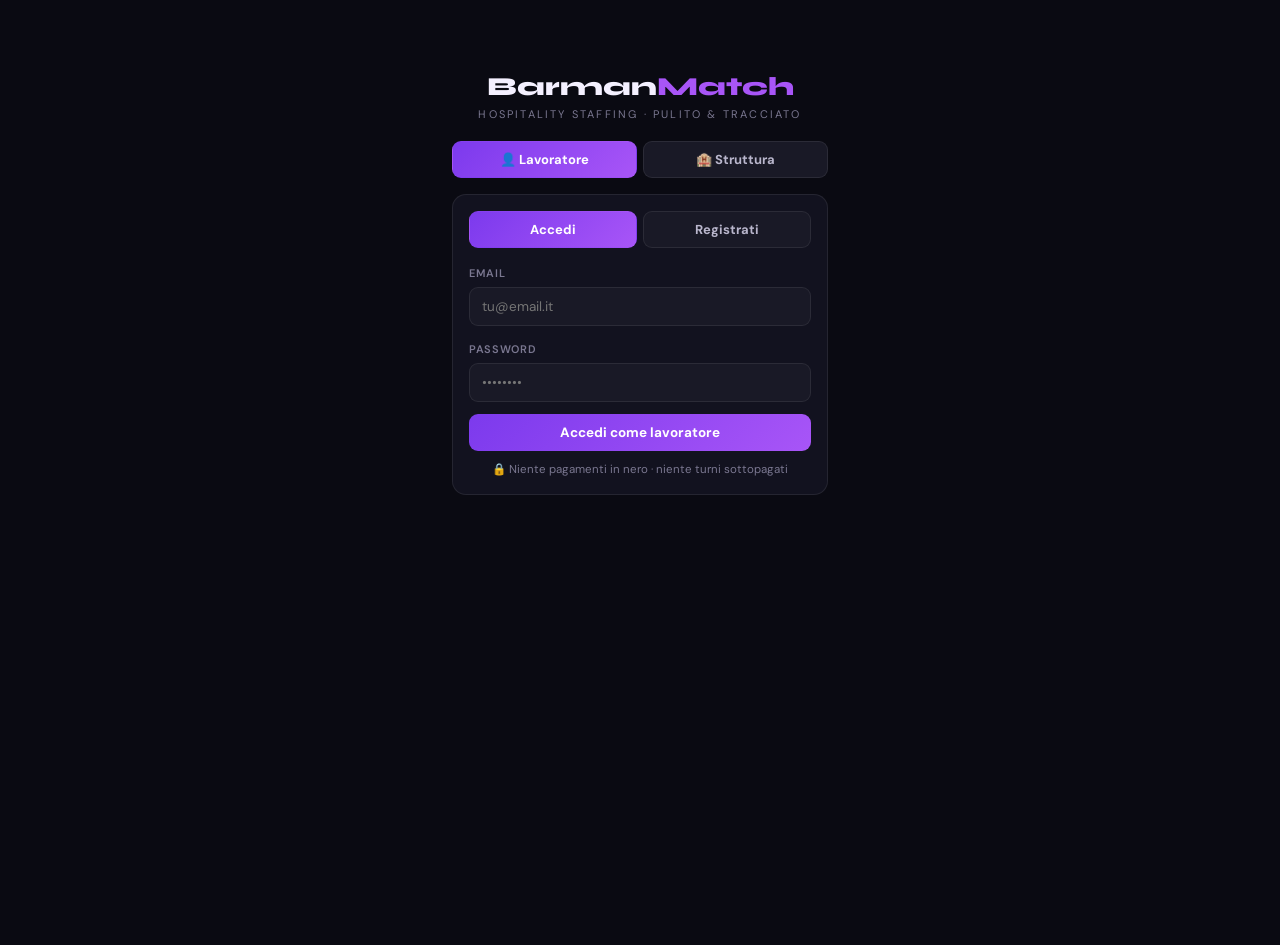
<file: BARMANMATCH_APP/frontend/venue/dashboard.html>
<!DOCTYPE html>
<html lang="it">
<head>
<meta charset="UTF-8">
<meta name="viewport" content="width=device-width,initial-scale=1.0">
<title>Dashboard Struttura — BarmanMatch</title>
<link rel="preconnect" href="https://fonts.googleapis.com">
<link href="https://fonts.googleapis.com/css2?family=Syne:wght@700;800&family=DM+Sans:wght@400;500;600&display=swap" rel="stylesheet">
<link rel="stylesheet" href="../shared/style.css">
<style>
.btn-gold{background:var(--g);color:#000;padding:.65rem 1.5rem;border-radius:var(--rp);font-size:.65rem;font-weight:700;letter-spacing:.12em;text-transform:uppercase;border:none;cursor:pointer;transition:all .3s;display:inline-flex;align-items:center;gap:.4rem;}
.btn-gold:hover{background:var(--gl);}
.app-row{background:rgba(255,255,255,.02);border:1px solid rgba(255,255,255,.05);border-radius:8px;padding:1rem 1.2rem;display:flex;align-items:center;gap:1rem;flex-wrap:wrap;margin-bottom:.5rem;transition:border-color .3s;}
.app-row:hover{border-color:rgba(139,92,246,.2);}
.app-worker{flex:1;}
.app-worker-name{font-weight:600;font-size:.85rem;}
.app-worker-meta{font-size:.65rem;color:var(--gr);}
</style>
</head>
<body>
<nav class="app-nav">
  <a href="../index.html" class="app-nav-brand">BarmanMatch<span id="nav-name">Struttura</span></a>
  <div class="app-nav-right">
    <a href="post-shift.html">+ Pubblica turno</a>
    <button onclick="logout()">Esci</button>
  </div>
</nav>

<!-- RATING MODAL -->
<div class="modal-overlay hidden" id="rating-modal">
  <div class="modal">
    <h3>Valuta il lavoratore</h3>
    <div id="rating-info" style="margin-bottom:1rem;font-size:.78rem;color:var(--gr);"></div>
    <div class="form-group">
      <label>Valutazione generale *</label>
      <div class="stars" id="stars-general"></div>
      <input type="hidden" id="rating-score" value="0">
    </div>
    <div class="form-group">
      <label>Puntualità</label>
      <div class="stars" id="stars-punctuality"></div>
      <input type="hidden" id="rating-punct" value="0">
    </div>
    <div class="form-group">
      <label>Professionalità</label>
      <div class="stars" id="stars-prof"></div>
      <input type="hidden" id="rating-prof" value="0">
    </div>
    <div class="form-group">
      <label>Livello tecnico</label>
      <div class="stars" id="stars-skill"></div>
      <input type="hidden" id="rating-skill" value="0">
    </div>
    <div class="form-group">
      <label>Commento (facoltativo)</label>
      <textarea id="rating-comment" placeholder="Come è stato il lavoratore?"></textarea>
    </div>
    <div id="rating-alert"></div>
    <div style="display:flex;gap:.6rem;margin-top:1rem;">
      <button class="btn btn-outline btn-sm" onclick="closeRatingModal()">Salta</button>
      <button class="btn btn-primary" id="btn-submit-rating" data-label="Invia recensione" style="flex:1">Invia recensione</button>
    </div>
  </div>
</div>

<main class="page">
  <div id="alert-box"></div>

  <!-- HEADER -->
  <div style="display:flex;align-items:center;gap:1rem;margin-bottom:2rem;flex-wrap:wrap;">
    <div style="width:52px;height:52px;border-radius:50%;background:linear-gradient(135deg,var(--g),var(--gl));display:flex;align-items:center;justify-content:center;font-size:1.3rem;flex-shrink:0;">🏨</div>
    <div style="flex:1;">
      <h1 id="profile-name">Caricamento…</h1>
      <div id="profile-meta" style="font-size:.7rem;color:var(--gr);margin-top:.2rem;"></div>
    </div>
    <a href="post-shift.html" class="btn-gold">+ Pubblica turno</a>
  </div>

  <!-- STATS -->
  <div class="stat-row" id="venue-stats" style="margin-bottom:2rem;"></div>

  <!-- TABS -->
  <div class="tabs">
    <button class="tab active" onclick="switchTab('open')">📋 Turni aperti</button>
    <button class="tab" onclick="switchTab('completed')">✓ Completati</button>
    <button class="tab" onclick="switchTab('favorites')">⭐ Preferiti</button>
  </div>

  <!-- TAB: TURNI APERTI -->
  <div id="tab-open">
    <div id="open-shifts-list">
      <div class="page-loader"><div class="spinner"></div><p>Caricamento turni…</p></div>
    </div>
  </div>

  <!-- TAB: COMPLETATI -->
  <div id="tab-completed" style="display:none;">
    <div id="completed-shifts-list">
      <div class="page-loader"><div class="spinner"></div></div>
    </div>
  </div>

  <!-- TAB: PREFERITI -->
  <div id="tab-favorites" style="display:none;">
    <div id="favorites-list">
      <div class="page-loader"><div class="spinner"></div></div>
    </div>
  </div>
</main>

<script src="../shared/api.js"></script>
<script>
if (!requireAuth("../index.html")) throw new Error("not auth");

let profile = null;
let currentRatingAppId = null;

async function init() {
  // Flash da post-shift
  const flash = sessionStorage.getItem("bm_flash");
  if (flash) { showAlert("alert-box", flash, "success"); sessionStorage.removeItem("bm_flash"); }

  try {
    profile = await API.get("/api/venues/profile/me");
    renderHeader();
    loadShifts();
  } catch(e) {
    if (e.message.includes("404")) {
      showAlert("alert-box", "Completa il tuo profilo struttura.", "info");
    }
  }
}

function renderHeader() {
  document.getElementById("profile-name").textContent = profile.name;
  document.getElementById("nav-name").textContent = profile.name.split(" ")[0];
  document.getElementById("profile-meta").innerHTML =
    `${profile.venue_type?.replace("_"," ")} · ${profile.city} · Piano: <span class="badge badge-gold">${profile.plan}</span> · Verificato: ${profile.is_verified ? "✅" : "⏳"}`;
}

async function loadShifts() {
  try {
    const shifts = await API.get("/api/shifts/mine");
    const open      = shifts.filter(s => ["open","filled"].includes(s.status));
    const completed = shifts.filter(s => s.status === "completed");
    const cancelled = shifts.filter(s => s.status === "cancelled");

    // Stats
    const totalApps = open.reduce((acc, s) => acc + (s.shift_applications?.length || 0), 0);
    document.getElementById("venue-stats").innerHTML = `
      <div class="stat-mini"><div class="stat-mini-n">${open.length}</div><div class="stat-mini-l">Turni aperti</div></div>
      <div class="stat-mini"><div class="stat-mini-n">${totalApps}</div><div class="stat-mini-l">Candidature</div></div>
      <div class="stat-mini"><div class="stat-mini-n">${completed.length}</div><div class="stat-mini-l">Completati</div></div>
    `;

    renderOpenShifts(open);
    renderCompletedShifts(completed);
  } catch(e) {
    document.getElementById("open-shifts-list").innerHTML = `<div class="alert alert-error">${e.message}</div>`;
  }
}

function renderOpenShifts(shifts) {
  const el = document.getElementById("open-shifts-list");
  if (!shifts.length) {
    el.innerHTML = `<div class="empty"><div class="empty-ico">📋</div><div class="empty-text">Nessun turno aperto.<br><a href="post-shift.html" style="color:var(--gl);">Pubblica il tuo primo turno →</a></div></div>`;
    return;
  }
  el.innerHTML = shifts.map(s => {
    const apps = s.shift_applications || [];
    const confirmed = apps.filter(a => a.status === "confirmed");
    const pending   = apps.filter(a => a.status === "pending");
    return `
    <div class="card-sm" style="margin-bottom:1rem;">
      <div style="display:flex;align-items:flex-start;justify-content:space-between;gap:1rem;flex-wrap:wrap;margin-bottom:1rem;">
        <div style="flex:1;">
          <div style="display:flex;align-items:center;gap:.6rem;flex-wrap:wrap;margin-bottom:.3rem;">
            <div class="shift-role">${s.role}</div>
            ${statusBadge(s.status)}
            ${s.is_urgent ? `<span class="badge badge-gold">URGENTE</span>` : ""}
          </div>
          <div class="shift-meta">
            📅 <span>${formatDate(s.date)}</span> ·
            🕐 <span>${formatTime(s.start_time)}–${formatTime(s.end_time)}</span> ·
            💶 <span>€${s.hourly_rate}/h</span>
          </div>
        </div>
        <div style="display:flex;gap:.5rem;">
          <button class="btn btn-danger btn-sm" onclick="cancelShift('${s.id}')">Cancella</button>
          ${s.status === "filled" ? `<button class="btn btn-primary btn-sm" onclick="markCompleted('${s.id}')">✓ Completato</button>` : ""}
        </div>
      </div>

      <!-- Candidature -->
      ${pending.length > 0 ? `
      <div style="font-size:.52rem;letter-spacing:.2em;text-transform:uppercase;color:rgba(244,240,255,.3);margin-bottom:.5rem;">
        ${pending.length} candidature in attesa
      </div>
      ${pending.map(a => {
        const w = a.worker_profiles || {};
        return `
        <div class="app-row">
          <div class="app-worker">
            <div class="app-worker-name">${w.full_name || "Lavoratore"}</div>
            <div class="app-worker-meta">
              ${(w.roles||[]).join(", ")} · ${w.city || "—"} ·
              ★ ${w.rating_avg?.toFixed(1) || "Nuovo"} ·
              Match: ${a.match_score || "—"}%
            </div>
          </div>
          <div style="display:flex;gap:.5rem;">
            <button class="btn btn-primary btn-sm" onclick="confirmWorker('${s.id}','${a.id}','${w.full_name||""}')">Conferma</button>
            <button class="btn btn-outline btn-sm" onclick="rejectWorker('${a.id}')">Rifiuta</button>
          </div>
        </div>`;
      }).join("")}` : ""}

      ${confirmed.length > 0 ? `
      <div style="font-size:.52rem;letter-spacing:.2em;text-transform:uppercase;color:rgba(52,211,153,.5);margin-bottom:.5rem;">
        ${confirmed.length} confermato/i
      </div>
      ${confirmed.map(a => {
        const w = a.worker_profiles || {};
        return `
        <div class="app-row" style="border-color:rgba(52,211,153,.15);">
          <div class="app-worker">
            <div class="app-worker-name">✓ ${w.full_name || "Lavoratore"}</div>
            <div class="app-worker-meta">${(w.roles||[]).join(", ")} · ${w.city || "—"} · ★ ${w.rating_avg?.toFixed(1) || "Nuovo"}</div>
          </div>
          <span class="badge badge-green">Confermato</span>
        </div>`;
      }).join("")}` : ""}

      ${!apps.length ? `<div style="font-size:.72rem;color:rgba(244,240,255,.2);text-align:center;padding:.5rem;">Nessuna candidatura ancora — il matching notificherà i lavoratori compatibili</div>` : ""}
    </div>`;
  }).join("");
}

function renderCompletedShifts(shifts) {
  const el = document.getElementById("completed-shifts-list");
  if (!shifts.length) {
    el.innerHTML = `<div class="empty"><div class="empty-ico">✓</div><div class="empty-text">Nessun turno completato ancora.</div></div>`;
    return;
  }
  el.innerHTML = shifts.map(s => {
    const confirmed = (s.shift_applications||[]).filter(a => a.status === "completed");
    return `
    <div class="card-sm" style="margin-bottom:1rem;border-color:rgba(52,211,153,.1);">
      <div class="shift-role" style="color:var(--t);">${s.role}</div>
      <div class="shift-meta">📅 ${formatDate(s.date)} · 🕐 ${formatTime(s.start_time)}–${formatTime(s.end_time)} · 💶 €${s.hourly_rate}/h</div>
      ${confirmed.map(a => {
        const w = a.worker_profiles || {};
        return `
        <div class="app-row" style="margin-top:.8rem;">
          <div class="app-worker">
            <div class="app-worker-name">${w.full_name || "Lavoratore"}</div>
            <div class="app-worker-meta">${(w.roles||[]).join(", ")} · ★ ${w.rating_avg?.toFixed(1) || "Nuovo"}</div>
          </div>
          <button class="btn btn-gold btn-sm" onclick="openRatingModal('${a.id}','${w.full_name||"il lavoratore"}')">⭐ Valuta</button>
        </div>`;
      }).join("")}
    </div>`;
  }).join("");
}

// ── ACTIONS ──────────────────────────────────────────────────────
async function confirmWorker(shiftId, appId, workerName) {
  if (!confirm(`Confermare ${workerName} per questo turno?`)) return;
  try {
    await API.post(`/api/shifts/${shiftId}/confirm`, { application_id: appId });
    showAlert("alert-box", `${workerName} confermato!`, "success");
    loadShifts();
  } catch(e) { showAlert("alert-box", e.message); }
}

async function rejectWorker(appId) {
  try {
    await API.patch(`/api/shifts/application/${appId}`, { status: "rejected" });
    loadShifts();
  } catch(e) { showAlert("alert-box", e.message); }
}

async function cancelShift(shiftId) {
  if (!confirm("Cancellare questo turno?")) return;
  try {
    await API.delete(`/api/shifts/${shiftId}`);
    showAlert("alert-box", "Turno cancellato", "success");
    loadShifts();
  } catch(e) { showAlert("alert-box", e.message); }
}

async function markCompleted(shiftId) {
  if (!confirm("Segnare il turno come completato? Questo abiliterà la valutazione dei lavoratori.")) return;
  try {
    await API.post(`/api/shifts/${shiftId}/complete`);
    showAlert("alert-box", "Turno completato. Ora puoi valutare i lavoratori.", "success");
    loadShifts();
    switchTab("completed");
  } catch(e) { showAlert("alert-box", e.message); }
}

async function loadFavorites() {
  try {
    const favs = await API.get("/api/venues/favorites");
    const el = document.getElementById("favorites-list");
    if (!favs.length) {
      el.innerHTML = `<div class="empty"><div class="empty-ico">⭐</div><div class="empty-text">Nessun lavoratore preferito ancora.<br>Salva i tuoi lavoratori di fiducia dopo ogni turno.</div></div>`;
      return;
    }
    el.innerHTML = favs.map(f => {
      const w = f.worker_profiles || {};
      return `
      <div class="card-sm" style="margin-bottom:1rem;">
        <div style="display:flex;align-items:center;gap:1rem;">
          <div style="width:40px;height:40px;border-radius:50%;background:linear-gradient(135deg,var(--v),var(--vl));display:flex;align-items:center;justify-content:center;">👤</div>
          <div style="flex:1;">
            <div style="font-weight:600;">${w.full_name || "Lavoratore"}</div>
            <div style="font-size:.65rem;color:var(--gr);">${(w.roles||[]).join(", ")} · ${w.city||"—"} · ★ ${w.rating_avg?.toFixed(1)||"Nuovo"} (${w.rating_count||0} turni)</div>
          </div>
          <button class="btn btn-danger btn-sm" onclick="removeFav('${w.id}')">✕</button>
        </div>
      </div>`;
    }).join("");
  } catch(e) { document.getElementById("favorites-list").innerHTML = `<div class="alert alert-error">${e.message}</div>`; }
}

async function removeFav(workerId) {
  try {
    await API.delete(`/api/venues/favorites/${workerId}`);
    loadFavorites();
  } catch(e) { showAlert("alert-box", e.message); }
}

// ── RATING ────────────────────────────────────────────────────────
function openRatingModal(appId, workerName) {
  currentRatingAppId = appId;
  document.getElementById("rating-info").textContent = `Valuta ${workerName}`;
  buildStars("stars-general",     "rating-score");
  buildStars("stars-punctuality", "rating-punct");
  buildStars("stars-prof",        "rating-prof");
  buildStars("stars-skill",       "rating-skill");
  document.getElementById("rating-comment").value = "";
  document.getElementById("rating-alert").innerHTML = "";
  document.getElementById("rating-modal").classList.remove("hidden");
}

function closeRatingModal() {
  document.getElementById("rating-modal").classList.add("hidden");
  currentRatingAppId = null;
}

function buildStars(containerId, inputId) {
  const el = document.getElementById(containerId);
  el.innerHTML = [1,2,3,4,5].map(n =>
    `<span class="star inactive" data-n="${n}" onclick="setStars('${containerId}','${inputId}',${n})">★</span>`
  ).join("");
}

function setStars(containerId, inputId, n) {
  document.getElementById(inputId).value = n;
  document.querySelectorAll(`#${containerId} .star`).forEach(s => {
    s.classList.toggle("active",   parseInt(s.dataset.n) <= n);
    s.classList.toggle("inactive", parseInt(s.dataset.n) >  n);
  });
}

document.getElementById("btn-submit-rating").addEventListener("click", async () => {
  const score = parseInt(document.getElementById("rating-score").value);
  if (!score) {
    document.getElementById("rating-alert").innerHTML = '<div class="alert alert-error">Inserisci almeno la valutazione generale</div>';
    return;
  }
  setLoading("btn-submit-rating", true);
  try {
    await API.post("/api/ratings", {
      application_id: currentRatingAppId,
      score,
      punctuality:     parseInt(document.getElementById("rating-punct").value) || null,
      professionalism: parseInt(document.getElementById("rating-prof").value)  || null,
      skill_level:     parseInt(document.getElementById("rating-skill").value) || null,
      comment: document.getElementById("rating-comment").value.trim() || null,
    });
    closeRatingModal();
    showAlert("alert-box", "Recensione inviata. Aggiorna il profilo del lavoratore.", "success");
    loadShifts();
  } catch(e) {
    document.getElementById("rating-alert").innerHTML = `<div class="alert alert-error">${e.message}</div>`;
    setLoading("btn-submit-rating", false);
  }
});

// ── TABS ──────────────────────────────────────────────────────────
function switchTab(name) {
  ["open","completed","favorites"].forEach(t => {
    document.getElementById(`tab-${t}`).style.display = t === name ? "" : "none";
  });
  document.querySelectorAll(".tab").forEach((btn, i) => {
    btn.classList.toggle("active", ["open","completed","favorites"][i] === name);
  });
  if (name === "favorites") loadFavorites();
}

function logout() { clearSession(); window.location.href = "../index.html"; }

init();
</script>
</body>
</html>
</file>
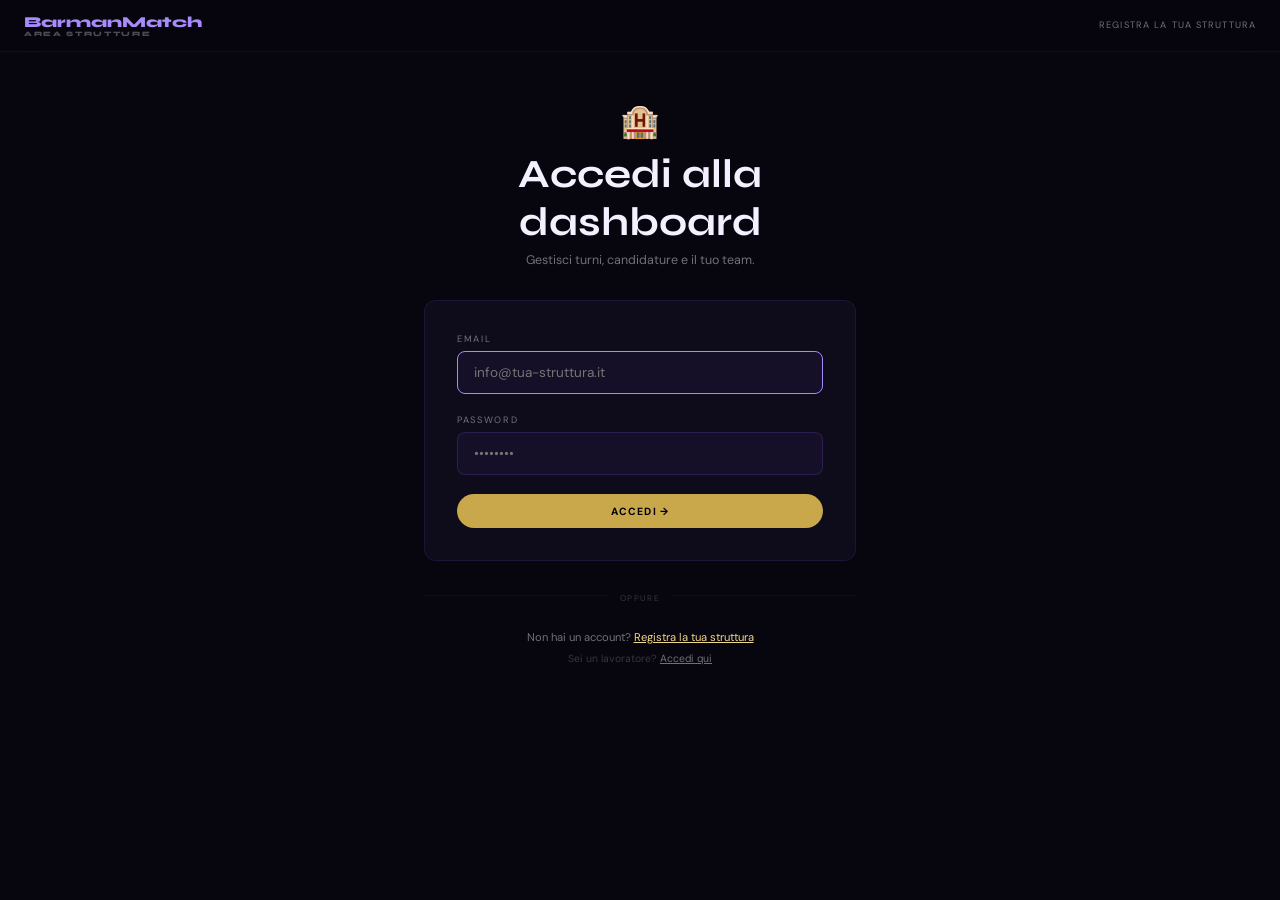
<file: BARMANMATCH_APP/frontend/venue/login.html>
<!DOCTYPE html>
<html lang="it">
<head>
<meta charset="UTF-8">
<meta name="viewport" content="width=device-width,initial-scale=1.0">
<title>Accedi struttura — BarmanMatch</title>
<link rel="preconnect" href="https://fonts.googleapis.com">
<link href="https://fonts.googleapis.com/css2?family=Syne:wght@700;800&family=DM+Sans:wght@400;500;600&display=swap" rel="stylesheet">
<link rel="stylesheet" href="../shared/style.css">
</head>
<body>
<nav class="app-nav">
  <a href="../index.html" class="app-nav-brand">BarmanMatch<span>Area Strutture</span></a>
  <div class="app-nav-right"><a href="register.html">Registra la tua struttura</a></div>
</nav>

<main class="page-sm">
  <div style="text-align:center;margin-bottom:2rem;">
    <div style="font-size:2rem;margin-bottom:.5rem;">🏨</div>
    <h1>Accedi alla dashboard</h1>
    <p style="font-size:.78rem;color:var(--gr);margin-top:.4rem;">Gestisci turni, candidature e il tuo team.</p>
  </div>

  <div id="alert-box"></div>

  <div class="card">
    <form id="login-form">
      <div class="form-group">
        <label>Email</label>
        <input type="email" id="email" required placeholder="info@tua-struttura.it" autofocus>
      </div>
      <div class="form-group">
        <label>Password</label>
        <input type="password" id="password" required placeholder="••••••••">
      </div>
      <button type="submit" class="btn btn-gold btn-full" id="btn-login" data-label="Accedi →">Accedi →</button>
    </form>
  </div>

  <div class="divider-label"><span>oppure</span></div>
  <p style="text-align:center;font-size:.7rem;color:var(--gr);">
    Non hai un account? <a href="register.html" style="color:var(--gl);">Registra la tua struttura</a>
  </p>
  <p style="text-align:center;margin-top:.5rem;font-size:.65rem;color:rgba(244,240,255,.2);">
    Sei un lavoratore? <a href="../worker/login.html" style="color:var(--gr);">Accedi qui</a>
  </p>
</main>

<script src="../shared/api.js"></script>
<script>
if (getToken()) window.location.href = "dashboard.html";

document.getElementById("login-form").addEventListener("submit", async e => {
  e.preventDefault();
  const email = document.getElementById("email").value.trim();
  const pass  = document.getElementById("password").value;
  setLoading("btn-login", true);
  try {
    const res = await API.post("/api/auth/login", { email, password: pass, role: "venue" });
    setSession(res);
    window.location.href = "dashboard.html";
  } catch(err) {
    showAlert("alert-box", "Email o password non corretti");
    setLoading("btn-login", false);
  }
});
</script>
</body>
</html>
</file>
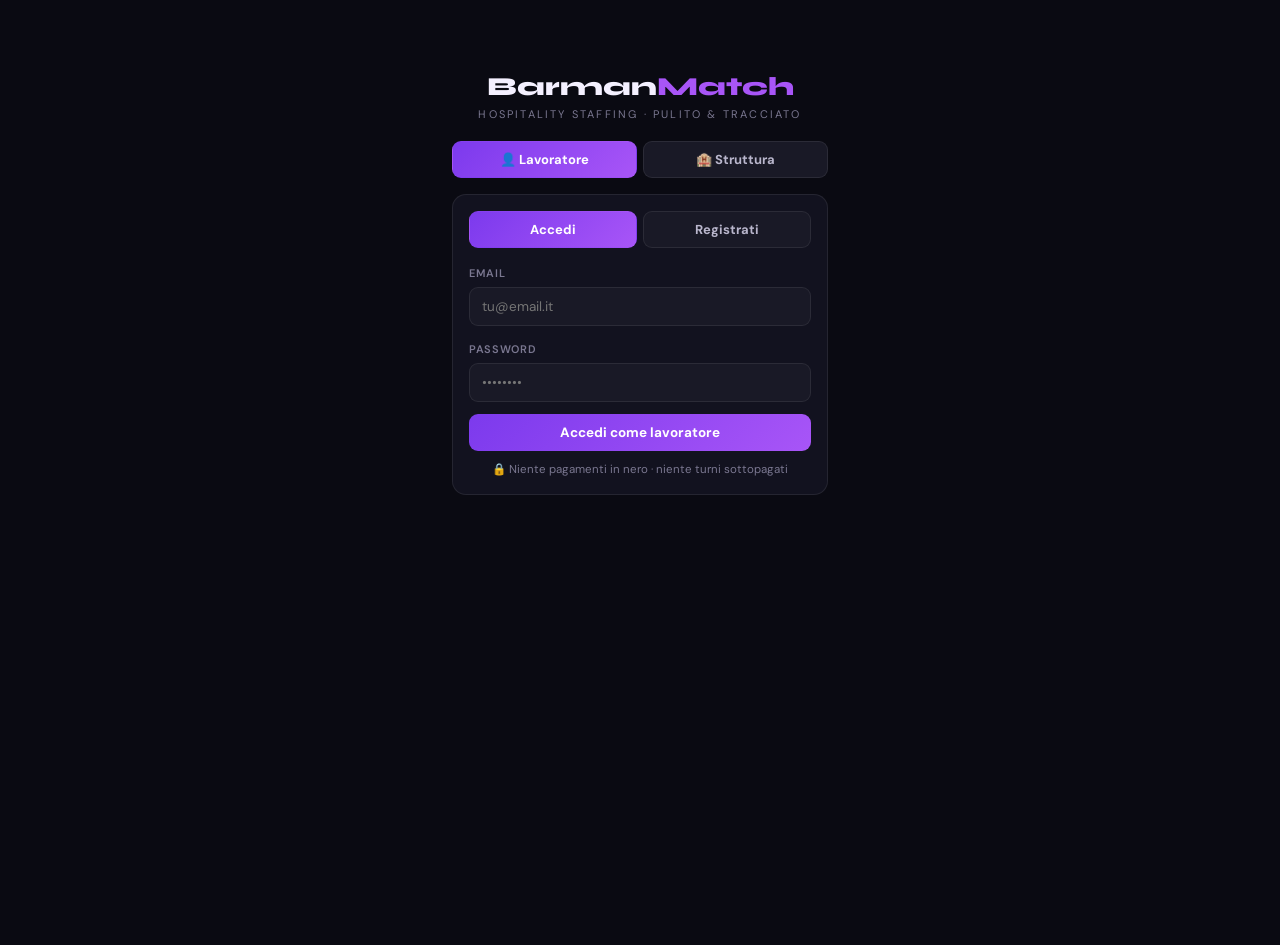
<file: BARMANMATCH_APP/frontend/venue/post-shift.html>
<!DOCTYPE html>
<html lang="it">
<head>
<meta charset="UTF-8">
<meta name="viewport" content="width=device-width,initial-scale=1.0">
<title>Pubblica turno — BarmanMatch</title>
<link rel="preconnect" href="https://fonts.googleapis.com">
<link href="https://fonts.googleapis.com/css2?family=Syne:wght@700;800&family=DM+Sans:wght@400;500;600&display=swap" rel="stylesheet">
<link rel="stylesheet" href="../shared/style.css">
<style>
.earnings-preview{background:linear-gradient(135deg,rgba(201,168,76,.08),rgba(201,168,76,.03));border:1px solid rgba(201,168,76,.2);border-radius:10px;padding:1.2rem;margin-top:.5rem;}
.ep-row{display:flex;justify-content:space-between;font-size:.75rem;margin-bottom:.3rem;color:var(--gr);}
.ep-row strong{color:var(--w);}
.ep-total{display:flex;justify-content:space-between;font-size:.95rem;padding-top:.6rem;border-top:1px solid rgba(201,168,76,.15);margin-top:.3rem;}
.ep-total span:last-child{font-family:'Syne',sans-serif;font-weight:700;color:var(--gl);}
</style>
</head>
<body>
<nav class="app-nav">
  <a href="dashboard.html" class="app-nav-brand">BarmanMatch<span>← Dashboard</span></a>
  <div class="app-nav-right">
    <a href="dashboard.html">Annulla</a>
  </div>
</nav>

<main class="page-sm">
  <div style="text-align:center;margin-bottom:2rem;">
    <div style="font-size:2rem;margin-bottom:.5rem;">📋</div>
    <h1>Pubblica un turno</h1>
    <p style="font-size:.78rem;color:var(--gr);margin-top:.4rem;">Compila il form. I lavoratori compatibili riceveranno una notifica entro pochi minuti.</p>
  </div>

  <div id="alert-box"></div>

  <div class="card">
    <form id="shift-form">
      <div class="form-group">
        <label>Ruolo richiesto *</label>
        <select id="role" required>
          <option value="">— Seleziona il ruolo —</option>
          <option value="bartender">Bartender</option>
          <option value="barback">Barback</option>
          <option value="sommelier">Sommelier</option>
          <option value="cameriere">Cameriere / Waitstaff</option>
          <option value="maitre">Maître</option>
          <option value="chef">Chef</option>
          <option value="sous chef">Sous Chef</option>
          <option value="cuoco">Cuoco</option>
          <option value="receptionist">Receptionist</option>
          <option value="housekeeping">Housekeeping</option>
          <option value="event staff">Event Staff</option>
          <option value="runner">Runner</option>
          <option value="lavapiatti">Lavapiatti</option>
          <option value="barista">Barista</option>
          <option value="hostess">Hostess / Host</option>
        </select>
      </div>

      <div class="form-row">
        <div class="form-group">
          <label>Data *</label>
          <input type="date" id="date" required>
        </div>
        <div class="form-group">
          <label>Città *</label>
          <input type="text" id="city" required placeholder="Milano">
        </div>
      </div>

      <div class="form-row">
        <div class="form-group">
          <label>Inizio turno *</label>
          <input type="time" id="start_time" required>
        </div>
        <div class="form-group">
          <label>Fine turno *</label>
          <input type="time" id="end_time" required>
        </div>
      </div>

      <div class="form-row">
        <div class="form-group">
          <label>Tariffa (€/h) *</label>
          <input type="number" id="hourly_rate" required placeholder="14" min="1" step="0.5" oninput="updatePreview()">
        </div>
        <div class="form-group">
          <label>Posti disponibili</label>
          <input type="number" id="spots" value="1" min="1" max="20">
        </div>
      </div>

      <!-- Anteprima guadagno -->
      <div class="earnings-preview" id="earnings-preview" style="display:none;">
        <div class="ep-row"><span>Ore totali</span><strong id="ep-hours">—</strong></div>
        <div class="ep-row"><span>Tariffa</span><strong id="ep-rate">—</strong></div>
        <div class="ep-row"><span>Commissione piattaforma (20%)</span><strong id="ep-comm">—</strong></div>
        <div class="ep-total"><span>Costo totale per te</span><span id="ep-total">—</span></div>
      </div>

      <div class="form-group" style="margin-top:1.2rem;">
        <label>Requisiti specifici (premi Invio)</label>
        <div class="pills-wrap" id="req-wrap">
          <input type="text" class="pills-input" id="req-input" placeholder="HACCP, cocktail experience, inglese…">
        </div>
      </div>

      <div class="form-row">
        <div class="form-group">
          <label>Dress code</label>
          <input type="text" id="dress_code" placeholder="Camicia bianca, pantaloni neri">
        </div>
        <div class="form-group" style="display:flex;align-items:center;padding-top:1.5rem;gap:.6rem;">
          <input type="checkbox" id="is_urgent" style="width:18px;height:18px;accent-color:var(--g);">
          <label for="is_urgent" style="font-size:.72rem;color:var(--gr);letter-spacing:normal;text-transform:none;">🚨 Turno urgente (+visibilità)</label>
        </div>
      </div>

      <div class="form-group">
        <label>Note aggiuntive per il lavoratore</label>
        <textarea id="description" placeholder="Dettagli sul servizio, briefing, parcheggio, accesso…"></textarea>
      </div>

      <button type="submit" class="btn btn-gold btn-full" id="btn-submit" data-label="Pubblica turno ✓" style="margin-top:.5rem;">Pubblica turno ✓</button>
    </form>
  </div>
</main>

<script src="../shared/api.js"></script>
<script>
if (!requireAuth("../index.html")) throw new Error("not auth");

// Set default date = tomorrow
const tomorrow = new Date();
tomorrow.setDate(tomorrow.getDate() + 1);
document.getElementById("date").value = tomorrow.toISOString().split("T")[0];

// Pills
const requirements = [];
const reqWrap  = document.getElementById("req-wrap");
const reqInput = document.getElementById("req-input");

reqInput.addEventListener("keydown", e => {
  if (e.key !== "Enter" && e.key !== ",") return;
  e.preventDefault();
  const val = reqInput.value.trim();
  if (!val || requirements.includes(val)) return;
  requirements.push(val);
  reqInput.value = "";
  renderReqPills();
});

function renderReqPills() {
  reqWrap.innerHTML = "";
  requirements.forEach(v => {
    const tag = document.createElement("span");
    tag.className = "pill-tag";
    tag.innerHTML = `${v}<button type="button" onclick="removeReq('${v}')">×</button>`;
    reqWrap.appendChild(tag);
  });
  reqWrap.appendChild(reqInput);
}

function removeReq(v) {
  const i = requirements.indexOf(v);
  if (i > -1) requirements.splice(i, 1);
  renderReqPills();
}

// Preview costo
function updatePreview() {
  const start = document.getElementById("start_time").value;
  const end   = document.getElementById("end_time").value;
  const rate  = parseFloat(document.getElementById("hourly_rate").value);
  const prev  = document.getElementById("earnings-preview");

  if (!start || !end || !rate) { prev.style.display = "none"; return; }

  const hours = calcHours(start, end);
  if (hours <= 0) { prev.style.display = "none"; return; }

  const gross = hours * rate;
  const comm  = gross * 0.20;
  const total = gross + comm;

  document.getElementById("ep-hours").textContent = `${hours.toFixed(1)}h`;
  document.getElementById("ep-rate").textContent  = `€${rate}/h`;
  document.getElementById("ep-comm").textContent  = `€${comm.toFixed(2)}`;
  document.getElementById("ep-total").textContent = `€${total.toFixed(2)}`;
  prev.style.display = "";
}

document.getElementById("start_time").addEventListener("change", updatePreview);
document.getElementById("end_time").addEventListener("change", updatePreview);

// Submit
document.getElementById("shift-form").addEventListener("submit", async e => {
  e.preventDefault();
  const start = document.getElementById("start_time").value;
  const end   = document.getElementById("end_time").value;

  if (start >= end) {
    showAlert("alert-box", "L'orario di fine deve essere dopo l'inizio");
    return;
  }

  setLoading("btn-submit", true);
  try {
    const shift = await API.post("/api/shifts", {
      role:        document.getElementById("role").value,
      date:        document.getElementById("date").value,
      start_time:  start,
      end_time:    end,
      hourly_rate: parseFloat(document.getElementById("hourly_rate").value),
      city:        document.getElementById("city").value.trim(),
      spots:       parseInt(document.getElementById("spots").value) || 1,
      requirements,
      dress_code:  document.getElementById("dress_code").value.trim() || null,
      description: document.getElementById("description").value.trim() || null,
      is_urgent:   document.getElementById("is_urgent").checked,
    });
    // Redirect alla dashboard con messaggio di successo
    sessionStorage.setItem("bm_flash", "Turno pubblicato! I lavoratori compatibili verranno notificati.");
    window.location.href = "dashboard.html";
  } catch(err) {
    showAlert("alert-box", err.message || "Errore durante la pubblicazione");
    setLoading("btn-submit", false);
  }
});

// Set default time
document.getElementById("start_time").value = "18:00";
document.getElementById("end_time").value   = "23:00";
updatePreview();
</script>
</body>
</html>
</file>
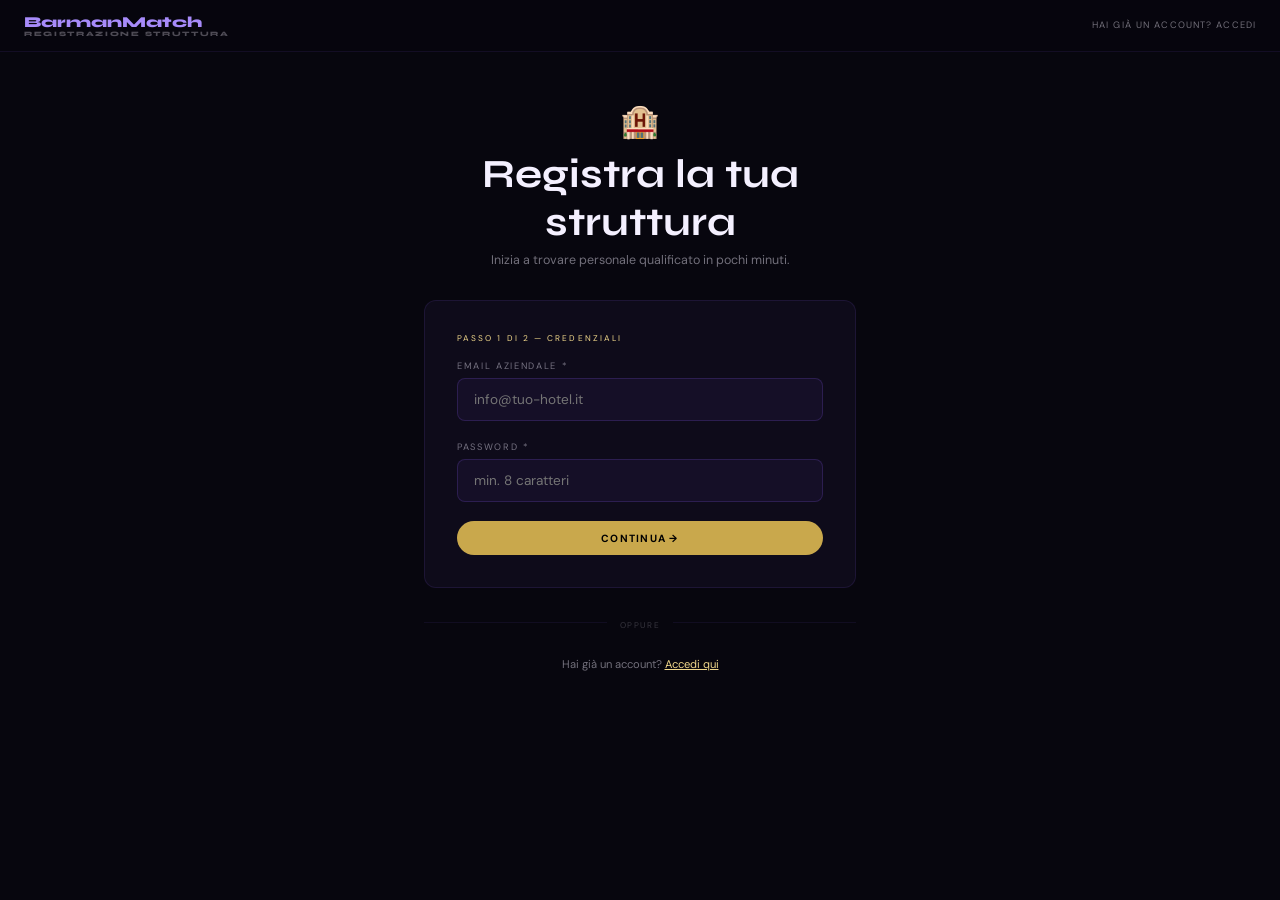
<file: BARMANMATCH_APP/frontend/venue/register.html>
<!DOCTYPE html>
<html lang="it">
<head>
<meta charset="UTF-8">
<meta name="viewport" content="width=device-width,initial-scale=1.0">
<title>Registra la tua struttura — BarmanMatch</title>
<link rel="preconnect" href="https://fonts.googleapis.com">
<link href="https://fonts.googleapis.com/css2?family=Syne:wght@700;800&family=DM+Sans:wght@400;500;600&display=swap" rel="stylesheet">
<link rel="stylesheet" href="../shared/style.css">
</head>
<body>
<nav class="app-nav">
  <a href="../index.html" class="app-nav-brand">BarmanMatch<span>Registrazione Struttura</span></a>
  <div class="app-nav-right"><a href="login.html">Hai già un account? Accedi</a></div>
</nav>

<main class="page-sm">
  <div style="text-align:center;margin-bottom:2rem;">
    <div style="font-size:2rem;margin-bottom:.5rem;">🏨</div>
    <h1>Registra la tua struttura</h1>
    <p style="font-size:.78rem;color:var(--gr);margin-top:.4rem;">Inizia a trovare personale qualificato in pochi minuti.</p>
  </div>

  <div id="alert-box"></div>

  <div class="card">
    <form id="reg-form">
      <div id="step-1">
        <div style="font-size:.52rem;letter-spacing:.25em;text-transform:uppercase;color:var(--gl);margin-bottom:1rem;">Passo 1 di 2 — Credenziali</div>
        <div class="form-group">
          <label>Email aziendale *</label>
          <input type="email" id="email" required placeholder="info@tuo-hotel.it">
        </div>
        <div class="form-group">
          <label>Password *</label>
          <input type="password" id="password" required placeholder="min. 8 caratteri" minlength="8">
        </div>
        <button type="button" class="btn btn-gold btn-full" id="btn-step1" data-label="Continua →">Continua →</button>
      </div>

      <div id="step-2" style="display:none;">
        <div style="font-size:.52rem;letter-spacing:.25em;text-transform:uppercase;color:var(--gl);margin-bottom:1rem;">Passo 2 di 2 — La tua struttura</div>
        <div class="form-group">
          <label>Nome struttura *</label>
          <input type="text" id="name" required placeholder="Hotel Excelsior Milano">
        </div>
        <div class="form-row">
          <div class="form-group">
            <label>Tipo struttura *</label>
            <select id="venue_type" required>
              <option value="">— Seleziona —</option>
              <option value="hotel">Hotel</option>
              <option value="resort">Resort</option>
              <option value="ristorante">Ristorante</option>
              <option value="bar">Bar / Cocktail Bar</option>
              <option value="catering">Catering</option>
              <option value="event_venue">Event Venue</option>
              <option value="altro">Altro</option>
            </select>
          </div>
          <div class="form-group">
            <label>Città *</label>
            <input type="text" id="city" required placeholder="Milano">
          </div>
        </div>
        <div class="form-group">
          <label>Indirizzo</label>
          <input type="text" id="address" placeholder="Via Roma 1">
        </div>
        <div class="form-group">
          <label>Telefono</label>
          <input type="text" id="phone" placeholder="+39 02 1234 5678">
        </div>
        <div class="form-group">
          <label>Descrizione breve</label>
          <textarea id="description" placeholder="Presenta la tua struttura ai lavoratori…"></textarea>
        </div>
        <button type="submit" class="btn btn-gold btn-full" id="btn-submit" data-label="Crea account struttura ✓">Crea account struttura ✓</button>
        <div style="text-align:center;margin-top:.8rem;">
          <button type="button" class="btn btn-outline btn-sm" onclick="showStep(1)">← Indietro</button>
        </div>
      </div>
    </form>
  </div>

  <div class="divider-label"><span>oppure</span></div>
  <p style="text-align:center;font-size:.7rem;color:var(--gr);">Hai già un account? <a href="login.html" style="color:var(--gl);">Accedi qui</a></p>
</main>

<script src="../shared/api.js"></script>
<script>
function showStep(n) {
  document.getElementById("step-1").style.display = n === 1 ? "" : "none";
  document.getElementById("step-2").style.display = n === 2 ? "" : "none";
}

document.getElementById("btn-step1").addEventListener("click", () => {
  const email = document.getElementById("email").value.trim();
  const pass  = document.getElementById("password").value;
  if (!email || !pass || pass.length < 8) {
    showAlert("alert-box", "Inserisci email e password (min. 8 caratteri)");
    return;
  }
  showStep(2);
});

document.getElementById("reg-form").addEventListener("submit", async e => {
  e.preventDefault();
  const venue_type = document.getElementById("venue_type").value;
  if (!venue_type) { showAlert("alert-box", "Seleziona il tipo di struttura"); return; }

  const email = document.getElementById("email").value.trim();
  const pass  = document.getElementById("password").value;
  setLoading("btn-submit", true);

  try {
    await API.post("/api/auth/register", { email, password: pass, role: "venue" });

    const loginRes = await API.post("/api/auth/login", { email, password: pass, role: "venue" });
    setSession(loginRes);

    await API.post("/api/venues/profile", {
      name:        document.getElementById("name").value.trim(),
      phone:       document.getElementById("phone").value.trim() || null,
      city:        document.getElementById("city").value.trim(),
      venue_type,
      address:     document.getElementById("address").value.trim() || null,
      description: document.getElementById("description").value.trim() || null,
    });

    window.location.href = "dashboard.html";
  } catch(err) {
    showAlert("alert-box", err.message || "Errore durante la registrazione");
    setLoading("btn-submit", false);
  }
});
</script>
</body>
</html>
</file>
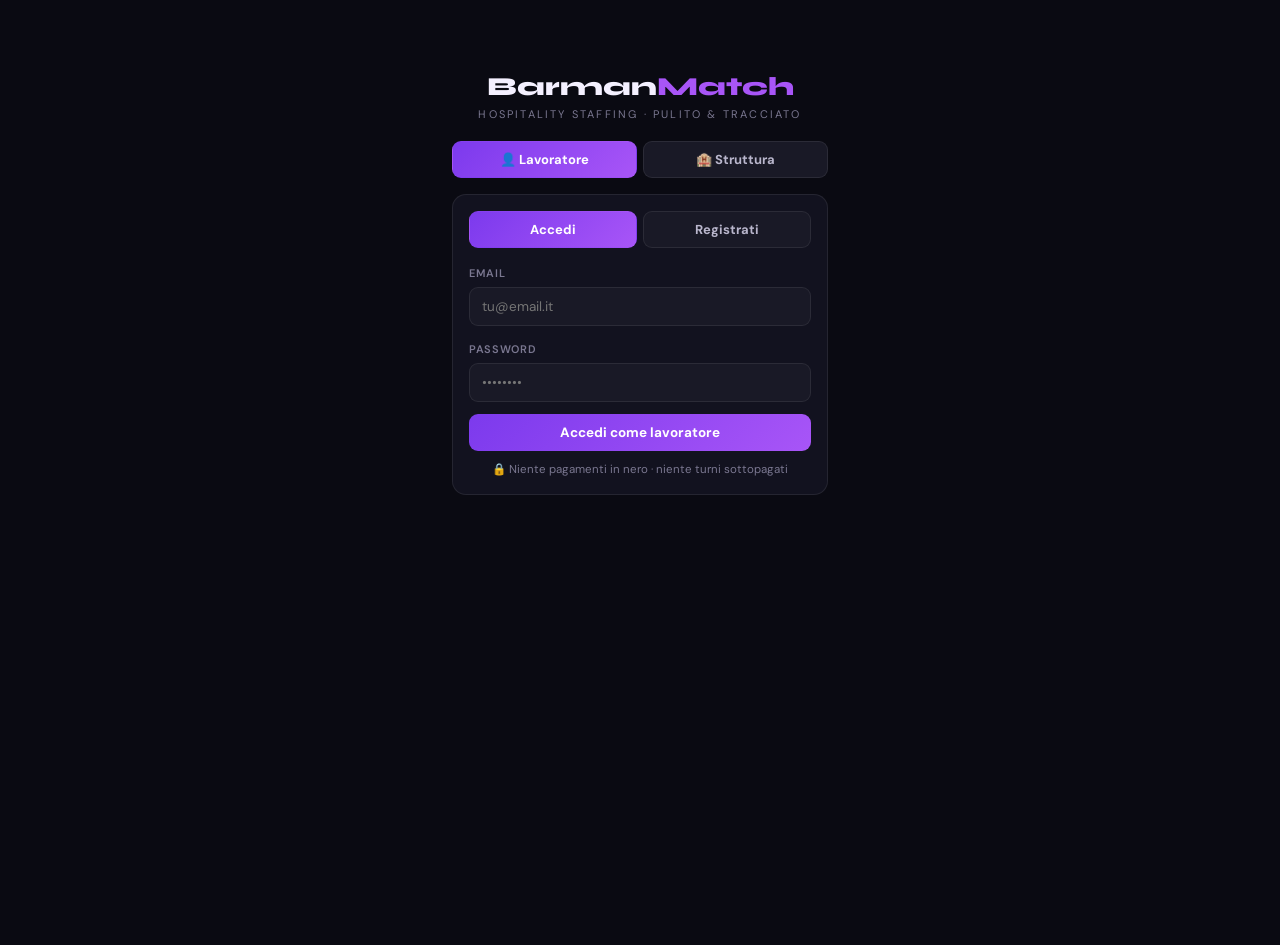
<file: BARMANMATCH_APP/frontend/worker/dashboard.html>
<!DOCTYPE html>
<html lang="it">
<head>
<meta charset="UTF-8">
<meta name="viewport" content="width=device-width,initial-scale=1.0">
<title>Dashboard Lavoratore — BarmanMatch</title>
<link rel="preconnect" href="https://fonts.googleapis.com">
<link href="https://fonts.googleapis.com/css2?family=Syne:wght@700;800&family=DM+Sans:wght@400;500;600&display=swap" rel="stylesheet">
<link rel="stylesheet" href="../shared/style.css">
</head>
<body>
<nav class="app-nav">
  <a href="../index.html" class="app-nav-brand">BarmanMatch<span id="nav-name">Lavoratore</span></a>
  <div class="app-nav-right">
    <button onclick="logout()">Esci</button>
  </div>
</nav>

<!-- CONTRACT MODAL -->
<div class="modal-overlay hidden" id="contract-modal">
  <div class="modal">
    <h3>Accetta il turno</h3>
    <div id="contract-details" style="margin-bottom:1rem;"></div>
    <div class="contract-box">
      <h4>Accordo di prestazione</h4>
      <p>Accettando questo turno, il lavoratore si impegna a:<br>
      • Presentarsi puntuale nella sede indicata alla data e ora concordate<br>
      • Eseguire le mansioni del ruolo richiesto con professionalità<br>
      • Effettuare il check-in digitale all'inizio e alla fine del turno<br>
      • Non cancellare il turno entro 12h dall'inizio senza giustificato motivo<br>
      • Rispettare le norme HACCP e sicurezza sul lavoro (D.Lgs. 81/2008)<br>
      Il compenso sarà erogato entro 24h dalla validazione del turno completato.</p>
      <div class="contract-accept">
        <input type="checkbox" id="contract-check">
        <label for="contract-check">Ho letto e accetto i termini del turno. Comprendo le conseguenze di una cancellazione last-minute o di un no-show sul mio rating.</label>
      </div>
    </div>
    <div id="contract-alert"></div>
    <div style="display:flex;gap:.6rem;margin-top:1rem;">
      <button class="btn btn-outline btn-sm" onclick="closeModal()">Annulla</button>
      <button class="btn btn-primary" id="btn-confirm-apply" data-label="Firma e accetta ✓" style="flex:1">Firma e accetta ✓</button>
    </div>
  </div>
</div>

<!-- RATING MODAL -->
<div class="modal-overlay hidden" id="rating-modal">
  <div class="modal">
    <h3>Valuta l'esperienza</h3>
    <div id="rating-info" style="margin-bottom:1rem;font-size:.78rem;color:var(--gr);"></div>
    <div class="form-group">
      <label>Valutazione generale</label>
      <div class="stars" id="stars-general"></div>
      <input type="hidden" id="rating-score" value="0">
    </div>
    <div class="form-group">
      <label>Ambiente di lavoro</label>
      <div class="stars" id="stars-env"></div>
      <input type="hidden" id="rating-env" value="0">
    </div>
    <div class="form-group">
      <label>Puntualità pagamento</label>
      <div class="stars" id="stars-pay"></div>
      <input type="hidden" id="rating-pay" value="0">
    </div>
    <div class="form-group">
      <label>Commento (facoltativo)</label>
      <textarea id="rating-comment" placeholder="Come è stato il turno?"></textarea>
    </div>
    <div id="rating-alert"></div>
    <div style="display:flex;gap:.6rem;margin-top:1rem;">
      <button class="btn btn-outline btn-sm" onclick="closeRatingModal()">Salta</button>
      <button class="btn btn-primary" id="btn-submit-rating" data-label="Invia recensione" style="flex:1">Invia recensione</button>
    </div>
  </div>
</div>

<main class="page">
  <div id="alert-box"></div>

  <!-- HEADER -->
  <div style="display:flex;align-items:center;gap:1rem;margin-bottom:2rem;flex-wrap:wrap;">
    <div style="width:52px;height:52px;border-radius:50%;background:linear-gradient(135deg,var(--v),var(--vl));display:flex;align-items:center;justify-content:center;font-size:1.3rem;flex-shrink:0;">🍸</div>
    <div style="flex:1;">
      <h1 id="profile-name">Caricamento…</h1>
      <div id="profile-meta" style="font-size:.7rem;color:var(--gr);margin-top:.2rem;"></div>
    </div>
    <div class="stat-row" id="profile-stats"></div>
  </div>

  <!-- TABS -->
  <div class="tabs">
    <button class="tab active" onclick="switchTab('turni')">🔍 Turni disponibili</button>
    <button class="tab" onclick="switchTab('applications')">📋 Le mie candidature</button>
    <button class="tab" onclick="switchTab('profile')">⚙️ Profilo</button>
  </div>

  <!-- TAB: TURNI DISPONIBILI -->
  <div id="tab-turni">
    <div style="display:flex;align-items:center;justify-content:space-between;margin-bottom:1.2rem;flex-wrap:wrap;gap:.5rem;">
      <div style="font-size:.68rem;color:var(--gr);" id="shift-count"></div>
      <button class="btn btn-outline btn-sm" onclick="loadShifts()">↻ Aggiorna</button>
    </div>
    <div id="shifts-list">
      <div class="page-loader"><div class="spinner"></div><p>Cerco turni compatibili…</p></div>
    </div>
  </div>

  <!-- TAB: LE MIE CANDIDATURE -->
  <div id="tab-applications" style="display:none;">
    <div style="margin-bottom:1rem;display:flex;justify-content:flex-end;">
      <button class="btn btn-outline btn-sm" onclick="loadApplications()">↻ Aggiorna</button>
    </div>
    <div id="apps-list">
      <div class="page-loader"><div class="spinner"></div><p>Caricamento…</p></div>
    </div>
  </div>

  <!-- TAB: PROFILO -->
  <div id="tab-profile" style="display:none;">
    <div class="card" id="profile-card"></div>
  </div>
</main>

<script src="../shared/api.js"></script>
<script>
if (!requireAuth("../index.html")) throw new Error("not auth");

let currentShiftId = null;
let currentAppId   = null;
let profile        = null;

// ── INIT ──────────────────────────────────────────────────────────
async function init() {
  try {
    profile = await API.get("/api/workers/profile/me");
    renderProfileHeader();
    loadShifts();
  } catch(e) {
    if (e.message && e.message.includes("404")) {
      // Profilo non ancora creato
      showAlert("alert-box", "Completa il tuo profilo per ricevere turni.", "info");
    }
  }
}

function renderProfileHeader() {
  document.getElementById("profile-name").textContent = profile.full_name;
  document.getElementById("nav-name").textContent = profile.full_name.split(" ")[0];

  const badges = [];
  if (profile.badge_top_rated)    badges.push('<span class="badge badge-gold">🏅 Top Rated</span>');
  if (profile.badge_no_show_zero) badges.push('<span class="badge badge-teal">✅ No-Show Zero</span>');
  if (profile.badge_fast_responder) badges.push('<span class="badge badge-violet">⚡ Fast Responder</span>');

  document.getElementById("profile-meta").innerHTML =
    `${profile.roles?.join(", ")} · ${profile.city} · ★ ${profile.rating_avg?.toFixed(1) || "Nuovo"} (${profile.rating_count || 0} turni) ${badges.join(" ")}`;

  document.getElementById("profile-stats").innerHTML = `
    <div class="stat-mini"><div class="stat-mini-n">${profile.total_shifts_completed || 0}</div><div class="stat-mini-l">Turni</div></div>
    <div class="stat-mini"><div class="stat-mini-n">${profile.completion_rate || 100}%</div><div class="stat-mini-l">Completamento</div></div>
    <div class="stat-mini"><div class="stat-mini-n">${profile.no_show_count || 0}</div><div class="stat-mini-l">No-show</div></div>
  `;

  renderProfileCard();
}

function renderProfileCard() {
  document.getElementById("profile-card").innerHTML = `
    <h2 style="margin-bottom:1.2rem;color:var(--vl);">Il mio profilo</h2>
    <div class="form-row" style="margin-bottom:1rem;">
      <div><div style="font-size:.52rem;letter-spacing:.2em;text-transform:uppercase;color:rgba(244,240,255,.3);margin-bottom:.2rem;">Città</div><div style="font-size:.85rem;">${profile.city || "—"}</div></div>
      <div><div style="font-size:.52rem;letter-spacing:.2em;text-transform:uppercase;color:rgba(244,240,255,.3);margin-bottom:.2rem;">Telefono</div><div style="font-size:.85rem;">${profile.phone || "—"}</div></div>
    </div>
    <div style="margin-bottom:1rem;">
      <div style="font-size:.52rem;letter-spacing:.2em;text-transform:uppercase;color:rgba(244,240,255,.3);margin-bottom:.4rem;">Ruoli</div>
      <div style="display:flex;flex-wrap:wrap;gap:.3rem;">${(profile.roles||[]).map(r=>`<span class="pill-tag">${r}</span>`).join("")}</div>
    </div>
    <div style="margin-bottom:1rem;">
      <div style="font-size:.52rem;letter-spacing:.2em;text-transform:uppercase;color:rgba(244,240,255,.3);margin-bottom:.4rem;">Competenze</div>
      <div style="display:flex;flex-wrap:wrap;gap:.3rem;">${(profile.skills||[]).map(s=>`<span class="pill-tag">${s}</span>`).join("") || '<span style="font-size:.72rem;color:var(--gr);">Nessuna ancora</span>'}</div>
    </div>
    <div style="margin-bottom:1rem;">
      <div style="font-size:.52rem;letter-spacing:.2em;text-transform:uppercase;color:rgba(244,240,255,.3);margin-bottom:.4rem;">Certificazioni</div>
      <div style="display:flex;flex-wrap:wrap;gap:.3rem;">${(profile.certifications||[]).map(c=>`<span class="pill-tag">${c}</span>`).join("") || '<span style="font-size:.72rem;color:var(--gr);">Nessuna ancora</span>'}</div>
    </div>
    ${profile.bio ? `<div style="font-size:.78rem;color:var(--gr);line-height:1.7;padding:1rem;background:rgba(139,92,246,.04);border:1px solid rgba(139,92,246,.1);border-radius:8px;">${profile.bio}</div>` : ""}
    <div style="font-size:.62rem;color:rgba(244,240,255,.2);margin-top:.8rem;">Profilo verificato: ${profile.is_verified ? "✅ Sì" : "⏳ In attesa"}</div>
  `;
}

// ── TURNI ────────────────────────────────────────────────────────
async function loadShifts() {
  document.getElementById("shifts-list").innerHTML = '<div class="page-loader"><div class="spinner"></div><p>Cerco turni compatibili…</p></div>';
  try {
    const shifts = await API.get("/api/matching/worker/shifts");
    renderShifts(shifts);
  } catch(e) {
    document.getElementById("shifts-list").innerHTML = `<div class="alert alert-error">${e.message}</div>`;
  }
}

function renderShifts(shifts) {
  const el = document.getElementById("shifts-list");
  const open = shifts.filter(s => !s.already_applied);
  document.getElementById("shift-count").textContent =
    `${open.length} turno${open.length === 1 ? "" : "i"} disponibil${open.length === 1 ? "e" : "i"} · ordinati per compatibilità`;

  if (!shifts.length) {
    el.innerHTML = `<div class="empty"><div class="empty-ico">📭</div><div class="empty-text">Nessun turno aperto nella tua zona al momento.<br>Torna presto!</div></div>`;
    return;
  }

  el.innerHTML = shifts.map(s => {
    const hours = calcHours(s.start_time, s.end_time);
    const total = (hours * s.hourly_rate).toFixed(0);
    const venue = s.venue_profiles || {};
    return `
    <div class="shift-card ${s.is_urgent ? "urgent" : ""}" style="margin-bottom:1rem;">
      <div style="display:flex;align-items:flex-start;justify-content:space-between;gap:1rem;">
        <div style="flex:1;">
          <div class="shift-role">${s.role}</div>
          <div class="shift-meta">
            📍 <span>${venue.name || "Struttura"}</span> · ${venue.city || s.city} ·
            📅 <span>${formatDate(s.date)}</span> ·
            🕐 <span>${formatTime(s.start_time)}–${formatTime(s.end_time)}</span> (${hours}h)
          </div>
          ${(s.requirements?.length) ? `<div style="display:flex;flex-wrap:wrap;gap:.3rem;margin-bottom:.7rem;">${s.requirements.map(r=>`<span class="pill-tag">${r}</span>`).join("")}</div>` : ""}
          ${scoreBar(s.match_score)}
        </div>
        <div style="text-align:right;flex-shrink:0;">
          <div class="shift-rate">€${s.hourly_rate}<small>/h</small></div>
          <div style="font-size:.68rem;color:var(--gr);">~€${total} totale</div>
        </div>
      </div>
      <div class="shift-actions">
        ${s.already_applied
          ? `<span class="badge badge-violet">✓ Già candidato</span>`
          : `<button class="btn btn-primary btn-sm" onclick="openContractModal('${s.id}','${s.role}','${s.date}','${s.start_time}','${s.end_time}',${s.hourly_rate},'${venue.name||""}','${s.city}')">Candidati</button>`
        }
        ${s.dress_code ? `<span style="font-size:.62rem;color:var(--gr);">👔 ${s.dress_code}</span>` : ""}
      </div>
    </div>`;
  }).join("");
}

// ── CANDIDATURE ──────────────────────────────────────────────────
async function loadApplications() {
  document.getElementById("apps-list").innerHTML = '<div class="page-loader"><div class="spinner"></div></div>';
  try {
    const apps = await API.get("/api/workers/applications");
    renderApplications(apps);
  } catch(e) {
    document.getElementById("apps-list").innerHTML = `<div class="alert alert-error">${e.message}</div>`;
  }
}

function renderApplications(apps) {
  const el = document.getElementById("apps-list");
  if (!apps.length) {
    el.innerHTML = `<div class="empty"><div class="empty-ico">📋</div><div class="empty-text">Nessuna candidatura ancora.<br>Vai su "Turni disponibili" per candidarti!</div></div>`;
    return;
  }
  el.innerHTML = apps.map(a => {
    const s = a.shifts || {};
    const v = s.venue_profiles || {};
    const hours = s.start_time && s.end_time ? calcHours(s.start_time, s.end_time) : 0;
    const total = (hours * (s.hourly_rate || 0)).toFixed(0);
    return `
    <div class="shift-card" style="margin-bottom:1rem;">
      <div style="display:flex;align-items:flex-start;justify-content:space-between;gap:1rem;flex-wrap:wrap;">
        <div style="flex:1;">
          <div class="shift-role">${s.role || "Turno"}</div>
          <div class="shift-meta">
            📍 <span>${v.name || "Struttura"}</span> · ${v.city || "—"} ·
            📅 <span>${s.date ? formatDate(s.date) : "—"}</span> ·
            🕐 <span>${formatTime(s.start_time)}–${formatTime(s.end_time)}</span>
          </div>
          <div style="display:flex;align-items:center;gap:.6rem;margin-top:.3rem;">
            ${statusBadge(a.status)}
            ${a.match_score ? `<span style="font-size:.62rem;color:rgba(167,139,250,.6);">Match ${a.match_score}%</span>` : ""}
          </div>
        </div>
        <div style="text-align:right;flex-shrink:0;">
          <div class="shift-rate" style="font-size:1.1rem;">€${s.hourly_rate || 0}<small>/h</small></div>
          <div style="font-size:.65rem;color:var(--gr);">~€${total} totale</div>
        </div>
      </div>
      ${a.status === "completed" ? `
      <div style="margin-top:.8rem;">
        <button class="btn btn-gold btn-sm" onclick="openRatingModal('${a.id}','${v.name||"struttura"}')">⭐ Valuta l'esperienza</button>
      </div>` : ""}
    </div>`;
  }).join("");
}

// ── CONTRACT MODAL ────────────────────────────────────────────────
function openContractModal(shiftId, role, date, start, end, rate, venueName, city) {
  currentShiftId = shiftId;
  const hours = calcHours(start, end);
  document.getElementById("contract-details").innerHTML = `
    <div class="card-sm" style="background:rgba(139,92,246,.05);border-color:rgba(139,92,246,.2);">
      <div style="font-family:'Syne',sans-serif;font-size:1rem;font-weight:700;color:var(--vl);margin-bottom:.4rem;">${role}</div>
      <div style="font-size:.72rem;color:var(--gr);">📍 ${venueName} · ${city}<br>
      📅 ${formatDate(date)} · 🕐 ${formatTime(start)}–${formatTime(end)} (${hours}h)<br>
      💶 €${rate}/h · <strong style="color:var(--gl);">Totale stimato: €${(hours*rate).toFixed(0)}</strong></div>
    </div>`;
  document.getElementById("contract-check").checked = false;
  document.getElementById("contract-alert").innerHTML = "";
  document.getElementById("contract-modal").classList.remove("hidden");
}

function closeModal() {
  document.getElementById("contract-modal").classList.add("hidden");
  currentShiftId = null;
}

document.getElementById("btn-confirm-apply").addEventListener("click", async () => {
  if (!document.getElementById("contract-check").checked) {
    document.getElementById("contract-alert").innerHTML =
      '<div class="alert alert-error">Devi accettare i termini per candidarti</div>';
    return;
  }
  setLoading("btn-confirm-apply", true);
  try {
    await API.post(`/api/shifts/${currentShiftId}/apply`, { contract_accepted: true });
    closeModal();
    showAlert("alert-box", "Candidatura inviata con successo! La struttura ti contatterà se confermata.", "success");
    loadShifts();
    loadApplications();
  } catch(e) {
    document.getElementById("contract-alert").innerHTML = `<div class="alert alert-error">${e.message}</div>`;
    setLoading("btn-confirm-apply", false);
  }
});

// ── RATING MODAL ──────────────────────────────────────────────────
function openRatingModal(appId, venueName) {
  currentAppId = appId;
  document.getElementById("rating-info").textContent = `Come è stato il turno presso ${venueName}?`;
  buildStars("stars-general", "rating-score");
  buildStars("stars-env", "rating-env");
  buildStars("stars-pay", "rating-pay");
  document.getElementById("rating-comment").value = "";
  document.getElementById("rating-alert").innerHTML = "";
  document.getElementById("rating-modal").classList.remove("hidden");
}

function closeRatingModal() {
  document.getElementById("rating-modal").classList.add("hidden");
  currentAppId = null;
}

function buildStars(containerId, inputId) {
  const el = document.getElementById(containerId);
  el.innerHTML = [1,2,3,4,5].map(n =>
    `<span class="star inactive" data-n="${n}" onclick="setStars('${containerId}','${inputId}',${n})">★</span>`
  ).join("");
}

function setStars(containerId, inputId, n) {
  document.getElementById(inputId).value = n;
  document.querySelectorAll(`#${containerId} .star`).forEach(s => {
    s.classList.toggle("active",   parseInt(s.dataset.n) <= n);
    s.classList.toggle("inactive", parseInt(s.dataset.n) >  n);
  });
}

document.getElementById("btn-submit-rating").addEventListener("click", async () => {
  const score = parseInt(document.getElementById("rating-score").value);
  if (!score) {
    document.getElementById("rating-alert").innerHTML = '<div class="alert alert-error">Inserisci una valutazione generale</div>';
    return;
  }
  setLoading("btn-submit-rating", true);
  try {
    await API.post("/api/ratings", {
      application_id: currentAppId,
      score,
      work_environment:    parseInt(document.getElementById("rating-env").value) || null,
      payment_punctuality: parseInt(document.getElementById("rating-pay").value) || null,
      comment: document.getElementById("rating-comment").value.trim() || null,
    });
    closeRatingModal();
    showAlert("alert-box", "Recensione inviata. Grazie!", "success");
    loadApplications();
  } catch(e) {
    document.getElementById("rating-alert").innerHTML = `<div class="alert alert-error">${e.message}</div>`;
    setLoading("btn-submit-rating", false);
  }
});

// ── TABS ──────────────────────────────────────────────────────────
function switchTab(name) {
  ["turni","applications","profile"].forEach(t => {
    document.getElementById(`tab-${t}`).style.display = t === name ? "" : "none";
  });
  document.querySelectorAll(".tab").forEach((btn, i) => {
    btn.classList.toggle("active", ["turni","applications","profile"][i] === name);
  });
  if (name === "applications") loadApplications();
}

function logout() {
  clearSession();
  window.location.href = "../index.html";
}

init();
</script>
</body>
</html>
</file>
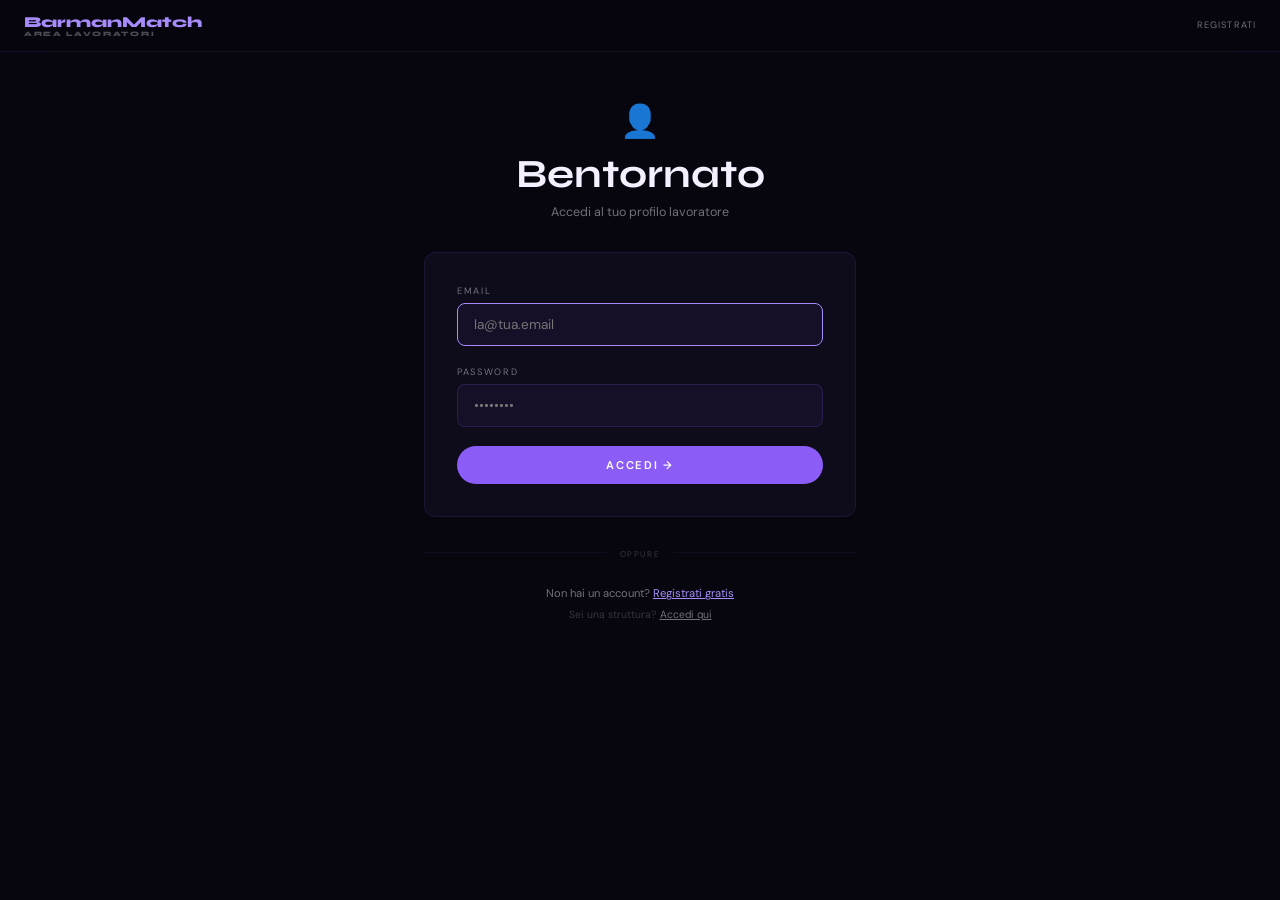
<file: BARMANMATCH_APP/frontend/worker/login.html>
<!DOCTYPE html>
<html lang="it">
<head>
<meta charset="UTF-8">
<meta name="viewport" content="width=device-width,initial-scale=1.0">
<title>Accedi — BarmanMatch Lavoratore</title>
<link rel="preconnect" href="https://fonts.googleapis.com">
<link href="https://fonts.googleapis.com/css2?family=Syne:wght@700;800&family=DM+Sans:wght@400;500;600&display=swap" rel="stylesheet">
<link rel="stylesheet" href="../shared/style.css">
</head>
<body>
<nav class="app-nav">
  <a href="../index.html" class="app-nav-brand">BarmanMatch<span>Area Lavoratori</span></a>
  <div class="app-nav-right"><a href="register.html">Registrati</a></div>
</nav>

<main class="page-sm">
  <div style="text-align:center;margin-bottom:2rem;">
    <div style="font-size:2rem;margin-bottom:.5rem;">👤</div>
    <h1>Bentornato</h1>
    <p style="font-size:.78rem;color:var(--gr);margin-top:.4rem;">Accedi al tuo profilo lavoratore</p>
  </div>

  <div id="alert-box"></div>

  <div class="card">
    <form id="login-form">
      <div class="form-group">
        <label>Email</label>
        <input type="email" id="email" required placeholder="la@tua.email" autofocus>
      </div>
      <div class="form-group">
        <label>Password</label>
        <input type="password" id="password" required placeholder="••••••••">
      </div>
      <button type="submit" class="btn btn-primary btn-full" id="btn-login" data-label="Accedi →">Accedi →</button>
    </form>
  </div>

  <div class="divider-label"><span>oppure</span></div>
  <p style="text-align:center;font-size:.7rem;color:var(--gr);">
    Non hai un account? <a href="register.html" style="color:var(--vl);">Registrati gratis</a>
  </p>
  <p style="text-align:center;margin-top:.5rem;font-size:.65rem;color:rgba(244,240,255,.2);">
    Sei una struttura? <a href="../venue/login.html" style="color:var(--gr);">Accedi qui</a>
  </p>
</main>

<script src="../shared/api.js"></script>
<script>
// Già loggato?
if (getToken()) window.location.href = "dashboard.html";

document.getElementById("login-form").addEventListener("submit", async e => {
  e.preventDefault();
  const email = document.getElementById("email").value.trim();
  const pass  = document.getElementById("password").value;
  setLoading("btn-login", true);
  try {
    const res = await API.post("/api/auth/login", { email, password: pass, role: "worker" });
    setSession(res);
    window.location.href = "dashboard.html";
  } catch (err) {
    showAlert("alert-box", "Email o password non corretti");
    setLoading("btn-login", false);
  }
});
</script>
</body>
</html>
</file>
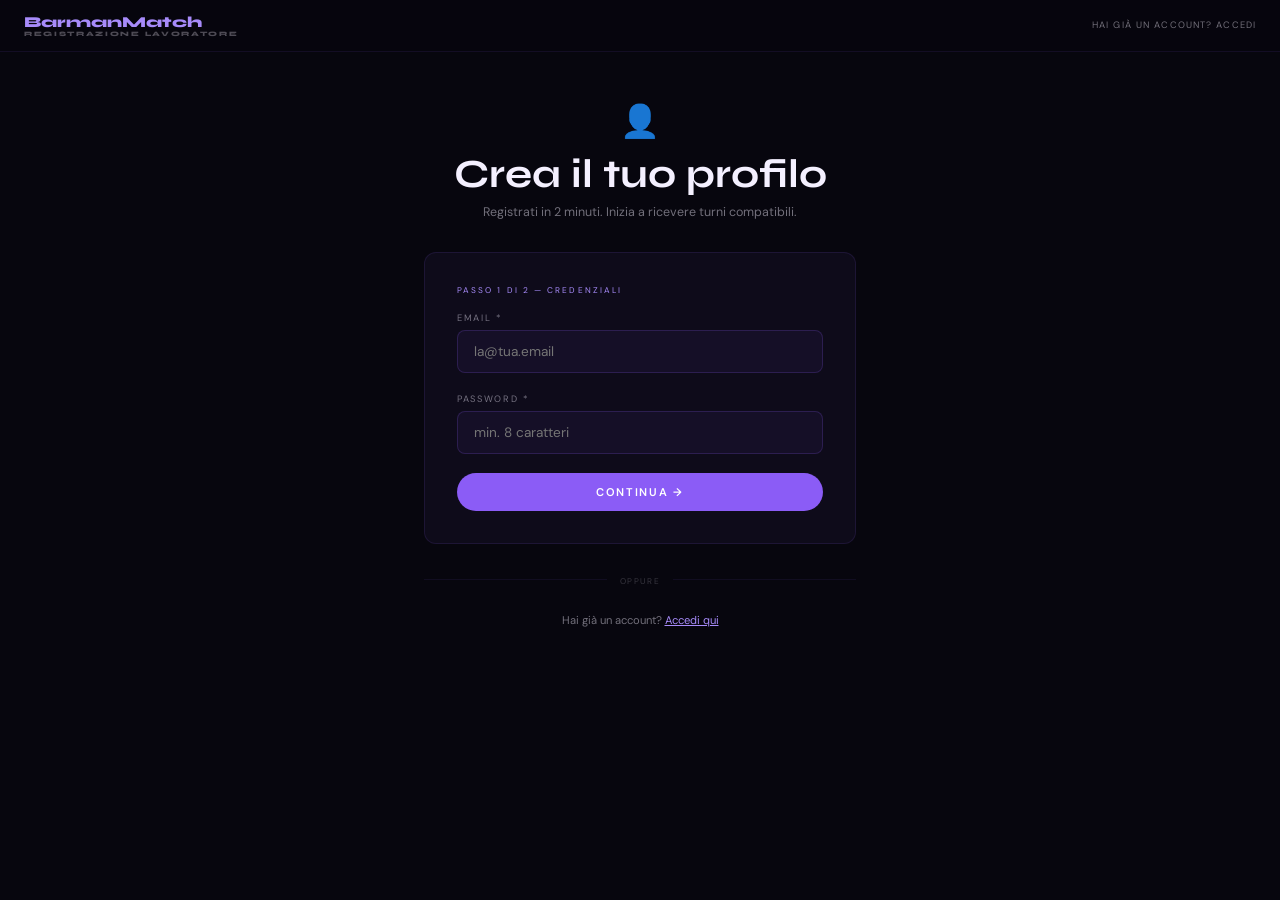
<file: BARMANMATCH_APP/frontend/worker/register.html>
<!DOCTYPE html>
<html lang="it">
<head>
<meta charset="UTF-8">
<meta name="viewport" content="width=device-width,initial-scale=1.0">
<title>Registrati come lavoratore — BarmanMatch</title>
<link rel="preconnect" href="https://fonts.googleapis.com">
<link href="https://fonts.googleapis.com/css2?family=Syne:wght@700;800&family=DM+Sans:wght@400;500;600&display=swap" rel="stylesheet">
<link rel="stylesheet" href="../shared/style.css">
</head>
<body>
<nav class="app-nav">
  <a href="../index.html" class="app-nav-brand">BarmanMatch<span>Registrazione Lavoratore</span></a>
  <div class="app-nav-right"><a href="login.html">Hai già un account? Accedi</a></div>
</nav>

<main class="page-sm">
  <div style="text-align:center;margin-bottom:2rem;">
    <div style="font-size:2rem;margin-bottom:.5rem;">👤</div>
    <h1>Crea il tuo profilo</h1>
    <p style="font-size:.78rem;color:var(--gr);margin-top:.4rem;">Registrati in 2 minuti. Inizia a ricevere turni compatibili.</p>
  </div>

  <div id="alert-box"></div>

  <div class="card">
    <form id="reg-form">
      <!-- STEP 1: Credenziali -->
      <div id="step-1">
        <div style="font-size:.52rem;letter-spacing:.25em;text-transform:uppercase;color:var(--vl);margin-bottom:1rem;">Passo 1 di 2 — Credenziali</div>
        <div class="form-group">
          <label>Email *</label>
          <input type="email" id="email" required placeholder="la@tua.email">
        </div>
        <div class="form-group">
          <label>Password *</label>
          <input type="password" id="password" required placeholder="min. 8 caratteri" minlength="8">
        </div>
        <button type="button" class="btn btn-primary btn-full" id="btn-step1" data-label="Continua →">Continua →</button>
      </div>

      <!-- STEP 2: Profilo -->
      <div id="step-2" style="display:none;">
        <div style="font-size:.52rem;letter-spacing:.25em;text-transform:uppercase;color:var(--vl);margin-bottom:1rem;">Passo 2 di 2 — Il tuo profilo</div>
        <div class="form-group">
          <label>Nome completo *</label>
          <input type="text" id="full_name" required placeholder="Mario Rossi">
        </div>
        <div class="form-row">
          <div class="form-group">
            <label>Telefono</label>
            <input type="text" id="phone" placeholder="+39 333 123 4567">
          </div>
          <div class="form-group">
            <label>Città *</label>
            <input type="text" id="city" required placeholder="Milano">
          </div>
        </div>
        <div class="form-group">
          <label>Ruoli (premi Invio per aggiungere) *</label>
          <div class="pills-wrap" id="roles-wrap">
            <input type="text" class="pills-input" id="roles-input" placeholder="bartender, cameriere, chef…">
          </div>
          <input type="hidden" id="roles-val">
        </div>
        <div class="form-group">
          <label>Competenze (premi Invio)</label>
          <div class="pills-wrap" id="skills-wrap">
            <input type="text" class="pills-input" id="skills-input" placeholder="cocktail, HACCP, wine service…">
          </div>
        </div>
        <div class="form-group">
          <label>Certificazioni (premi Invio)</label>
          <div class="pills-wrap" id="certs-wrap">
            <input type="text" class="pills-input" id="certs-input" placeholder="FIB, HACCP, Sommelier…">
          </div>
        </div>
        <div class="form-row">
          <div class="form-group">
            <label>Anni esperienza</label>
            <input type="number" id="years" placeholder="3" min="0" max="40">
          </div>
          <div class="form-group">
            <label>Tariffa minima (€/h)</label>
            <input type="number" id="rate" placeholder="12" min="0" step="0.5">
          </div>
        </div>
        <div class="form-group">
          <label>Presentazione breve</label>
          <textarea id="bio" placeholder="Racconta la tua esperienza in poche righe…"></textarea>
        </div>
        <button type="submit" class="btn btn-primary btn-full" id="btn-submit" data-label="Crea il mio profilo ✓">Crea il mio profilo ✓</button>
        <div style="text-align:center;margin-top:.8rem;">
          <button type="button" class="btn btn-outline btn-sm" onclick="showStep(1)">← Indietro</button>
        </div>
      </div>
    </form>
  </div>

  <div class="divider-label"><span>oppure</span></div>
  <p style="text-align:center;font-size:.7rem;color:var(--gr);">Hai già un account? <a href="login.html" style="color:var(--vl);">Accedi qui</a></p>
</main>

<script src="../shared/api.js"></script>
<script>
const pillsState = { roles: [], skills: [], certs: [] };

function makePills(wrapId, inputId, key) {
  const wrap = document.getElementById(wrapId);
  const inp  = document.getElementById(inputId);
  inp.addEventListener("keydown", e => {
    if (e.key !== "Enter" && e.key !== ",") return;
    e.preventDefault();
    const val = inp.value.trim();
    if (!val || pillsState[key].includes(val)) return;
    pillsState[key].push(val);
    inp.value = "";
    renderPills(wrapId, inputId, key);
  });
}

function renderPills(wrapId, inputId, key) {
  const wrap = document.getElementById(wrapId);
  const inp  = document.getElementById(inputId);
  wrap.innerHTML = "";
  pillsState[key].forEach(v => {
    const tag = document.createElement("span");
    tag.className = "pill-tag";
    tag.innerHTML = `${v}<button type="button" onclick="removePill('${wrapId}','${inputId}','${key}','${v}')">×</button>`;
    wrap.appendChild(tag);
  });
  wrap.appendChild(inp);
  inp.focus();
}

function removePill(wrapId, inputId, key, val) {
  pillsState[key] = pillsState[key].filter(v => v !== val);
  renderPills(wrapId, inputId, key);
}

function showStep(n) {
  document.getElementById("step-1").style.display = n === 1 ? "" : "none";
  document.getElementById("step-2").style.display = n === 2 ? "" : "none";
}

// Step 1 → 2
document.getElementById("btn-step1").addEventListener("click", () => {
  const email = document.getElementById("email").value.trim();
  const pass  = document.getElementById("password").value;
  if (!email || !pass || pass.length < 8) {
    showAlert("alert-box", "Inserisci email e password (min. 8 caratteri)");
    return;
  }
  showStep(2);
});

// Pills
makePills("roles-wrap",  "roles-input",  "roles");
makePills("skills-wrap", "skills-input", "skills");
makePills("certs-wrap",  "certs-input",  "certs");

// Submit
document.getElementById("reg-form").addEventListener("submit", async e => {
  e.preventDefault();
  if (pillsState.roles.length === 0) {
    showAlert("alert-box", "Aggiungi almeno un ruolo (es: bartender)");
    showStep(2);
    return;
  }

  const email = document.getElementById("email").value.trim();
  const pass  = document.getElementById("password").value;
  setLoading("btn-submit", true);

  try {
    // 1. Registra auth
    const authRes = await API.post("/api/auth/register", {
      email, password: pass, role: "worker"
    });

    // 2. Login per ottenere il token
    const loginRes = await API.post("/api/auth/login", {
      email, password: pass, role: "worker"
    });
    setSession(loginRes);

    // 3. Crea profilo
    await API.post("/api/workers/profile", {
      full_name:        document.getElementById("full_name").value.trim(),
      phone:            document.getElementById("phone").value.trim() || null,
      city:             document.getElementById("city").value.trim(),
      roles:            pillsState.roles,
      skills:           pillsState.skills,
      certifications:   pillsState.certs,
      years_experience: parseInt(document.getElementById("years").value) || 0,
      hourly_rate_min:  parseFloat(document.getElementById("rate").value) || null,
      bio:              document.getElementById("bio").value.trim() || null,
    });

    window.location.href = "dashboard.html";
  } catch (err) {
    showAlert("alert-box", err.message || "Errore durante la registrazione");
    setLoading("btn-submit", false);
  }
});
</script>
</body>
</html>
</file>
<file: BARMANMATCH_APP/frontend/shared/style.css>
:root{
  --v:#8B5CF6;--vl:#A78BFA;--vd:#6D28D9;
  --g:#C9A84C;--gl:#F0D78A;
  --t:#00E5B4;
  --red:#F87171;--green:#34D399;
  --bg:#07060E;--bg2:#0E0B1A;--bg3:#130F20;
  --w:#F4F0FF;--gr:rgba(244,240,255,.45);
  --r:12px;--rp:999px;
  --trans:.3s ease;
}
*{margin:0;padding:0;box-sizing:border-box;}
html{scroll-behavior:smooth;}
body{background:var(--bg);color:var(--w);font-family:'DM Sans',sans-serif;-webkit-font-smoothing:antialiased;min-height:100dvh;}

/* TYPOGRAPHY */
h1,h2,h3{font-family:'Syne',sans-serif;font-weight:700;}
h1{font-size:clamp(1.6rem,5vw,2.5rem);}
h2{font-size:clamp(1.2rem,3vw,1.8rem);}
h3{font-size:1rem;}

/* NAV */
.app-nav{position:sticky;top:0;z-index:100;background:rgba(7,6,14,.92);backdrop-filter:blur(20px);border-bottom:1px solid rgba(139,92,246,.1);padding:.8rem 1.5rem;display:flex;align-items:center;justify-content:space-between;}
.app-nav-brand{font-family:'Syne',sans-serif;font-weight:800;color:var(--vl);font-size:.95rem;text-decoration:none;}
.app-nav-brand span{display:block;font-size:.42rem;letter-spacing:.25em;text-transform:uppercase;color:rgba(244,240,255,.3);margin-top:-1px;}
.app-nav-right{display:flex;align-items:center;gap:1rem;}
.app-nav-right a,.app-nav-right button{font-size:.58rem;letter-spacing:.12em;text-transform:uppercase;color:var(--gr);text-decoration:none;background:none;border:none;cursor:pointer;transition:color var(--trans);}
.app-nav-right a:hover,.app-nav-right button:hover{color:var(--vl);}

/* LAYOUT */
.page{max-width:1100px;margin:0 auto;padding:2.5rem 1.5rem 5rem;}
.page-sm{max-width:480px;margin:0 auto;padding:3rem 1.5rem;}

/* CARD */
.card{background:var(--bg2);border:1px solid rgba(139,92,246,.12);border-radius:var(--r);padding:2rem;}
.card-sm{background:var(--bg2);border:1px solid rgba(139,92,246,.12);border-radius:var(--r);padding:1.4rem;}

/* FORM */
.form-group{margin-bottom:1.2rem;}
.form-group label{display:block;font-size:.58rem;letter-spacing:.18em;text-transform:uppercase;color:rgba(244,240,255,.45);margin-bottom:.4rem;}
input[type=text],input[type=email],input[type=password],input[type=number],input[type=date],input[type=time],select,textarea{
  width:100%;background:rgba(139,92,246,.06);border:1px solid rgba(139,92,246,.2);
  border-radius:8px;padding:.75rem 1rem;color:var(--w);font-family:'DM Sans',sans-serif;font-size:.85rem;
  outline:none;transition:border-color var(--trans);
}
input:focus,select:focus,textarea:focus{border-color:var(--vl);}
select option{background:var(--bg2);color:var(--w);}
textarea{resize:vertical;min-height:80px;}
.form-row{display:grid;grid-template-columns:1fr 1fr;gap:1rem;}
@media(max-width:500px){.form-row{grid-template-columns:1fr;}}

/* PILLS INPUT (tags) */
.pills-wrap{display:flex;flex-wrap:wrap;gap:.4rem;padding:.5rem;background:rgba(139,92,246,.04);border:1px solid rgba(139,92,246,.2);border-radius:8px;min-height:44px;}
.pill-tag{display:flex;align-items:center;gap:.3rem;background:rgba(139,92,246,.15);border:1px solid rgba(139,92,246,.25);border-radius:var(--rp);padding:.18rem .55rem;font-size:.65rem;color:var(--vl);}
.pill-tag button{background:none;border:none;color:rgba(167,139,250,.6);cursor:pointer;font-size:.7rem;line-height:1;padding:0;}
.pill-tag button:hover{color:var(--red);}
.pills-input{background:none;border:none;outline:none;color:var(--w);font-size:.78rem;min-width:120px;flex:1;}

/* BUTTONS */
.btn{display:inline-flex;align-items:center;justify-content:center;gap:.4rem;border:none;cursor:pointer;font-family:'DM Sans',sans-serif;font-weight:600;transition:all var(--trans);}
.btn-primary{background:var(--v);color:#fff;padding:.75rem 2rem;border-radius:var(--rp);font-size:.7rem;letter-spacing:.15em;text-transform:uppercase;}
.btn-primary:hover{background:var(--vl);}
.btn-primary:disabled{opacity:.4;cursor:not-allowed;}
.btn-outline{background:transparent;color:var(--vl);border:1px solid rgba(139,92,246,.3);padding:.65rem 1.5rem;border-radius:var(--rp);font-size:.65rem;letter-spacing:.12em;text-transform:uppercase;}
.btn-outline:hover{background:rgba(139,92,246,.08);}
.btn-gold{background:var(--g);color:#000;padding:.65rem 1.5rem;border-radius:var(--rp);font-size:.65rem;font-weight:700;letter-spacing:.12em;text-transform:uppercase;}
.btn-gold:hover{background:var(--gl);}
.btn-danger{background:rgba(248,113,113,.12);color:var(--red);border:1px solid rgba(248,113,113,.25);padding:.55rem 1.2rem;border-radius:var(--rp);font-size:.62rem;}
.btn-danger:hover{background:rgba(248,113,113,.2);}
.btn-sm{padding:.45rem 1rem;font-size:.58rem;}
.btn-full{width:100%;}

/* BADGES */
.badge{display:inline-flex;align-items:center;gap:.25rem;font-size:.42rem;letter-spacing:.15em;text-transform:uppercase;padding:.2rem .55rem;border-radius:var(--rp);}
.badge-green{background:rgba(52,211,153,.1);color:var(--green);border:1px solid rgba(52,211,153,.2);}
.badge-violet{background:rgba(139,92,246,.1);color:var(--vl);border:1px solid rgba(139,92,246,.2);}
.badge-gold{background:rgba(201,168,76,.1);color:var(--gl);border:1px solid rgba(201,168,76,.2);}
.badge-red{background:rgba(248,113,113,.1);color:var(--red);border:1px solid rgba(248,113,113,.2);}
.badge-teal{background:rgba(0,229,180,.1);color:var(--t);border:1px solid rgba(0,229,180,.2);}

/* STAT MINI */
.stat-row{display:flex;gap:.8rem;flex-wrap:wrap;}
.stat-mini{background:rgba(139,92,246,.05);border:1px solid rgba(139,92,246,.1);border-radius:8px;padding:.6rem 1rem;text-align:center;}
.stat-mini-n{font-family:'Syne',sans-serif;font-size:1.1rem;font-weight:700;color:var(--vl);}
.stat-mini-l{font-size:.42rem;letter-spacing:.12em;text-transform:uppercase;color:rgba(244,240,255,.3);}

/* SHIFT CARD */
.shift-card{background:var(--bg2);border:1px solid rgba(139,92,246,.1);border-radius:var(--r);padding:1.4rem;transition:all var(--trans);position:relative;}
.shift-card:hover{border-color:rgba(139,92,246,.25);transform:translateY(-2px);}
.shift-card.urgent::before{content:'URGENTE';position:absolute;top:.8rem;right:.8rem;font-size:.38rem;letter-spacing:.2em;background:rgba(201,168,76,.15);color:var(--gl);border:1px solid rgba(201,168,76,.25);padding:.18rem .55rem;border-radius:var(--rp);}
.shift-role{font-family:'Syne',sans-serif;font-size:1rem;font-weight:700;color:var(--vl);margin-bottom:.2rem;}
.shift-meta{font-size:.72rem;color:var(--gr);margin-bottom:.8rem;}
.shift-meta span{color:rgba(244,240,255,.6);}
.shift-rate{font-family:'Syne',sans-serif;font-size:1.3rem;font-weight:800;color:var(--gl);}
.shift-rate small{font-size:.65rem;color:var(--gr);font-weight:400;}
.shift-score{display:flex;align-items:center;gap:.4rem;font-size:.68rem;color:rgba(167,139,250,.7);}
.score-bar{height:4px;background:rgba(255,255,255,.06);border-radius:2px;overflow:hidden;flex:1;}
.score-fill{height:100%;background:linear-gradient(90deg,var(--v),var(--vl));border-radius:2px;}
.shift-actions{display:flex;gap:.6rem;margin-top:1rem;flex-wrap:wrap;}

/* ALERT */
.alert{padding:.8rem 1.2rem;border-radius:8px;font-size:.78rem;margin-bottom:1rem;}
.alert-error{background:rgba(248,113,113,.08);border:1px solid rgba(248,113,113,.2);color:var(--red);}
.alert-success{background:rgba(52,211,153,.08);border:1px solid rgba(52,211,153,.2);color:var(--green);}
.alert-info{background:rgba(139,92,246,.08);border:1px solid rgba(139,92,246,.2);color:var(--vl);}

/* TABS */
.tabs{display:flex;gap:.5rem;margin-bottom:1.5rem;border-bottom:1px solid rgba(139,92,246,.1);padding-bottom:.5rem;}
.tab{background:none;border:none;font-family:'DM Sans',sans-serif;font-size:.62rem;letter-spacing:.15em;text-transform:uppercase;color:rgba(244,240,255,.35);cursor:pointer;padding:.4rem .8rem;border-radius:6px;transition:all var(--trans);}
.tab.active{color:var(--vl);background:rgba(139,92,246,.1);}

/* EMPTY STATE */
.empty{text-align:center;padding:3rem 1rem;color:rgba(244,240,255,.25);}
.empty-ico{font-size:2.5rem;margin-bottom:.6rem;}
.empty-text{font-size:.78rem;}

/* MODAL */
.modal-overlay{position:fixed;inset:0;background:rgba(0,0,0,.7);backdrop-filter:blur(8px);z-index:500;display:flex;align-items:center;justify-content:center;padding:1rem;}
.modal-overlay.hidden{display:none;}
.modal{background:var(--bg2);border:1px solid rgba(139,92,246,.2);border-radius:var(--r);padding:2rem;max-width:480px;width:100%;max-height:85dvh;overflow-y:auto;}
.modal h3{color:var(--vl);margin-bottom:1rem;}
.modal-close{position:absolute;top:1rem;right:1rem;background:none;border:none;color:rgba(244,240,255,.4);font-size:1.2rem;cursor:pointer;}

/* SPINNER */
.spinner{display:inline-block;width:20px;height:20px;border:2px solid rgba(139,92,246,.2);border-top-color:var(--vl);border-radius:50%;animation:spin .7s linear infinite;}
@keyframes spin{to{transform:rotate(360deg)}}

/* DIVIDER */
.divider{border:none;border-top:1px solid rgba(139,92,246,.08);margin:1.5rem 0;}
.divider-label{text-align:center;position:relative;margin:1.5rem 0;}
.divider-label::before{content:'';position:absolute;top:50%;left:0;right:0;border-top:1px solid rgba(139,92,246,.08);}
.divider-label span{position:relative;background:var(--bg);padding:0 .8rem;font-size:.52rem;letter-spacing:.2em;text-transform:uppercase;color:rgba(244,240,255,.2);}

/* STARS */
.stars{display:flex;gap:.2rem;}
.star{font-size:1.1rem;cursor:pointer;transition:transform .2s;}
.star:hover{transform:scale(1.2);}
.star.active{color:#F59E0B;}
.star.inactive{color:rgba(255,255,255,.15);}

/* CONTRACT BOX */
.contract-box{background:rgba(139,92,246,.04);border:1px solid rgba(139,92,246,.15);border-radius:8px;padding:1.2rem;font-size:.72rem;color:var(--gr);line-height:1.8;}
.contract-box h4{color:var(--vl);font-size:.82rem;margin-bottom:.5rem;}
.contract-accept{display:flex;align-items:flex-start;gap:.6rem;margin-top:1rem;font-size:.72rem;color:var(--gr);}
.contract-accept input[type=checkbox]{width:16px;height:16px;flex-shrink:0;margin-top:2px;accent-color:var(--vl);}

/* LOADER PAGE */
.page-loader{display:flex;align-items:center;justify-content:center;min-height:60dvh;flex-direction:column;gap:1rem;}
.page-loader p{font-size:.72rem;color:var(--gr);}

/* RESPONSIVE */
@media(max-width:600px){
  .page{padding:1.5rem 1rem 5rem;}
  .card{padding:1.2rem;}
  .form-row{grid-template-columns:1fr;}
}
</file>
